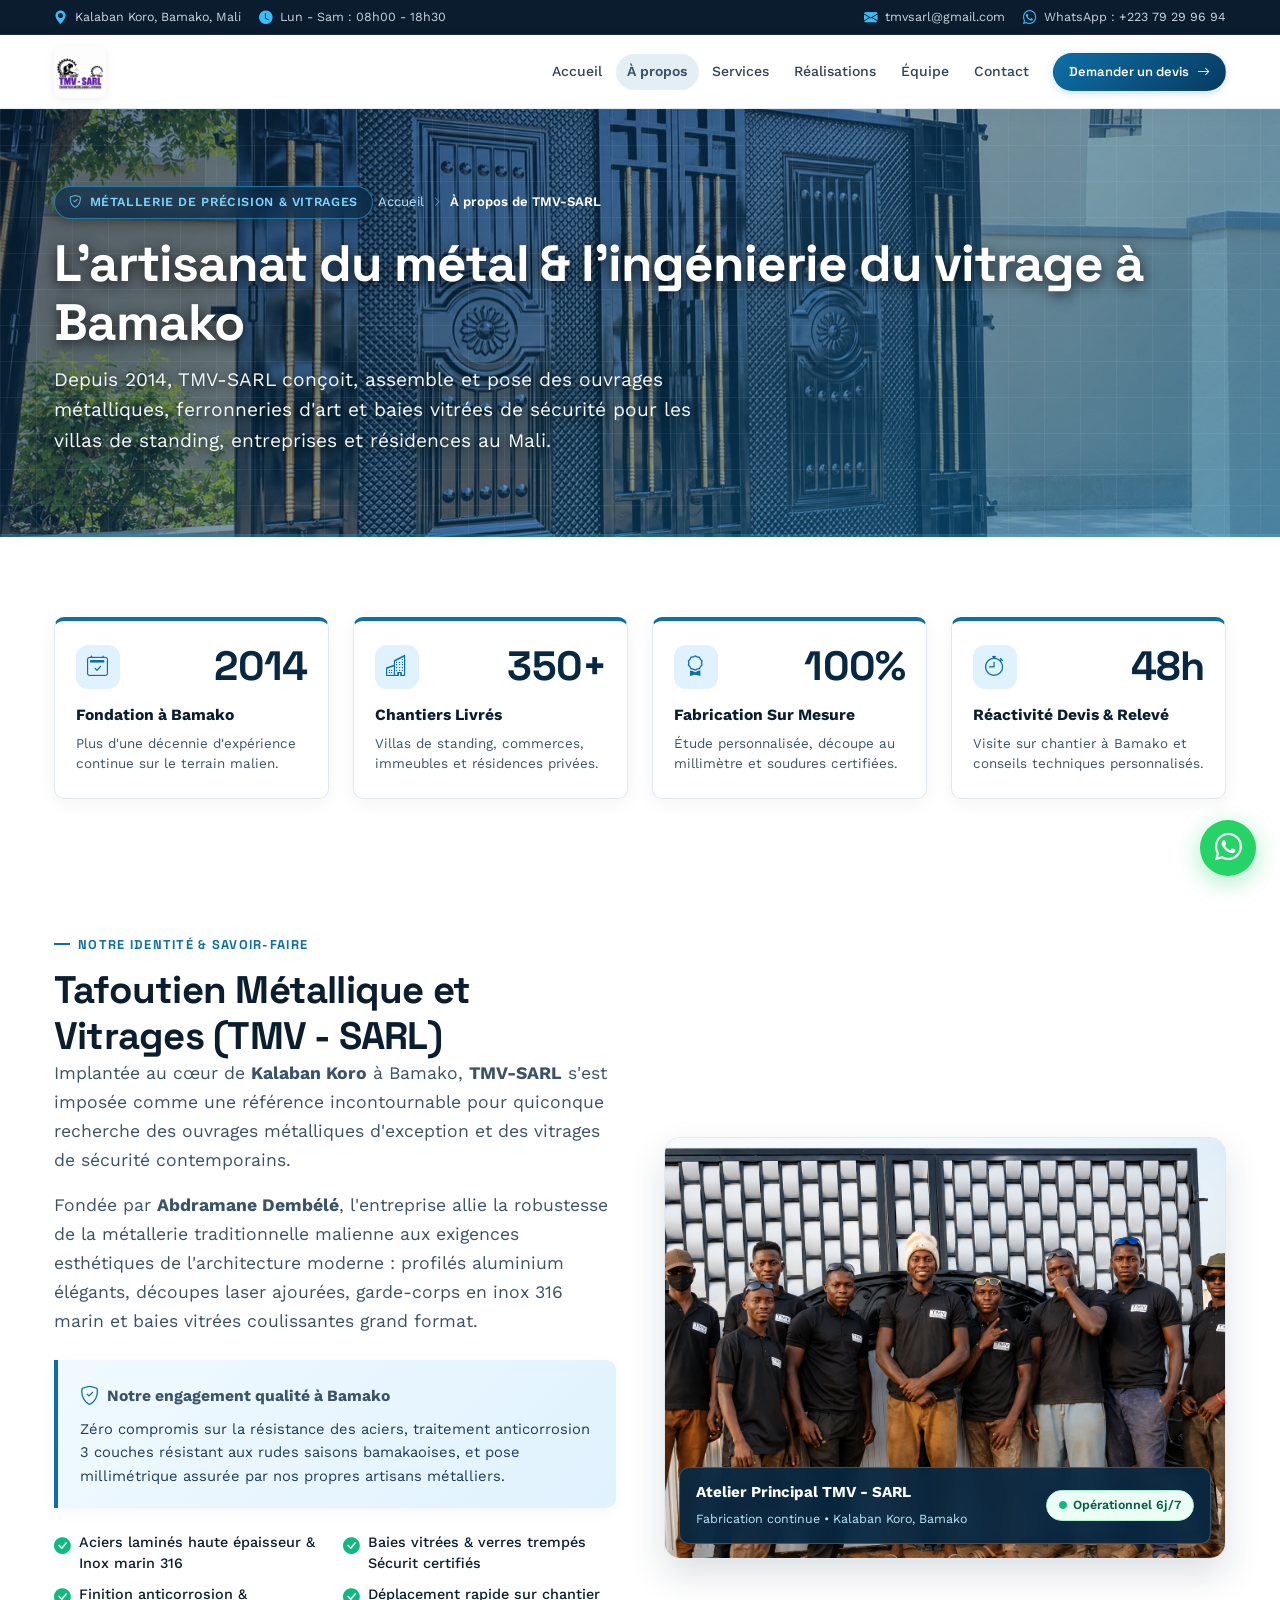
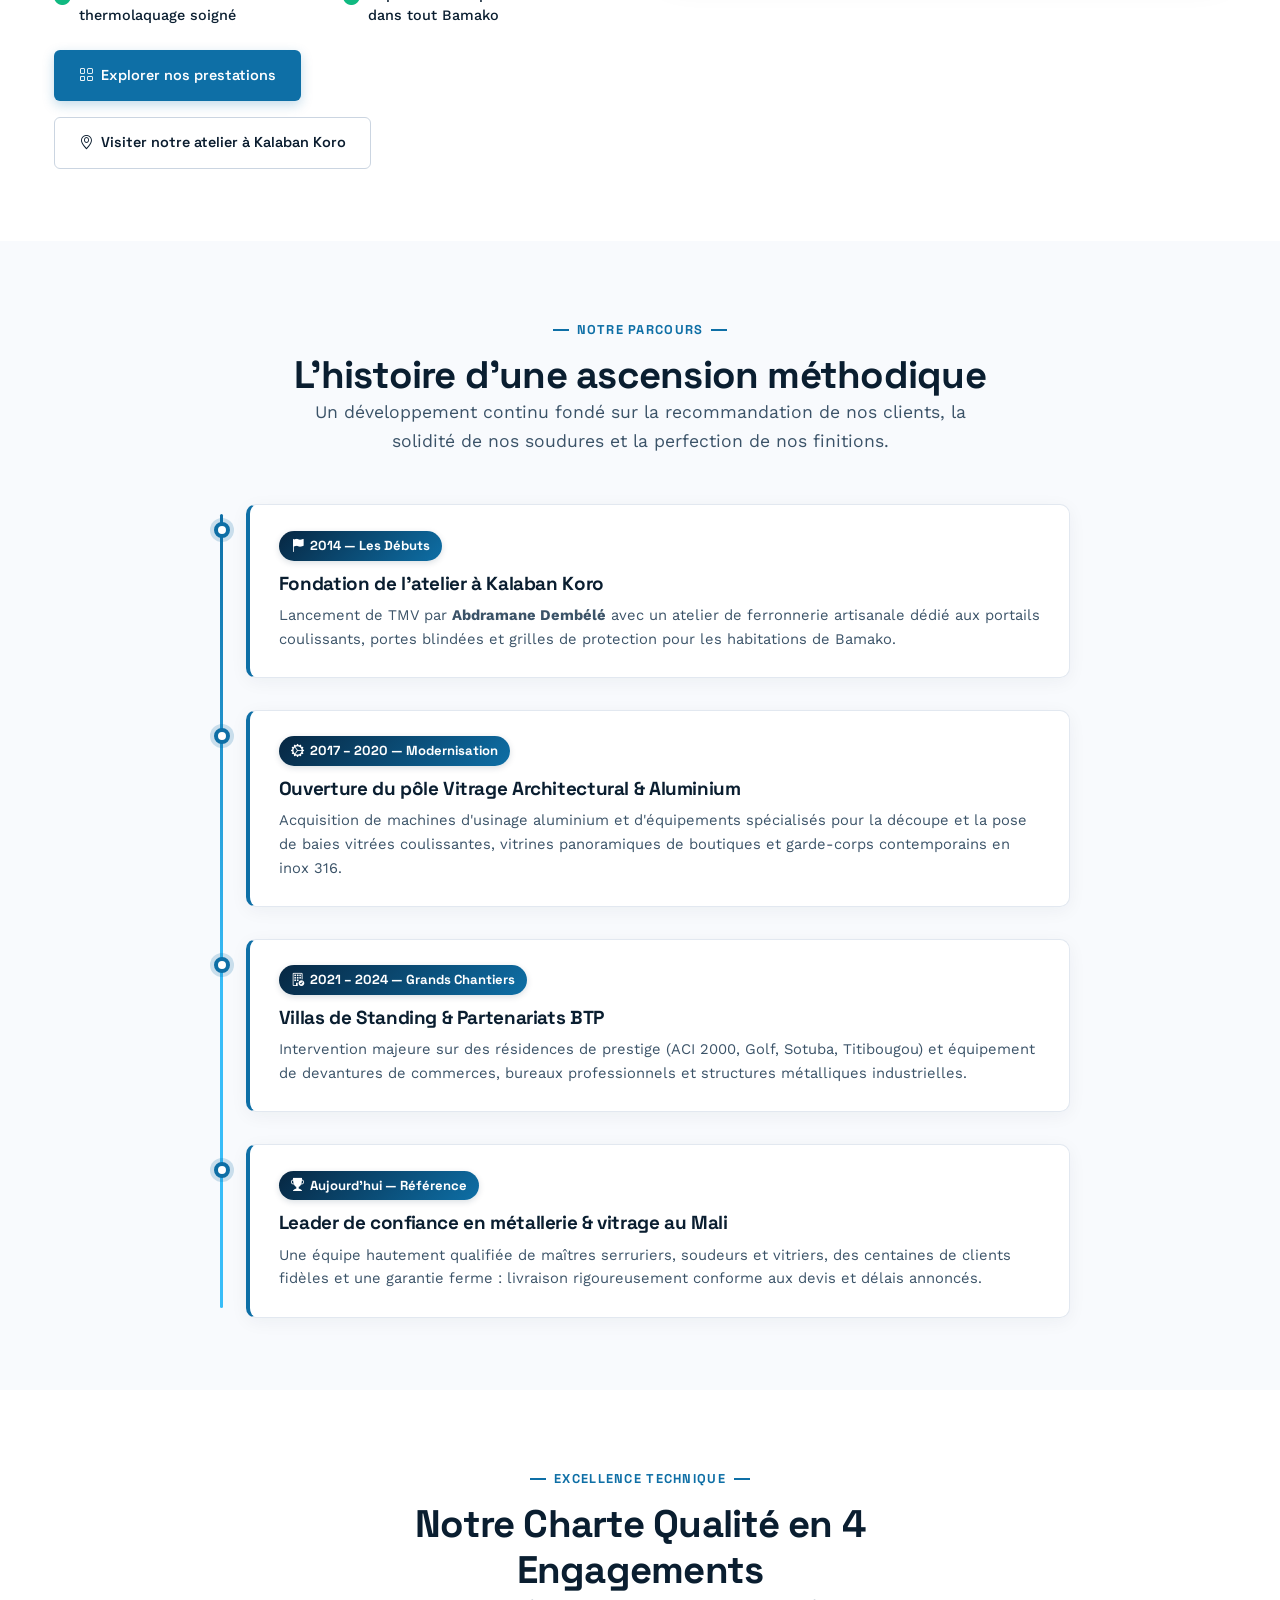
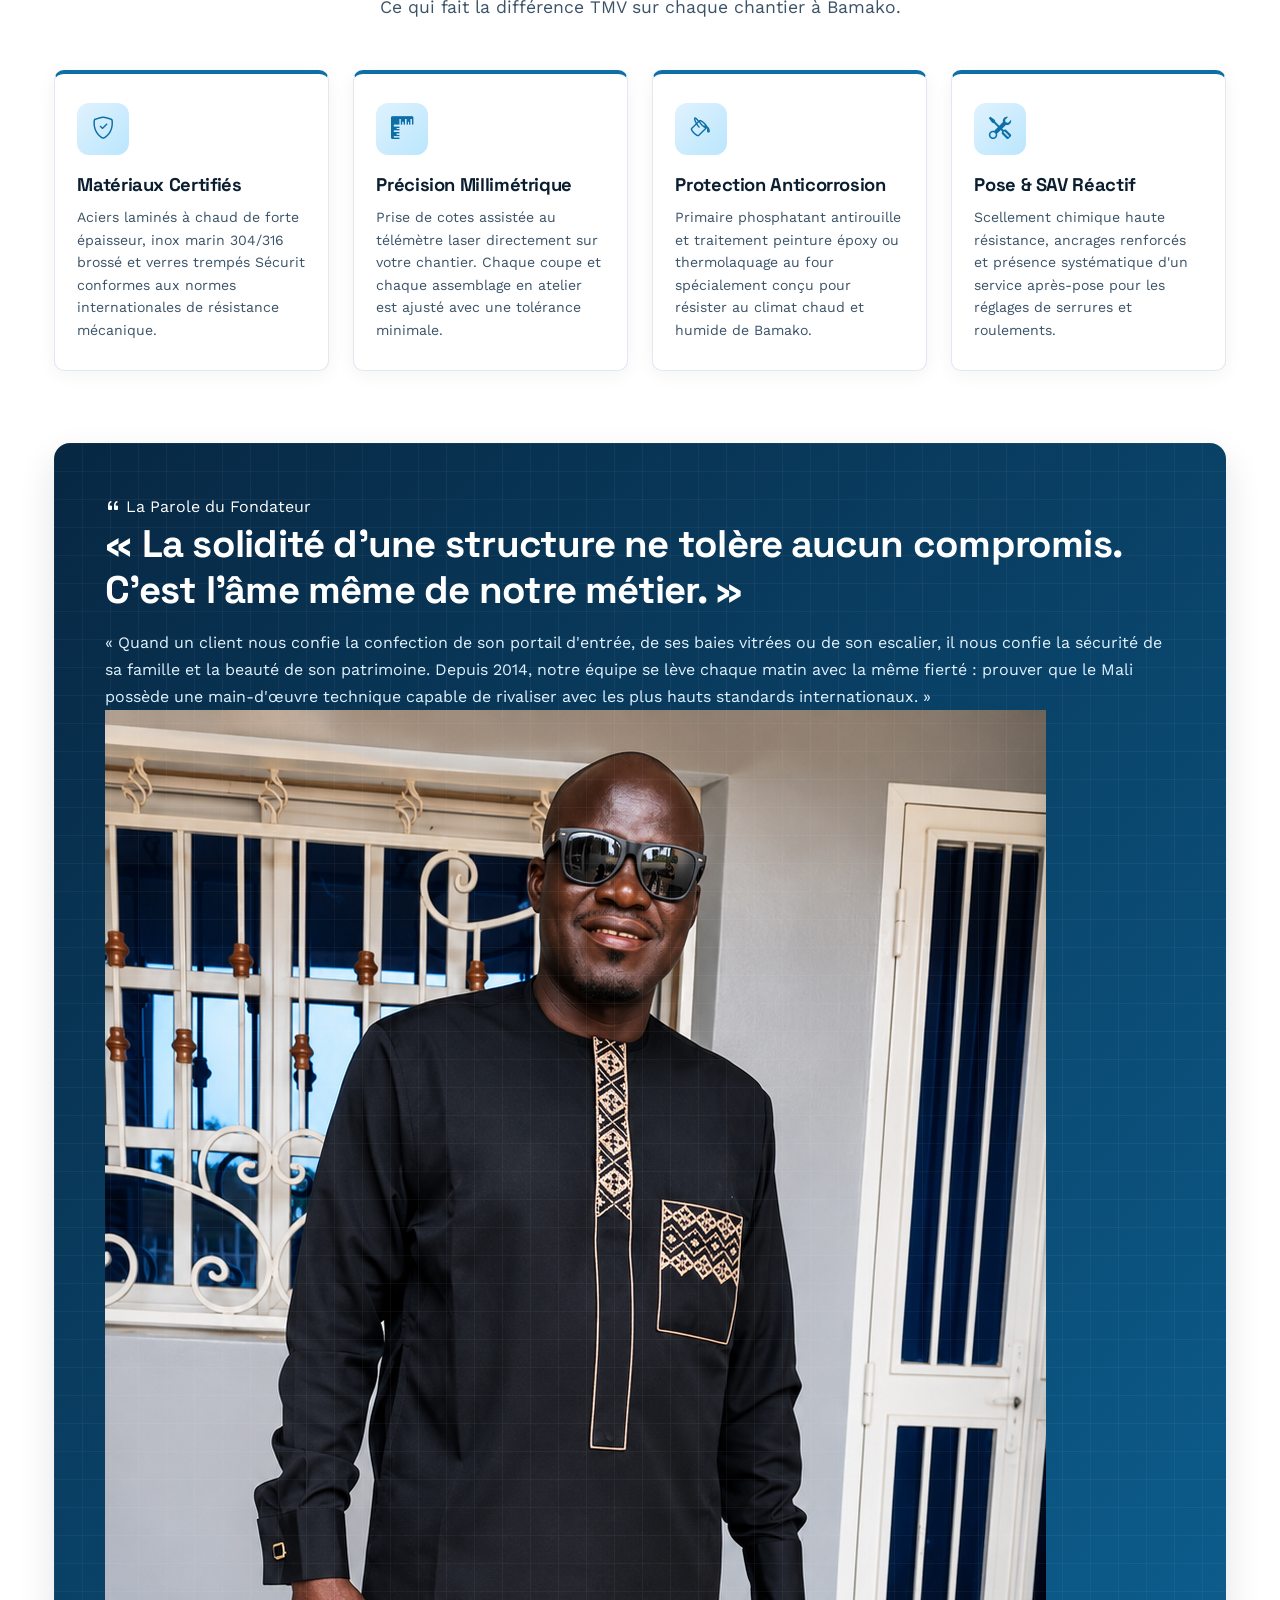
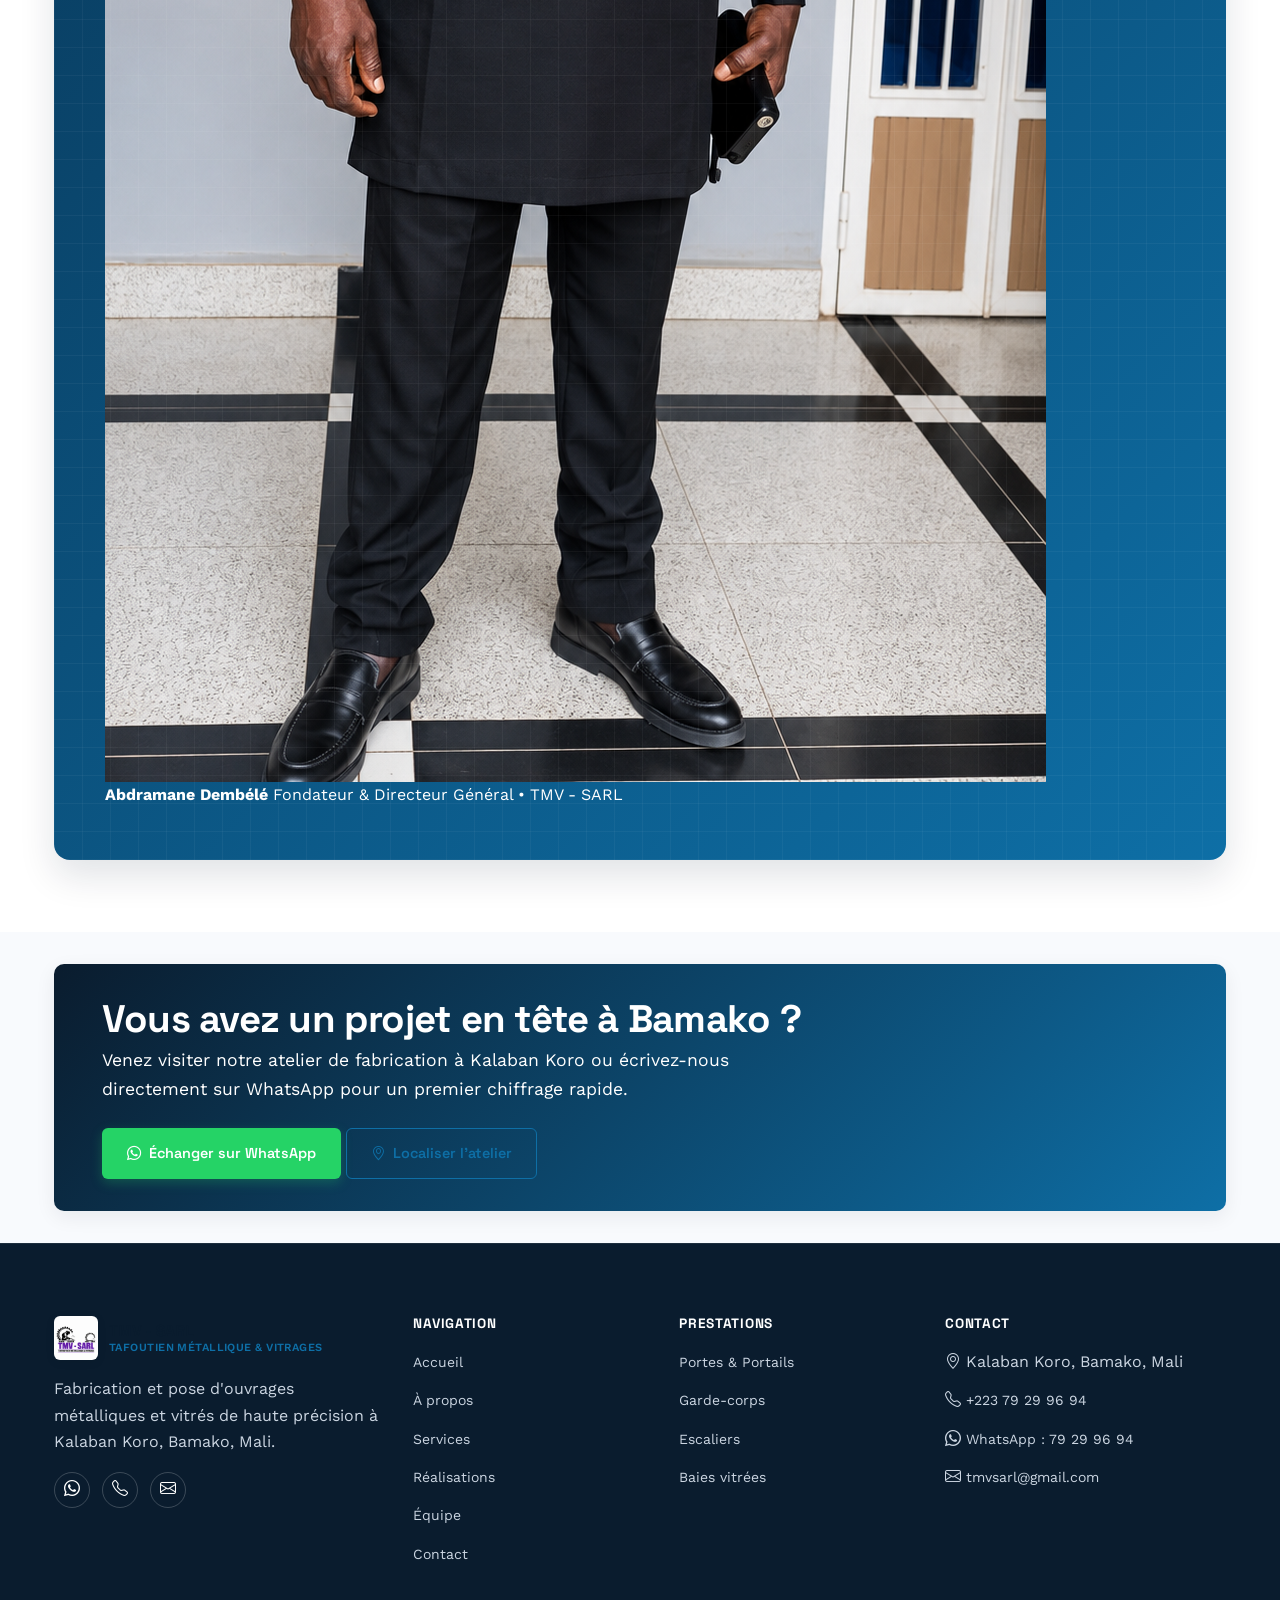
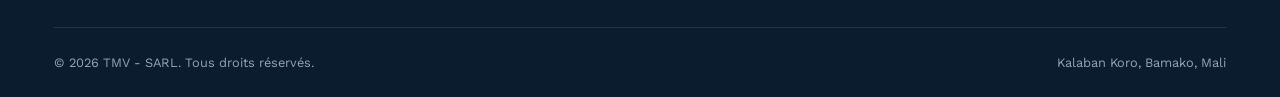
<file: a-propos.html>
<!DOCTYPE html>
<html lang="fr">
<head>
  <meta charset="UTF-8" />
  <meta name="viewport" content="width=device-width, initial-scale=1.0" />
  <title>À propos de TMV-SARL | Métallerie &amp; Vitrages Bamako</title>
  <meta name="description" content="Découvrez l'histoire, la mission, la vision et les engagements qualité de TMV-SARL, entreprise de métallerie et vitrage à Kalaban Koro, Bamako, Mali." />
  <meta name="keywords" content="histoire TMV SARL, métallerie Bamako, vitrage Kalaban Koro, Abdramane Dembélé Mali" />
  <link rel="preconnect" href="https://fonts.googleapis.com" />
  <link rel="preconnect" href="https://fonts.gstatic.com" crossorigin />
  <link href="https://fonts.googleapis.com/css2?family=Space+Grotesk:wght@500;600;700&family=Work+Sans:wght@400;500;600;700&display=swap" rel="stylesheet" />
  <link rel="icon" type="image/png" href="images/logo/logo.png" />
  <link rel="stylesheet" href="https://cdn.jsdelivr.net/npm/bootstrap-icons@1.11.3/font/bootstrap-icons.css" />
  <link rel="stylesheet" href="css/style.css" />
</head>
<body>

  <!-- ============ TOP BAR CORPORATE ============ -->
  <aside class="top-bar">
    <div class="container top-bar-wrap">
      <div style="display:flex;gap:18px;align-items:center;flex-wrap:wrap;">
        <span class="top-bar-item"><i class="bi bi-geo-alt-fill"></i> Kalaban Koro, Bamako, Mali</span>
        <span class="top-bar-item"><i class="bi bi-clock-fill"></i> Lun - Sam : 08h00 - 18h30</span>
      </div>
      <div style="display:flex;gap:18px;align-items:center;flex-wrap:wrap;">
        <span class="top-bar-item"><i class="bi bi-envelope-fill"></i> <a href="mailto:tmvsarl@gmail.com">tmvsarl@gmail.com</a></span>
        <span class="top-bar-item"><i class="bi bi-whatsapp"></i> <a href="https://wa.me/22379299694" target="_blank" rel="noopener">WhatsApp : +223 79 29 96 94</a></span>
      </div>
    </div>
  </aside>

  <header class="site-header">
    <div class="container nav-wrap">
      <a href="index.html" class="brand" aria-label="TMV - SARL Accueil">
        <img src="images/logo/logo.png" alt="Logo TMV - SARL" class="brand-logo" />
      </a>

      <div class="nav-primary">
        <nav class="nav-links" id="mainNav" aria-label="Navigation principale">
          <a href="index.html">Accueil</a>
          <a href="a-propos.html" aria-current="page">À propos</a>
          <a href="services.html">Services</a>
          <a href="realisations.html">Réalisations</a>
          <a href="equipe.html">Équipe</a>
          <a href="contact.html">Contact</a>

          <!-- Actions tiroir mobile -->
          <div class="nav-drawer-cta" style="display:none;">
            <a href="index.html#devis" class="btn btn-primary btn-block">
              <i class="bi bi-file-earmark-text"></i> Demander un devis gratuit
            </a>
            <a href="tel:+22379299694" class="btn btn-outline-dark btn-block">
              <i class="bi bi-telephone-fill"></i> Appeler : +223 79 29 96 94
            </a>
            <a href="https://wa.me/22379299694?text=Bonjour%20TMV,%20je%20souhaite%20un%20devis." target="_blank" rel="noopener" class="btn btn-whatsapp btn-block">
              <i class="bi bi-whatsapp"></i> Échanger sur WhatsApp
            </a>
          </div>
        </nav>
        <div class="nav-cta">
          <a href="index.html#devis" class="btn btn-primary">
            Demander un devis <i class="bi bi-arrow-right"></i>
          </a>
        </div>
        <button class="nav-toggle" aria-label="Ouvrir le menu" aria-expanded="false">
          <span></span><span></span><span></span>
        </button>
      </div>
    </div>
  </header>

  <main>
    <!-- ============ BANNIÈRE DE PAGE CORPORATE ============ -->
    <section class="page-banner">
      <div class="container">
        <span class="page-banner-badge"><i class="bi bi-shield-check"></i> Métallerie de Précision &amp; Vitrages</span>
        <p class="breadcrumb">
          <a href="index.html">Accueil</a> 
          <i class="bi bi-chevron-right" style="font-size:0.65rem;opacity:0.7;"></i> 
          <span class="current">À propos de TMV-SARL</span>
        </p>
        <h1>L'artisanat du métal &amp; l'ingénierie du vitrage à Bamako</h1>
        <p class="lede">Depuis 2014, TMV-SARL conçoit, assemble et pose des ouvrages métalliques, ferronneries d'art et baies vitrées de sécurité pour les villas de standing, entreprises et résidences au Mali.</p>
      </div>
    </section>

    <!-- ============ CHIFFRES CLÉS D'IMPACT ============ -->
    <section style="padding-top:var(--space-6);padding-bottom:var(--space-4);">
      <div class="container">
        <div class="stat-grid-corporate reveal">
          <div class="stat-card-corporate">
            <div class="stat-card-top">
              <span class="stat-icon"><i class="bi bi-calendar2-check"></i></span>
              <span class="stat-num">2014</span>
            </div>
            <strong>Fondation à Bamako</strong>
            <p>Plus d'une décennie d'expérience continue sur le terrain malien.</p>
          </div>
          <div class="stat-card-corporate">
            <div class="stat-card-top">
              <span class="stat-icon"><i class="bi bi-buildings"></i></span>
              <span class="stat-num">350+</span>
            </div>
            <strong>Chantiers Livrés</strong>
            <p>Villas de standing, commerces, immeubles et résidences privées.</p>
          </div>
          <div class="stat-card-corporate">
            <div class="stat-card-top">
              <span class="stat-icon"><i class="bi bi-award"></i></span>
              <span class="stat-num">100%</span>
            </div>
            <strong>Fabrication Sur Mesure</strong>
            <p>Étude personnalisée, découpe au millimètre et soudures certifiées.</p>
          </div>
          <div class="stat-card-corporate">
            <div class="stat-card-top">
              <span class="stat-icon"><i class="bi bi-stopwatch"></i></span>
              <span class="stat-num">48h</span>
            </div>
            <strong>Réactivité Devis &amp; Relevé</strong>
            <p>Visite sur chantier à Bamako et conseils techniques personnalisés.</p>
          </div>
        </div>
      </div>
    </section>

    <!-- ============ PRÉSENTATION & IDENTITÉ DE L'ENTREPRISE ============ -->
    <section>
      <div class="container split reveal">
        <div>
          <span class="eyebrow">Notre Identité &amp; Savoir-Faire</span>
          <h2>Tafoutien Métallique et Vitrages (TMV - SARL)</h2>
          <p class="lede">Implantée au cœur de <strong>Kalaban Koro</strong> à Bamako, <strong>TMV-SARL</strong> s'est imposée comme une référence incontournable pour quiconque recherche des ouvrages métalliques d'exception et des vitrages de sécurité contemporains.</p>
          <p class="lede" style="margin-top:var(--space-3);">Fondée par <strong>Abdramane Dembélé</strong>, l'entreprise allie la robustesse de la métallerie traditionnelle malienne aux exigences esthétiques de l'architecture moderne : profilés aluminium élégants, découpes laser ajourées, garde-corps en inox 316 marin et baies vitrées coulissantes grand format.</p>
          
          <div class="about-highlight-box">
            <div class="about-highlight-header">
              <i class="bi bi-shield-check"></i>
              <strong>Notre engagement qualité à Bamako</strong>
            </div>
            <p>Zéro compromis sur la résistance des aciers, traitement anticorrosion 3 couches résistant aux rudes saisons bamakaoises, et pose millimétrique assurée par nos propres artisans métalliers.</p>
          </div>

          <ul class="about-check-list">
            <li><i class="bi bi-check-circle-fill"></i> Aciers laminés haute épaisseur &amp; Inox marin 316</li>
            <li><i class="bi bi-check-circle-fill"></i> Baies vitrées &amp; verres trempés Sécurit certifiés</li>
            <li><i class="bi bi-check-circle-fill"></i> Finition anticorrosion &amp; thermolaquage soigné</li>
            <li><i class="bi bi-check-circle-fill"></i> Déplacement rapide sur chantier dans tout Bamako</li>
          </ul>

          <div class="about-actions">
            <a href="services.html" class="btn btn-primary">
              <i class="bi bi-grid"></i> Explorer nos prestations
            </a>
            <a href="contact.html" class="btn btn-outline-dark">
              <i class="bi bi-geo-alt"></i> Visiter notre atelier à Kalaban Koro
            </a>
          </div>
        </div>

        <div class="split-media">
          <div class="about-media-card">
            <img src="images/equipe/equipe.jpg" alt="L'atelier TMV à Kalaban Koro, Bamako" />
            <div class="about-media-badge">
              <div class="about-media-info">
                <strong>Atelier Principal TMV - SARL</strong>
                <span>Fabrication continue • Kalaban Koro, Bamako</span>
              </div>
              <span class="workshop-badge-pill"><i class="bi bi-circle-fill" style="font-size:0.5rem;color:#10B981;"></i> Opérationnel 6j/7</span>
            </div>
          </div>
        </div>
      </div>
    </section>

    <!-- ============ HISTORIQUE & DÉVELOPPEMENT MÉTHODIQUE ============ -->
    <section id="histoire" class="bg-soft">
      <div class="container">
        <div class="section-head center reveal">
          <span class="eyebrow">Notre Parcours</span>
          <h2>L'histoire d'une ascension méthodique</h2>
          <p class="lede" style="margin-inline:auto;">Un développement continu fondé sur la recommandation de nos clients, la solidité de nos soudures et la perfection de nos finitions.</p>
        </div>

        <div class="timeline-corporate reveal">
          <div class="timeline-node">
            <div class="timeline-card">
              <span class="timeline-date-pill"><i class="bi bi-flag-fill"></i> 2014 — Les Débuts</span>
              <h3>Fondation de l'atelier à Kalaban Koro</h3>
              <p>Lancement de TMV par <strong>Abdramane Dembélé</strong> avec un atelier de ferronnerie artisanale dédié aux portails coulissants, portes blindées et grilles de protection pour les habitations de Bamako.</p>
            </div>
          </div>

          <div class="timeline-node">
            <div class="timeline-card">
              <span class="timeline-date-pill"><i class="bi bi-gear-wide-connected"></i> 2017 – 2020 — Modernisation</span>
              <h3>Ouverture du pôle Vitrage Architectural &amp; Aluminium</h3>
              <p>Acquisition de machines d'usinage aluminium et d'équipements spécialisés pour la découpe et la pose de baies vitrées coulissantes, vitrines panoramiques de boutiques et garde-corps contemporains en inox 316.</p>
            </div>
          </div>

          <div class="timeline-node">
            <div class="timeline-card">
              <span class="timeline-date-pill"><i class="bi bi-building-check"></i> 2021 – 2024 — Grands Chantiers</span>
              <h3>Villas de Standing &amp; Partenariats BTP</h3>
              <p>Intervention majeure sur des résidences de prestige (ACI 2000, Golf, Sotuba, Titibougou) et équipement de devantures de commerces, bureaux professionnels et structures métalliques industrielles.</p>
            </div>
          </div>

          <div class="timeline-node">
            <div class="timeline-card">
              <span class="timeline-date-pill"><i class="bi bi-trophy-fill"></i> Aujourd'hui — Référence</span>
              <h3>Leader de confiance en métallerie &amp; vitrage au Mali</h3>
              <p>Une équipe hautement qualifiée de maîtres serruriers, soudeurs et vitriers, des centaines de clients fidèles et une garantie ferme : livraison rigoureusement conforme aux devis et délais annoncés.</p>
            </div>
          </div>
        </div>
      </div>
    </section>

    <!-- ============ LES 4 PILIERS DE LA CHARTE QUALITÉ TMV ============ -->
    <section class="quality-section">
      <div class="container">
        <div class="section-head center reveal">
          <span class="eyebrow">Excellence Technique</span>
          <h2>Notre Charte Qualité en 4 Engagements</h2>
          <p class="lede" style="margin-inline:auto;">Ce qui fait la différence TMV sur chaque chantier à Bamako.</p>
        </div>

        <div class="quality-grid reveal">
          <div class="value-card">
            <div class="card-icon"><i class="bi bi-shield-check"></i></div>
            <div class="value-card-body">
              <h3>Matériaux Certifiés</h3>
              <p>Aciers laminés à chaud de forte épaisseur, inox marin 304/316 brossé et verres trempés Sécurit conformes aux normes internationales de résistance mécanique.</p>
            </div>
          </div>

          <div class="value-card">
            <div class="card-icon"><i class="bi bi-rulers"></i></div>
            <div class="value-card-body">
              <h3>Précision Millimétrique</h3>
              <p>Prise de cotes assistée au télémètre laser directement sur votre chantier. Chaque coupe et chaque assemblage en atelier est ajusté avec une tolérance minimale.</p>
            </div>
          </div>

          <div class="value-card">
            <div class="card-icon"><i class="bi bi-paint-bucket"></i></div>
            <div class="value-card-body">
              <h3>Protection Anticorrosion</h3>
              <p>Primaire phosphatant antirouille et traitement peinture époxy ou thermolaquage au four spécialement conçu pour résister au climat chaud et humide de Bamako.</p>
            </div>
          </div>

          <div class="value-card">
            <div class="card-icon"><i class="bi bi-tools"></i></div>
            <div class="value-card-body">
              <h3>Pose &amp; SAV Réactif</h3>
              <p>Scellement chimique haute résistance, ancrages renforcés et présence systématique d'un service après-pose pour les réglages de serrures et roulements.</p>
            </div>
          </div>
        </div>
      </div>
    </section>

    <!-- ============ MANIFESTE DE LA DIRECTION ============ -->
    <section style="padding-top:0;">
      <div class="container">
        <div class="manifesto-box reveal">
          <div class="manifesto-inner">
            <span class="manifesto-badge">
              <i class="bi bi-quote"></i> La Parole du Fondateur
            </span>
            <h2>« La solidité d'une structure ne tolère aucun compromis. C'est l'âme même de notre métier. »</h2>
            <p>
              « Quand un client nous confie la confection de son portail d'entrée, de ses baies vitrées ou de son escalier, il nous confie la sécurité de sa famille et la beauté de son patrimoine. Depuis 2014, notre équipe se lève chaque matin avec la même fierté : prouver que le Mali possède une main-d'œuvre technique capable de rivaliser avec les plus hauts standards internationaux. »
            </p>
            <div class="manifesto-founder">
              <img src="images/dg.jpg" alt="Abdramane Dembélé — Fondateur TMV-SARL" class="founder-avatar" />
              <div class="founder-info">
                <strong>Abdramane Dembélé</strong>
                <span>Fondateur &amp; Directeur Général • TMV - SARL</span>
              </div>
            </div>
          </div>
        </div>
      </div>
    </section>

    <!-- ============ CTA BANNER ATELIER ============ -->
    <section class="section-tight bg-soft">
      <div class="container">
        <div class="cta-band reveal">
          <div>
            <h2>Vous avez un projet en tête à Bamako ?</h2>
            <p class="lede" style="color:var(--steel-200);margin-bottom:0;">Venez visiter notre atelier de fabrication à Kalaban Koro ou écrivez-nous directement sur WhatsApp pour un premier chiffrage rapide.</p>
          </div>
          <div class="cta-band-actions">
            <a href="https://wa.me/22379299694?text=Bonjour%20TMV,%20je%20souhaite%20un%20devis%20ou%20visiter%20votre%20atelier." target="_blank" rel="noopener" class="btn btn-whatsapp">
              <i class="bi bi-whatsapp"></i> Échanger sur WhatsApp
            </a>
            <a href="contact.html" class="btn btn-outline">
              <i class="bi bi-geo-alt"></i> Localiser l'atelier
            </a>
          </div>
        </div>
      </div>
    </section>
  </main>

  <footer class="site-footer">
    <div class="container">
      <div class="footer-grid">
        <div class="footer-brand">
          <a href="index.html" class="brand" style="margin-bottom:var(--space-3);display:flex;">
            <img src="images/logo/logo.png" alt="Logo TMV - SARL" class="brand-logo" />
            <span class="brand-text"><strong>TMV - SARL</strong><span>Tafoutien Métallique &amp; Vitrages</span></span>
          </a>
          <p>Fabrication et pose d'ouvrages métalliques et vitrés de haute précision à Kalaban Koro, Bamako, Mali.</p>
          <div class="social-row" aria-label="Réseaux sociaux">
            <a href="https://wa.me/22379299694" target="_blank" rel="noopener" aria-label="WhatsApp"><i class="bi bi-whatsapp"></i></a>
            <a href="tel:+22379299694" aria-label="Téléphone"><i class="bi bi-telephone"></i></a>
            <a href="mailto:tmvsarl@gmail.com" aria-label="Email"><i class="bi bi-envelope"></i></a>
          </div>
        </div>
        <div>
          <h4>Navigation</h4>
          <ul class="footer-links">
            <li><a href="index.html">Accueil</a></li>
            <li><a href="a-propos.html">À propos</a></li>
            <li><a href="services.html">Services</a></li>
            <li><a href="realisations.html">Réalisations</a></li>
            <li><a href="equipe.html">Équipe</a></li>
            <li><a href="contact.html">Contact</a></li>
          </ul>
        </div>
        <div>
          <h4>Prestations</h4>
          <ul class="footer-links">
            <li><a href="services.html#portes">Portes &amp; Portails</a></li>
            <li><a href="services.html#garde-corps">Garde-corps</a></li>
            <li><a href="services.html#escaliers">Escaliers</a></li>
            <li><a href="services.html#baies-vitrees">Baies vitrées</a></li>
          </ul>
        </div>
        <div>
          <h4>Contact</h4>
          <ul class="footer-links">
            <li><i class="bi bi-geo-alt"></i> Kalaban Koro, Bamako, Mali</li>
            <li><i class="bi bi-telephone"></i> <a href="tel:+22379299694">+223 79 29 96 94</a></li>
            <li><i class="bi bi-whatsapp"></i> <a href="https://wa.me/22379299694" target="_blank" rel="noopener">WhatsApp : 79 29 96 94</a></li>
            <li><i class="bi bi-envelope"></i> <a href="mailto:tmvsarl@gmail.com">tmvsarl@gmail.com</a></li>
          </ul>
        </div>
      </div>
      <div class="footer-bottom">
        <span>&copy; <span id="currentYear">2026</span> TMV - SARL. Tous droits réservés.</span>
        <span>Kalaban Koro, Bamako, Mali</span>
      </div>
    </div>
  </footer>

  <a href="https://wa.me/22379299694?text=Bonjour%20TMV,%20je%20souhaite%20des%20informations." class="whatsapp-float" id="whatsappFloat" target="_blank" rel="noopener" aria-label="Discuter sur WhatsApp" title="Discuter sur WhatsApp">
    <i class="bi bi-whatsapp"></i>
  </a>
  <button class="back-to-top" id="backToTop" aria-label="Retour en haut de page">
    <i class="bi bi-arrow-up"></i>
  </button>

  <!-- ============ BARRE DE NAVIGATION MOBILE APPLE ============ -->
  <nav class="apple-tab-bar" aria-label="Navigation mobile principale">
    <div class="apple-tab-nav">
      <a href="index.html" class="apple-tab-item">
        <i class="bi bi-house-door-fill apple-tab-icon"></i>
        <span class="apple-tab-label">Accueil</span>
      </a>
      <a href="services.html" class="apple-tab-item">
        <i class="bi bi-tools apple-tab-icon"></i>
        <span class="apple-tab-label">Services</span>
      </a>
      <a href="index.html#devis" class="apple-tab-item tab-highlight" title="Demander une estimation">
        <div class="tab-highlight-bubble">
          <i class="bi bi-file-earmark-text-fill"></i>
        </div>
        <span class="apple-tab-label">Devis</span>
      </a>
      <a href="realisations.html" class="apple-tab-item">
        <i class="bi bi-images apple-tab-icon"></i>
        <span class="apple-tab-label">Projets</span>
      </a>
      <a href="https://wa.me/22379299694?text=Bonjour%20TMV,%20je%20souhaite%20des%20informations." target="_blank" rel="noopener" class="apple-tab-item tab-whatsapp" title="Discuter sur WhatsApp">
        <i class="bi bi-whatsapp apple-tab-icon"></i>
        <span class="apple-tab-label">WhatsApp</span>
      </a>
    </div>
  </nav>

  <script src="js/script.js"></script>
</body>
</html>
</file>
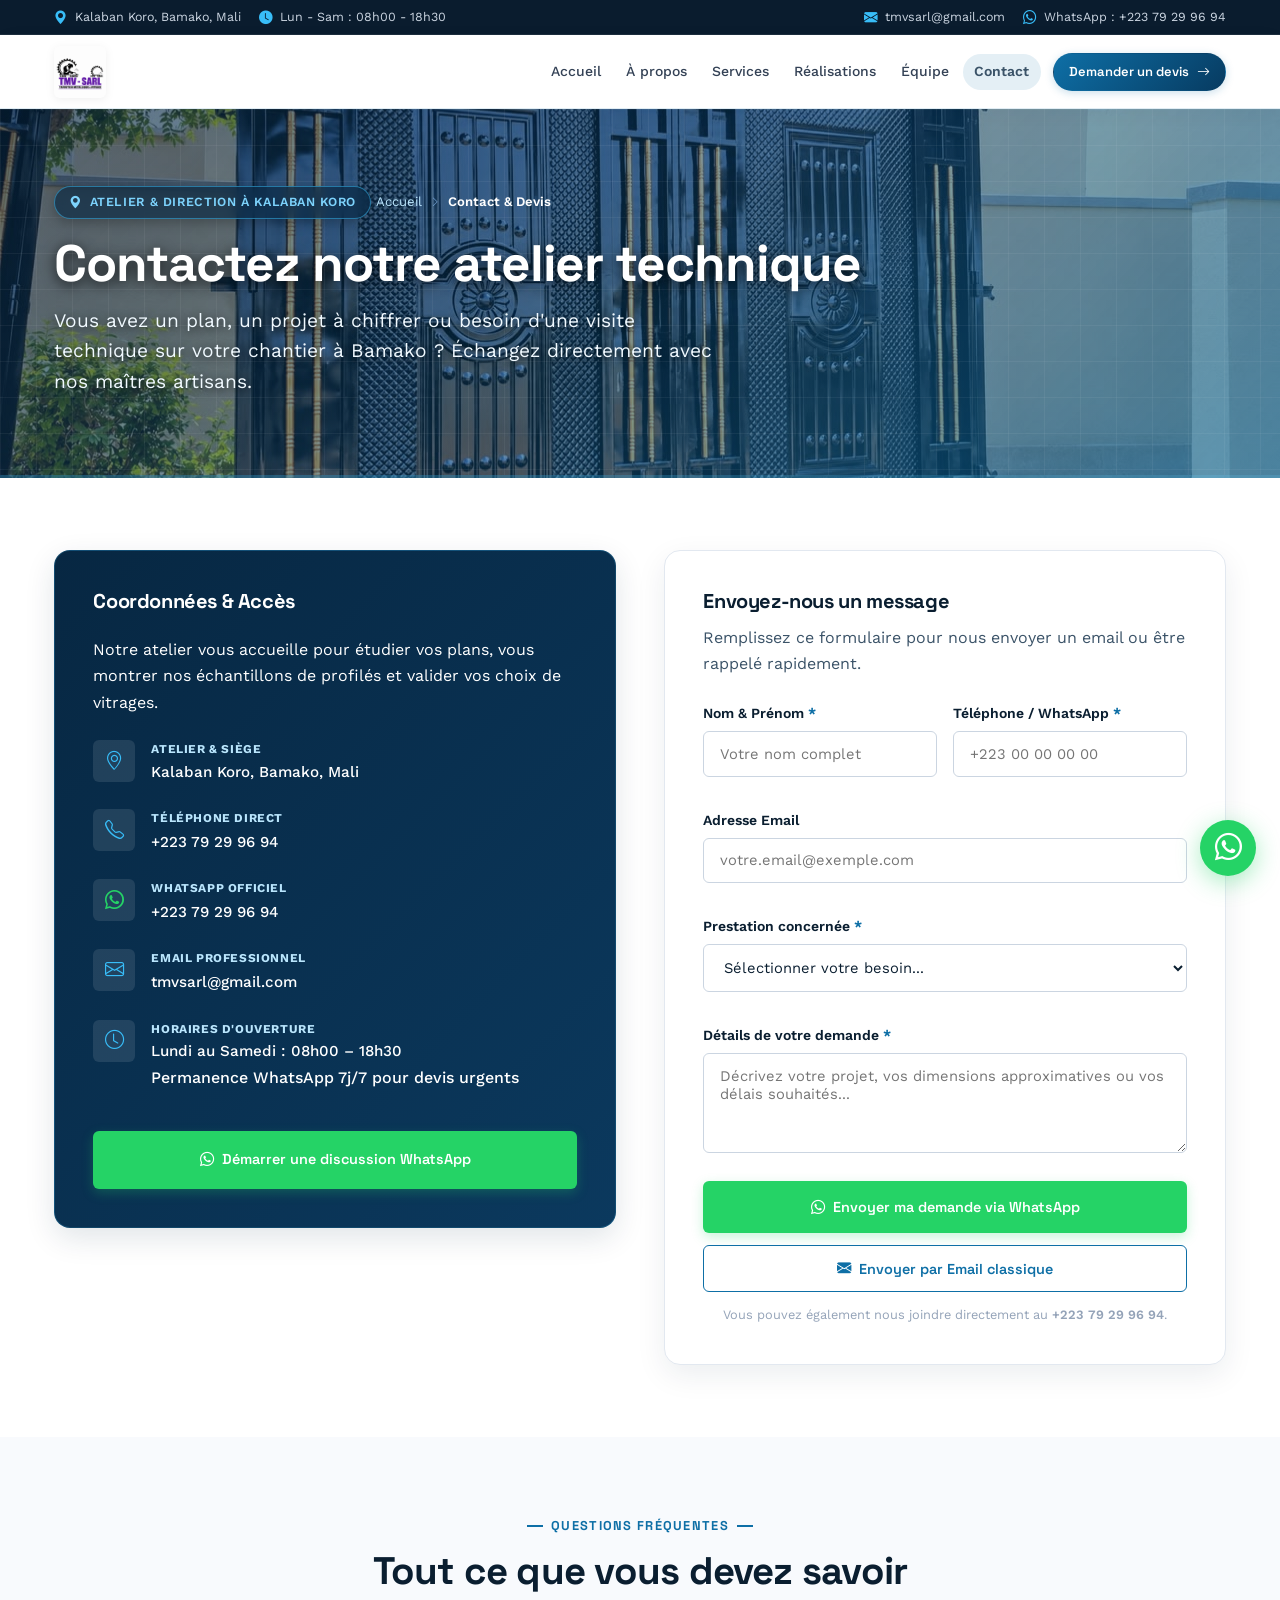
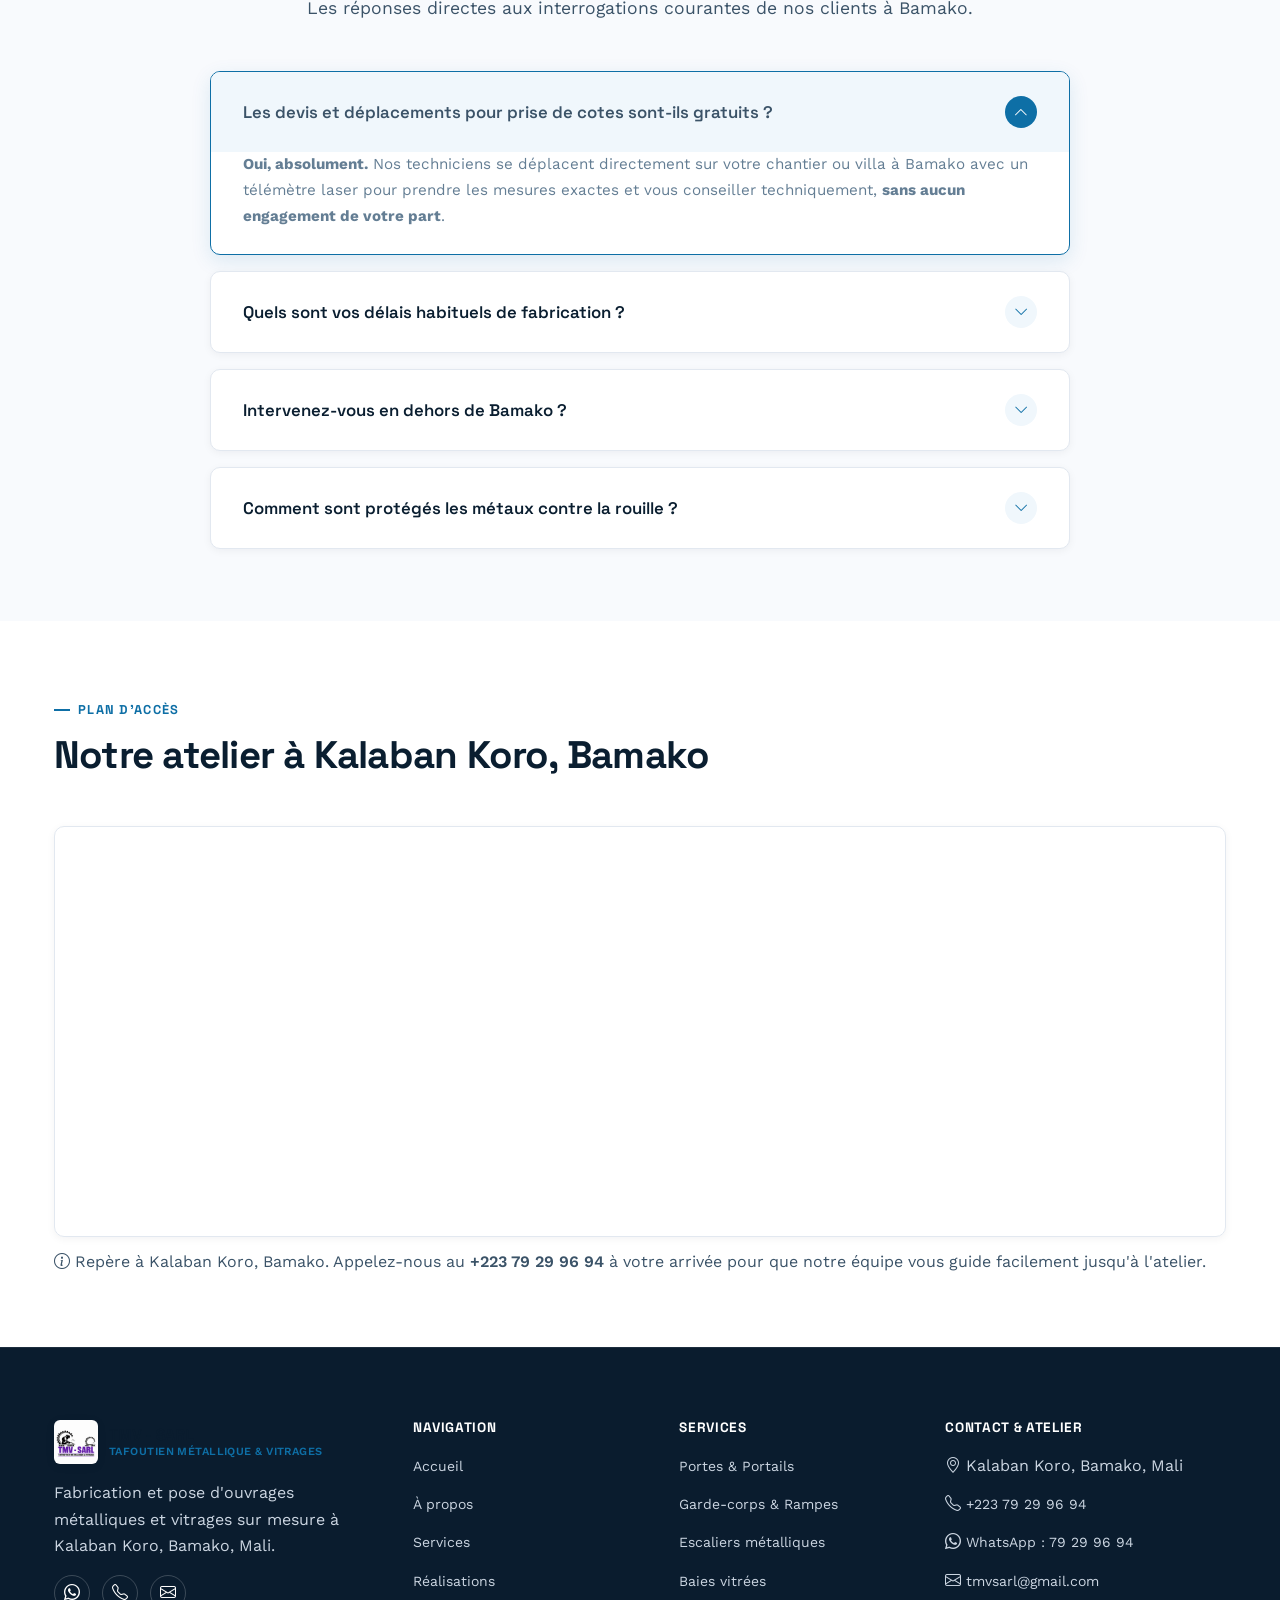
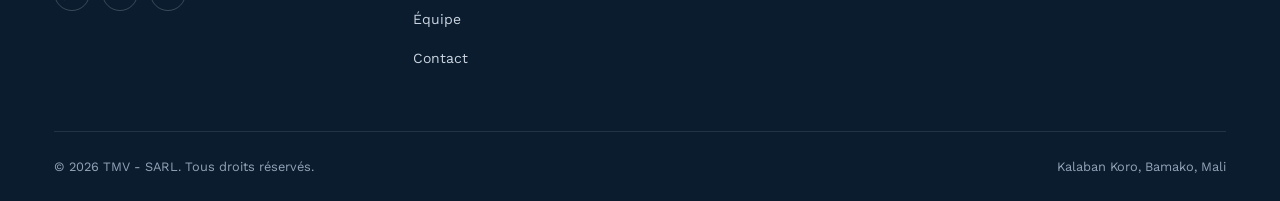
<file: contact.html>
<!DOCTYPE html>
<html lang="fr">
<head>
  <meta charset="UTF-8" />
  <meta name="viewport" content="width=device-width, initial-scale=1.0" />
  <title>Contact &amp; Localisation | TMV-SARL Bamako</title>
  <meta name="description" content="Contactez TMV-SARL à Kalaban Koro, Bamako : WhatsApp +223 79 29 96 94, téléphone direct, email tmvsarl@gmail.com ou plan d'accès à notre atelier." />
  <meta name="keywords" content="contact métallerie Bamako, adresse TMV Kalaban Koro, WhatsApp métallerie Mali, numéro soudeur Bamako" />
  <link rel="preconnect" href="https://fonts.googleapis.com" />
  <link rel="preconnect" href="https://fonts.gstatic.com" crossorigin />
  <link href="https://fonts.googleapis.com/css2?family=Space+Grotesk:wght@500;600;700&family=Work+Sans:wght@400;500;600;700&display=swap" rel="stylesheet" />
  <link rel="stylesheet" href="https://cdn.jsdelivr.net/npm/bootstrap-icons@1.11.3/font/bootstrap-icons.css" />
  <link rel="stylesheet" href="css/style.css" />
  <script type="application/ld+json">
  {
    "@context": "https://schema.org",
    "@type": "HomeAndConstructionBusiness",
    "name": "Tafoutien Métallique & Vitrages (TMV - SARL)",
    "image": "images/logo/logo.png",
    "telephone": "+22379299694",
    "email": "tmvsarl@gmail.com",
    "address": {
      "@type": "PostalAddress",
      "streetAddress": "Kalaban Koro",
      "addressLocality": "Bamako",
      "addressCountry": "ML"
    },
    "openingHours": "Mo-Sa 08:00-18:30"
  }
  </script>
</head>
<body>

  <!-- ============ TOP BAR CORPORATE ============ -->
  <aside class="top-bar">
    <div class="container top-bar-wrap">
      <div style="display:flex;gap:18px;align-items:center;flex-wrap:wrap;">
        <span class="top-bar-item"><i class="bi bi-geo-alt-fill"></i> Kalaban Koro, Bamako, Mali</span>
        <span class="top-bar-item"><i class="bi bi-clock-fill"></i> Lun - Sam : 08h00 - 18h30</span>
      </div>
      <div style="display:flex;gap:18px;align-items:center;flex-wrap:wrap;">
        <span class="top-bar-item"><i class="bi bi-envelope-fill"></i> <a href="mailto:tmvsarl@gmail.com">tmvsarl@gmail.com</a></span>
        <span class="top-bar-item"><i class="bi bi-whatsapp"></i> <a href="https://wa.me/22379299694" target="_blank" rel="noopener">WhatsApp : +223 79 29 96 94</a></span>
      </div>
    </div>
  </aside>

  <header class="site-header">
    <div class="container nav-wrap">
      <a href="index.html" class="brand" aria-label="TMV - SARL Accueil">
        <img src="images/logo/logo.png" alt="Logo TMV - SARL" class="brand-logo" />
      </a>

      <div class="nav-primary">
        <nav class="nav-links" id="mainNav" aria-label="Navigation principale">
          <a href="index.html">Accueil</a>
          <a href="a-propos.html">À propos</a>
          <a href="services.html">Services</a>
          <a href="realisations.html">Réalisations</a>
          <a href="equipe.html">Équipe</a>
          <a href="contact.html" aria-current="page">Contact</a>

          <!-- Actions tiroir mobile -->
          <div class="nav-drawer-cta" style="display:none;">
            <a href="index.html#devis" class="btn btn-primary btn-block">
              <i class="bi bi-file-earmark-text"></i> Demander un devis gratuit
            </a>
            <a href="tel:+22379299694" class="btn btn-outline-dark btn-block">
              <i class="bi bi-telephone-fill"></i> Appeler : +223 79 29 96 94
            </a>
            <a href="https://wa.me/22379299694?text=Bonjour%20TMV,%20je%20souhaite%20un%20devis." target="_blank" rel="noopener" class="btn btn-whatsapp btn-block">
              <i class="bi bi-whatsapp"></i> Échanger sur WhatsApp
            </a>
          </div>
        </nav>
        <div class="nav-cta">
          <a href="index.html#devis" class="btn btn-primary">
            Demander un devis <i class="bi bi-arrow-right"></i>
          </a>
        </div>
        <button class="nav-toggle" aria-label="Ouvrir le menu" aria-expanded="false">
          <span></span><span></span><span></span>
        </button>
      </div>
    </div>
  </header>

  <main>
    <section class="page-banner">
      <div class="container">
        <span class="page-banner-badge"><i class="bi bi-geo-alt-fill"></i> Atelier &amp; Direction à Kalaban Koro</span>
        <p class="breadcrumb">
          <a href="index.html">Accueil</a> 
          <i class="bi bi-chevron-right" style="font-size:0.65rem;opacity:0.7;"></i> 
          <span class="current">Contact &amp; Devis</span>
        </p>
        <h1>Contactez notre atelier technique</h1>
        <p class="lede">Vous avez un plan, un projet à chiffrer ou besoin d'une visite technique sur votre chantier à Bamako ? Échangez directement avec nos maîtres artisans.</p>
      </div>
    </section>

    <section>
      <div class="container grid grid-2 reveal" style="align-items:flex-start;gap:var(--space-6);">

        <!-- COORDONNÉES OFFICIELLES -->
        <div class="contact-info-card">
          <h3 style="color:#fff;">Coordonnées &amp; Accès</h3>
          <p style="color:var(--steel-200);font-size:var(--fs-sm);">Notre atelier vous accueille pour étudier vos plans, vous montrer nos échantillons de profilés et valider vos choix de vitrages.</p>

          <div class="info-row">
            <span class="ico"><i class="bi bi-geo-alt"></i></span>
            <div>
              <strong>Atelier &amp; Siège</strong>
              <p>Kalaban Koro, Bamako, Mali</p>
            </div>
          </div>

          <div class="info-row">
            <span class="ico"><i class="bi bi-telephone"></i></span>
            <div>
              <strong>Téléphone Direct</strong>
              <a href="tel:+22379299694">+223 79 29 96 94</a>
            </div>
          </div>

          <div class="info-row">
            <span class="ico" style="color:var(--whatsapp);"><i class="bi bi-whatsapp"></i></span>
            <div>
              <strong>WhatsApp Officiel</strong>
              <a href="https://wa.me/22379299694" target="_blank" rel="noopener">+223 79 29 96 94</a>
            </div>
          </div>

          <div class="info-row">
            <span class="ico"><i class="bi bi-envelope"></i></span>
            <div>
              <strong>Email Professionnel</strong>
              <a href="mailto:tmvsarl@gmail.com">tmvsarl@gmail.com</a>
            </div>
          </div>

          <div class="info-row">
            <span class="ico"><i class="bi bi-clock"></i></span>
            <div>
              <strong>Horaires d'Ouverture</strong>
              <p>Lundi au Samedi : 08h00 – 18h30</p>
              <p style="font-size:var(--fs-xs);color:var(--steel-300);">Permanence WhatsApp 7j/7 pour devis urgents</p>
            </div>
          </div>

          <a href="https://wa.me/22379299694?text=Bonjour%20TMV,%20je%20souhaite%20un%20renseignement%20ou%20un%20devis." target="_blank" rel="noopener" class="btn btn-whatsapp btn-block" style="margin-top:var(--space-3);padding:1rem;">
            <i class="bi bi-whatsapp"></i> Démarrer une discussion WhatsApp
          </a>
        </div>

        <!-- FORMULAIRE RAPIDE -->
        <div class="form-card">
          <h3 style="margin-bottom:var(--space-2);">Envoyez-nous un message</h3>
          <p class="lede" style="margin-bottom:var(--space-4);font-size:var(--fs-sm);">Remplissez ce formulaire pour nous envoyer un email ou être rappelé rapidement.</p>

          <form id="contactForm" novalidate>
            <div class="form-grid">
              <div class="field">
                <label for="contactNom">Nom &amp; Prénom <span class="req">*</span></label>
                <input type="text" id="contactNom" name="nom" required placeholder="Votre nom complet" />
                <span class="error-msg">Veuillez indiquer votre nom.</span>
              </div>
              <div class="field">
                <label for="contactTel">Téléphone / WhatsApp <span class="req">*</span></label>
                <input type="tel" id="contactTel" name="telephone" required placeholder="+223 00 00 00 00" />
                <span class="error-msg">Numéro de téléphone requis.</span>
              </div>
              <div class="field full">
                <label for="contactEmailInput">Adresse Email</label>
                <input type="email" id="contactEmailInput" name="email" placeholder="votre.email@exemple.com" />
                <span class="error-msg">Adresse email invalide.</span>
              </div>
              <div class="field full">
                <label for="contactService">Prestation concernée <span class="req">*</span></label>
                <select id="contactService" name="service" required>
                  <option value="">Sélectionner votre besoin...</option>
                  <option>Portail métallique / clôture</option>
                  <option>Porte blindée de sécurité</option>
                  <option>Garde-corps &amp; rampe inox/verre</option>
                  <option>Escalier métallique</option>
                  <option>Baie vitrée coulissante</option>
                  <option>Vitrage &amp; miroiterie</option>
                  <option>Vitrine commerciale / devanture</option>
                  <option>Charpente &amp; structure métallique</option>
                  <option>Autre demande</option>
                </select>
                <span class="error-msg">Veuillez choisir un service.</span>
              </div>
              <div class="field full">
                <label for="contactMessage">Détails de votre demande <span class="req">*</span></label>
                <textarea id="contactMessage" name="message" required placeholder="Décrivez votre projet, vos dimensions approximatives ou vos délais souhaités..."></textarea>
                <span class="error-msg">Veuillez rédiger votre message.</span>
              </div>
            </div>
            <div style="display:flex;flex-direction:column;gap:var(--space-2);margin-top:var(--space-2);">
              <button type="button" id="btnContactWhatsApp" class="btn btn-whatsapp btn-block" style="padding:1rem;">
                <i class="bi bi-whatsapp"></i> Envoyer ma demande via WhatsApp
              </button>
              <button type="submit" id="btnContactEmail" class="btn btn-outline btn-block" style="padding:0.85rem;font-size:0.9rem;">
                <i class="bi bi-envelope-fill"></i> Envoyer par Email classique
              </button>
            </div>
            <p style="font-size:0.8rem;color:var(--grey-400);text-align:center;margin-top:var(--space-2);">
              Vous pouvez également nous joindre directement au <a href="tel:+22379299694" style="color:var(--accent-cyan);font-weight:600;">+223 79 29 96 94</a>.
            </p>
          </form>
        </div>
      </div>
    </section>

    <!-- FOIRE AUX QUESTIONS (FAQ) -->
    <section class="bg-soft">
      <div class="container">
        <div class="section-head center reveal">
          <span class="eyebrow">Questions Fréquentes</span>
          <h2>Tout ce que vous devez savoir</h2>
          <p class="lede" style="margin-inline:auto;">Les réponses directes aux interrogations courantes de nos clients à Bamako.</p>
        </div>

        <div class="faq-grid reveal">
          <div class="faq-item is-open">
            <button class="faq-question" type="button" aria-expanded="true">
              <span>Les devis et déplacements pour prise de cotes sont-ils gratuits ?</span>
              <span class="faq-icon"><i class="bi bi-chevron-down"></i></span>
            </button>
            <div class="faq-answer">
              <div class="faq-answer-inner">
                <p><strong>Oui, absolument.</strong> Nos techniciens se déplacent directement sur votre chantier ou villa à Bamako avec un télémètre laser pour prendre les mesures exactes et vous conseiller techniquement, <strong>sans aucun engagement de votre part</strong>.</p>
              </div>
            </div>
          </div>

          <div class="faq-item">
            <button class="faq-question" type="button" aria-expanded="false">
              <span>Quels sont vos délais habituels de fabrication ?</span>
              <span class="faq-icon"><i class="bi bi-chevron-down"></i></span>
            </button>
            <div class="faq-answer">
              <div class="faq-answer-inner">
                <p>Selon l'envergure du projet, un portail ajouré découpé au laser ou des garde-corps nécessitent généralement <strong>7 à 10 jours ouvrés</strong> en atelier. Pour des chantiers complets (villa entière avec fenêtres, baies et portail), un planning de livraison étape par étape est validé dès la commande.</p>
              </div>
            </div>
          </div>

          <div class="faq-item">
            <button class="faq-question" type="button" aria-expanded="false">
              <span>Intervenez-vous en dehors de Bamako ?</span>
              <span class="faq-icon"><i class="bi bi-chevron-down"></i></span>
            </button>
            <div class="faq-answer">
              <div class="faq-answer-inner">
                <p><strong>Oui.</strong> Nous assurons régulièrement des livraisons et installations dans les localités environnantes (Kati, Koulikoro, Sanankoroba, Baguinéda) et partout au Mali pour les chantiers résidentiels ou industriels de grande envergure.</p>
              </div>
            </div>
          </div>

          <div class="faq-item">
            <button class="faq-question" type="button" aria-expanded="false">
              <span>Comment sont protégés les métaux contre la rouille ?</span>
              <span class="faq-icon"><i class="bi bi-chevron-down"></i></span>
            </button>
            <div class="faq-answer">
              <div class="faq-answer-inner">
                <p>Tous nos aciers reçoivent un <strong>primaire phosphatant antirouille haute adhérence</strong> suivi d'une peinture laquée de finition ou d'un thermolaquage au four, spécialement formulé pour résister aux fortes chaleurs et aux pluies d'hivernage.</p>
              </div>
            </div>
          </div>
        </div>
      </div>
    </section>

    <!-- LOCALISATION CARTE -->
    <section>
      <div class="container reveal">
        <div class="section-head">
          <span class="eyebrow">Plan d'Accès</span>
          <h2>Notre atelier à Kalaban Koro, Bamako</h2>
        </div>
        <div class="map-frame">
          <iframe
            title="Localisation TMV-SARL — Kalaban Koro, Bamako, Mali"
            src="https://www.google.com/maps?q=Kalaban%20Koro,%20Bamako,%20Mali&output=embed"
            width="100%" height="400" style="border:0;" loading="lazy"
            referrerpolicy="no-referrer-when-downgrade">
          </iframe>
        </div>
        <p class="hint" style="margin-top:var(--space-2);color:var(--grey-500);font-size:var(--fs-sm);">
          <i class="bi bi-info-circle"></i> Repère à Kalaban Koro, Bamako. Appelez-nous au <a href="tel:+22379299694" style="font-weight:600;color:var(--navy-900);">+223 79 29 96 94</a> à votre arrivée pour que notre équipe vous guide facilement jusqu'à l'atelier.
        </p>
      </div>
    </section>
  </main>

  <footer class="site-footer">
    <div class="container">
      <div class="footer-grid">
        <div class="footer-brand">
          <a href="index.html" class="brand" style="margin-bottom:var(--space-3);display:flex;">
            <img src="images/logo/logo.png" alt="Logo TMV - SARL" class="brand-logo" />
            <span class="brand-text"><strong>TMV - SARL</strong><span>Tafoutien Métallique &amp; Vitrages</span></span>
          </a>
          <p>Fabrication et pose d'ouvrages métalliques et vitrages sur mesure à Kalaban Koro, Bamako, Mali.</p>
          <div class="social-row" aria-label="Réseaux sociaux">
            <a href="https://wa.me/22379299694" target="_blank" rel="noopener" aria-label="WhatsApp"><i class="bi bi-whatsapp"></i></a>
            <a href="tel:+22379299694" aria-label="Téléphone"><i class="bi bi-telephone"></i></a>
            <a href="mailto:tmvsarl@gmail.com" aria-label="Email"><i class="bi bi-envelope"></i></a>
          </div>
        </div>
        <div>
          <h4>Navigation</h4>
          <ul class="footer-links">
            <li><a href="index.html">Accueil</a></li>
            <li><a href="a-propos.html">À propos</a></li>
            <li><a href="services.html">Services</a></li>
            <li><a href="realisations.html">Réalisations</a></li>
            <li><a href="equipe.html">Équipe</a></li>
            <li><a href="contact.html">Contact</a></li>
          </ul>
        </div>
        <div>
          <h4>Services</h4>
          <ul class="footer-links">
            <li><a href="services.html#portes">Portes &amp; Portails</a></li>
            <li><a href="services.html#garde-corps">Garde-corps &amp; Rampes</a></li>
            <li><a href="services.html#escaliers">Escaliers métalliques</a></li>
            <li><a href="services.html#baies-vitrees">Baies vitrées</a></li>
          </ul>
        </div>
        <div>
          <h4>Contact &amp; Atelier</h4>
          <ul class="footer-links">
            <li><i class="bi bi-geo-alt"></i> Kalaban Koro, Bamako, Mali</li>
            <li><i class="bi bi-telephone"></i> <a href="tel:+22379299694">+223 79 29 96 94</a></li>
            <li><i class="bi bi-whatsapp"></i> <a href="https://wa.me/22379299694" target="_blank" rel="noopener">WhatsApp : 79 29 96 94</a></li>
            <li><i class="bi bi-envelope"></i> <a href="mailto:tmvsarl@gmail.com">tmvsarl@gmail.com</a></li>
          </ul>
        </div>
      </div>
      <div class="footer-bottom">
        <span>&copy; <span id="currentYear">2026</span> TMV - SARL. Tous droits réservés.</span>
        <span>Kalaban Koro, Bamako, Mali</span>
      </div>
    </div>
  </footer>

  <a href="https://wa.me/22379299694?text=Bonjour%20TMV,%20je%20souhaite%20un%20renseignement." class="whatsapp-float" id="whatsappFloat" target="_blank" rel="noopener" aria-label="Discuter sur WhatsApp" title="Discuter sur WhatsApp">
    <i class="bi bi-whatsapp"></i>
  </a>
  <button class="back-to-top" id="backToTop" aria-label="Retour en haut de page">
    <i class="bi bi-arrow-up"></i>
  </button>

  <!-- ============ BARRE DE NAVIGATION MOBILE APPLE ============ -->
  <nav class="apple-tab-bar" aria-label="Navigation mobile principale">
    <div class="apple-tab-nav">
      <a href="index.html" class="apple-tab-item">
        <i class="bi bi-house-door-fill apple-tab-icon"></i>
        <span class="apple-tab-label">Accueil</span>
      </a>
      <a href="services.html" class="apple-tab-item">
        <i class="bi bi-tools apple-tab-icon"></i>
        <span class="apple-tab-label">Services</span>
      </a>
      <a href="index.html#devis" class="apple-tab-item tab-highlight" title="Demander une estimation">
        <div class="tab-highlight-bubble">
          <i class="bi bi-file-earmark-text-fill"></i>
        </div>
        <span class="apple-tab-label">Devis</span>
      </a>
      <a href="realisations.html" class="apple-tab-item">
        <i class="bi bi-images apple-tab-icon"></i>
        <span class="apple-tab-label">Projets</span>
      </a>
      <a href="https://wa.me/22379299694?text=Bonjour%20TMV,%20je%20souhaite%20un%20devis." target="_blank" rel="noopener" class="apple-tab-item tab-whatsapp" title="Discuter sur WhatsApp">
        <i class="bi bi-whatsapp apple-tab-icon"></i>
        <span class="apple-tab-label">WhatsApp</span>
      </a>
    </div>
  </nav>

  <script src="js/script.js"></script>
</body>
</html>
</file>
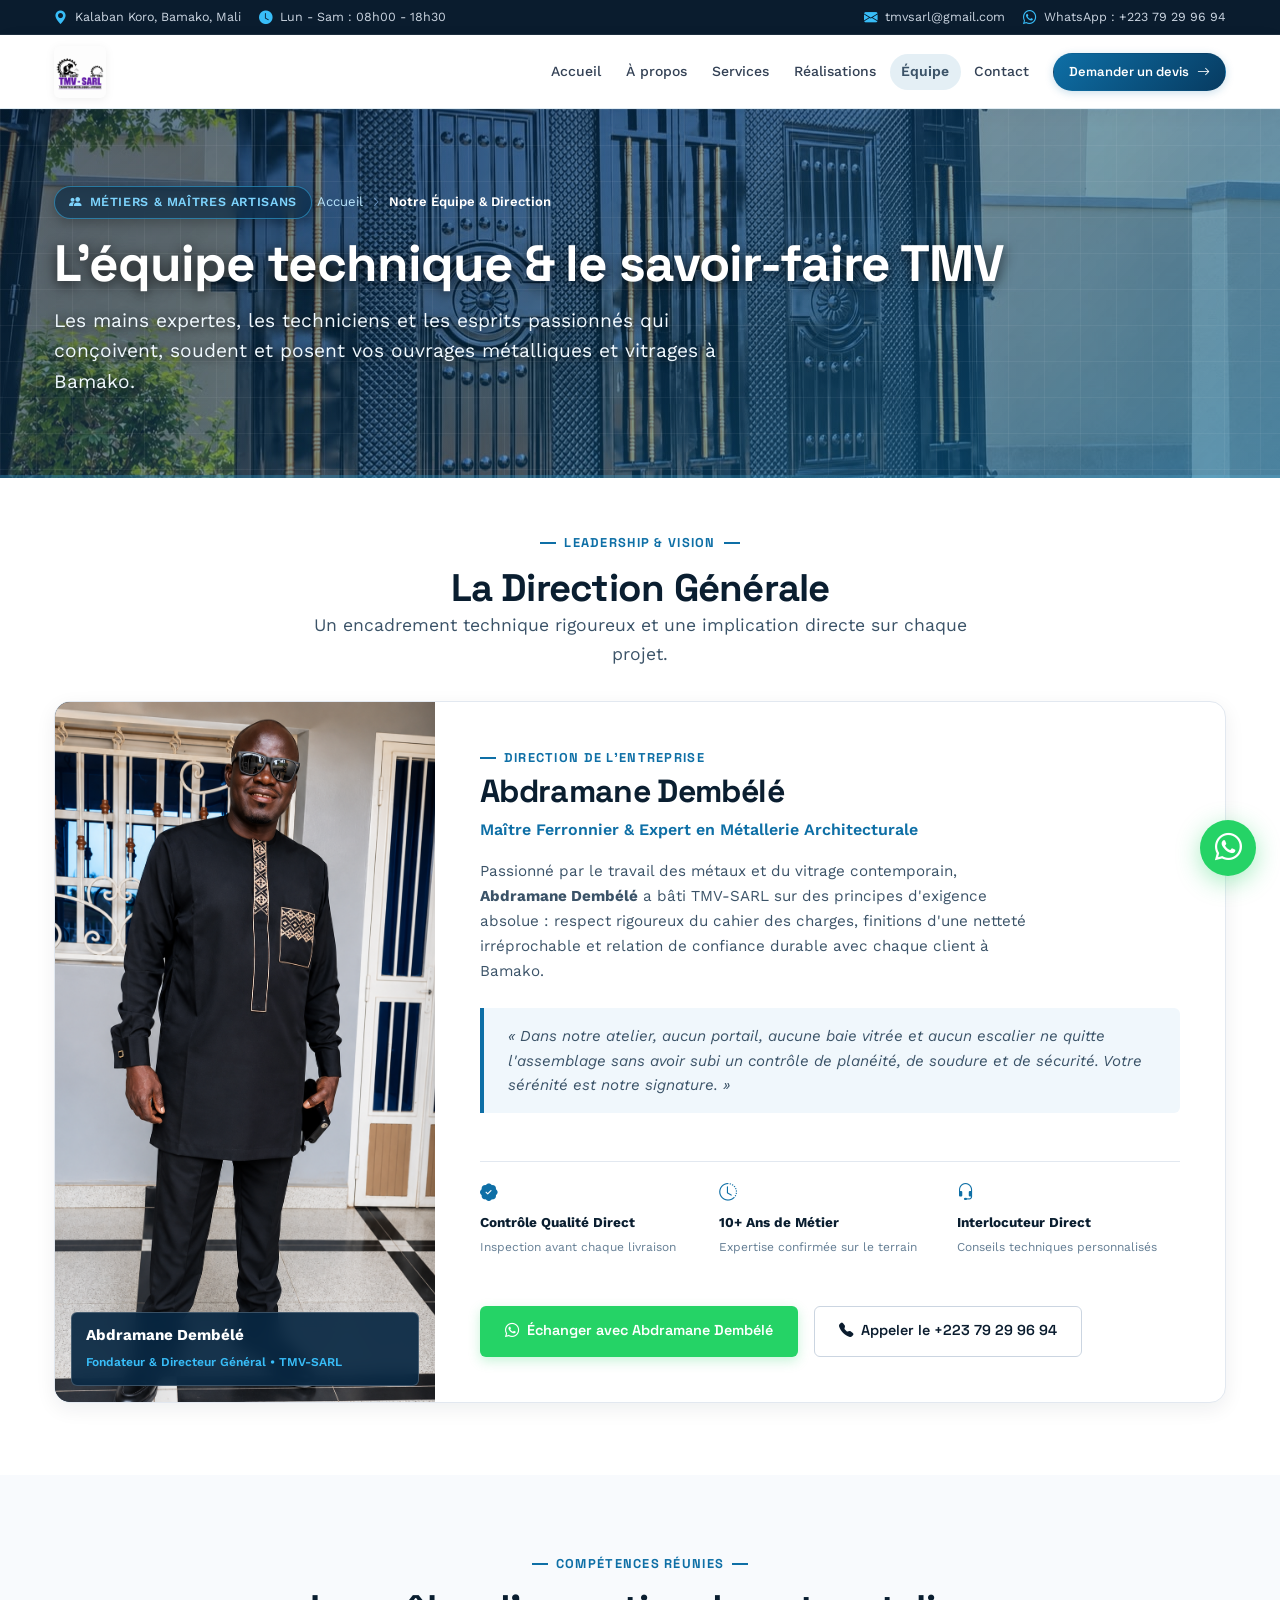
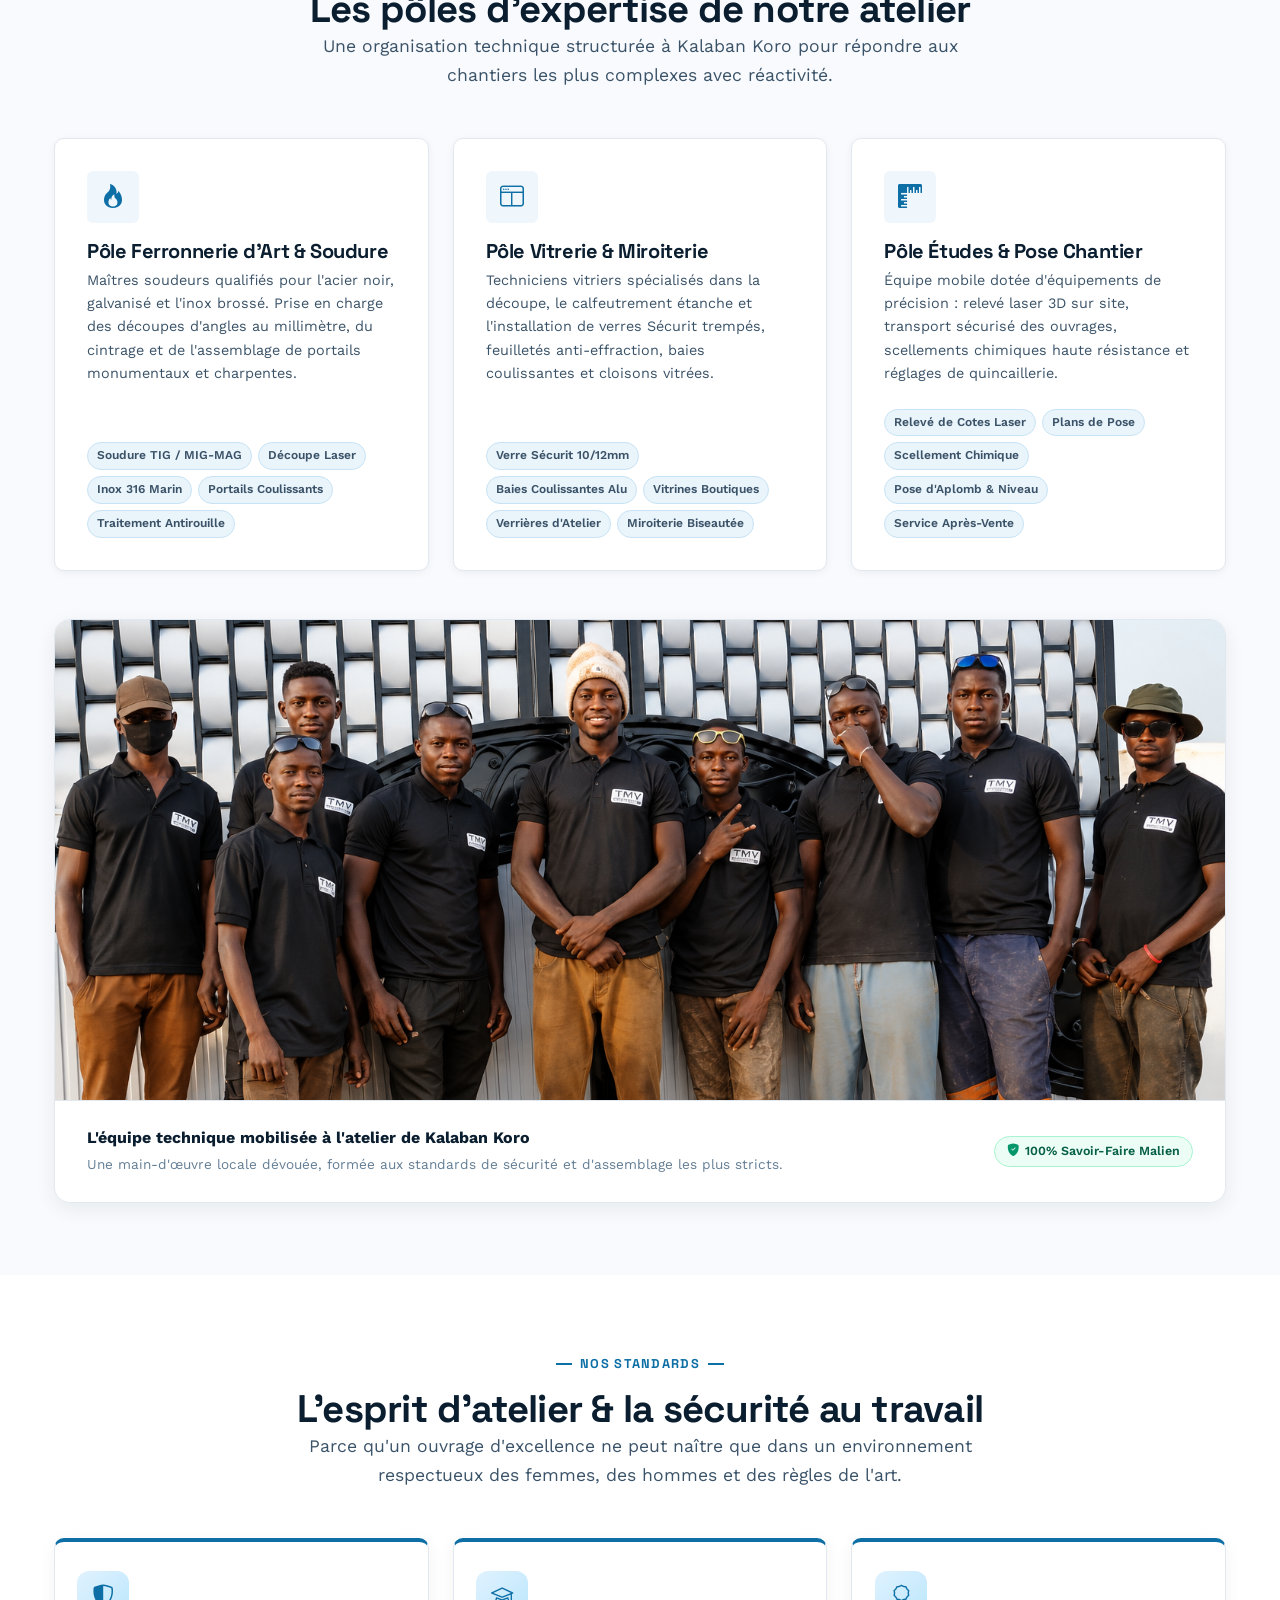
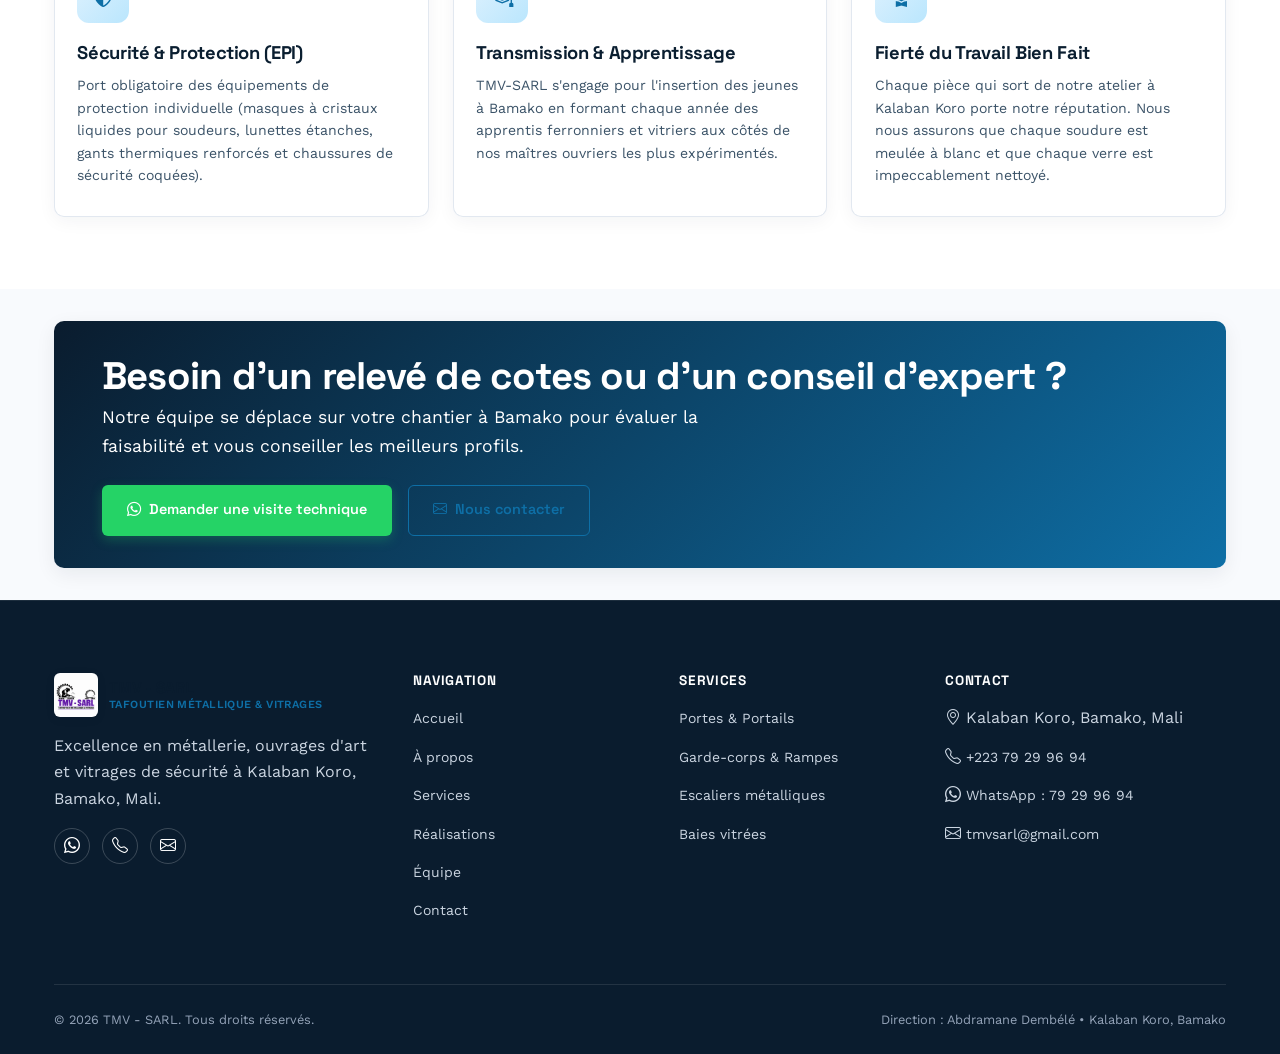
<file: equipe.html>
<!DOCTYPE html>
<html lang="fr">
<head>
  <meta charset="UTF-8" />
  <meta name="viewport" content="width=device-width, initial-scale=1.0" />
  <title>Notre Équipe &amp; Direction | TMV-SARL Bamako</title>
  <meta name="description" content="Faites connaissance avec l'équipe de TMV-SARL à Bamako, dirigée par Abdramane Dembélé : artisans ferronniers, serruriers et spécialistes du vitrage sur mesure." />
  <meta name="keywords" content="équipe TMV SARL, Abdramane Dembélé métallerie Bamako, artisans soudeurs Mali, vitriers Bamako" />
  <link rel="preconnect" href="https://fonts.googleapis.com" />
  <link rel="preconnect" href="https://fonts.gstatic.com" crossorigin />
  <link href="https://fonts.googleapis.com/css2?family=Space+Grotesk:wght@500;600;700&family=Work+Sans:wght@400;500;600;700&display=swap" rel="stylesheet" />
  <link rel="stylesheet" href="https://cdn.jsdelivr.net/npm/bootstrap-icons@1.11.3/font/bootstrap-icons.css" />
  <link rel="stylesheet" href="css/style.css" />
</head>
<body>

  <!-- ============ TOP BAR CORPORATE ============ -->
  <aside class="top-bar">
    <div class="container top-bar-wrap">
      <div style="display:flex;gap:18px;align-items:center;flex-wrap:wrap;">
        <span class="top-bar-item"><i class="bi bi-geo-alt-fill"></i> Kalaban Koro, Bamako, Mali</span>
        <span class="top-bar-item"><i class="bi bi-clock-fill"></i> Lun - Sam : 08h00 - 18h30</span>
      </div>
      <div style="display:flex;gap:18px;align-items:center;flex-wrap:wrap;">
        <span class="top-bar-item"><i class="bi bi-envelope-fill"></i> <a href="mailto:tmvsarl@gmail.com">tmvsarl@gmail.com</a></span>
        <span class="top-bar-item"><i class="bi bi-whatsapp"></i> <a href="https://wa.me/22379299694" target="_blank" rel="noopener">WhatsApp : +223 79 29 96 94</a></span>
      </div>
    </div>
  </aside>

  <header class="site-header">
    <div class="container nav-wrap">
      <a href="index.html" class="brand" aria-label="TMV - SARL Accueil">
        <img src="images/logo/logo.png" alt="Logo TMV - SARL" class="brand-logo" />
      </a>

      <div class="nav-primary">
        <nav class="nav-links" id="mainNav" aria-label="Navigation principale">
          <a href="index.html">Accueil</a>
          <a href="a-propos.html">À propos</a>
          <a href="services.html">Services</a>
          <a href="realisations.html">Réalisations</a>
          <a href="equipe.html" aria-current="page">Équipe</a>
          <a href="contact.html">Contact</a>

          <!-- Actions tiroir mobile -->
          <div class="nav-drawer-cta" style="display:none;">
            <a href="index.html#devis" class="btn btn-primary btn-block">
              <i class="bi bi-file-earmark-text"></i> Demander un devis gratuit
            </a>
            <a href="tel:+22379299694" class="btn btn-outline-dark btn-block">
              <i class="bi bi-telephone-fill"></i> Appeler : +223 79 29 96 94
            </a>
            <a href="https://wa.me/22379299694?text=Bonjour%20TMV,%20je%20souhaite%20un%20devis." target="_blank" rel="noopener" class="btn btn-whatsapp btn-block">
              <i class="bi bi-whatsapp"></i> Échanger sur WhatsApp
            </a>
          </div>
        </nav>
        <div class="nav-cta">
          <a href="index.html#devis" class="btn btn-primary">
            Demander un devis <i class="bi bi-arrow-right"></i>
          </a>
        </div>
        <button class="nav-toggle" aria-label="Ouvrir le menu" aria-expanded="false">
          <span></span><span></span><span></span>
        </button>
      </div>
    </div>
  </header>

  <main>
    <!-- ============ BANNIÈRE DE PAGE CORPORATE ============ -->
    <section class="page-banner">
      <div class="container">
        <span class="page-banner-badge"><i class="bi bi-people-fill"></i> Métiers &amp; Maîtres Artisans</span>
        <p class="breadcrumb">
          <a href="index.html">Accueil</a> 
          <i class="bi bi-chevron-right" style="font-size:0.65rem;opacity:0.7;"></i> 
          <span class="current">Notre Équipe &amp; Direction</span>
        </p>
        <h1>L'équipe technique &amp; le savoir-faire TMV</h1>
        <p class="lede">Les mains expertes, les techniciens et les esprits passionnés qui conçoivent, soudent et posent vos ouvrages métalliques et vitrages à Bamako.</p>
      </div>
    </section>

    <!-- ============ DIRECTION GÉNÉRALE EXECUTIVE PROFILE ============ -->
    <section style="padding-top:var(--space-6);">
      <div class="container reveal">
        <div class="section-head center" style="margin-bottom:var(--space-5);">
          <span class="eyebrow">Leadership &amp; Vision</span>
          <h2>La Direction Générale</h2>
          <p class="lede" style="margin-inline:auto;">Un encadrement technique rigoureux et une implication directe sur chaque projet.</p>
        </div>

        <div class="executive-profile">
          <div class="executive-media">
            <img src="images/dg.jpg" alt="Abdramane Dembélé - Directeur Général de TMV-SARL" />
            <div class="executive-badge-float">
              <strong>Abdramane Dembélé</strong>
              <span>Fondateur &amp; Directeur Général • TMV-SARL</span>
            </div>
          </div>

          <div class="executive-content">
            <span class="eyebrow" style="margin-bottom:4px;">Direction de l'entreprise</span>
            <h3 style="font-size:clamp(1.5rem, 2.5vw, 2rem);color:var(--text-dark);margin-bottom:6px;">Abdramane Dembélé</h3>
            <p style="color:var(--tmv-primary);font-weight:600;font-size:1rem;margin-bottom:var(--space-3);">
              Maître Ferronnier &amp; Expert en Métallerie Architecturale
            </p>

            <p class="lede" style="font-size:0.95rem;line-height:1.65;">
              Passionné par le travail des métaux et du vitrage contemporain, <strong>Abdramane Dembélé</strong> a bâti TMV-SARL sur des principes d'exigence absolue : respect rigoureux du cahier des charges, finitions d'une netteté irréprochable et relation de confiance durable avec chaque client à Bamako.
            </p>

            <div class="executive-quote">
              « Dans notre atelier, aucun portail, aucune baie vitrée et aucun escalier ne quitte l'assemblage sans avoir subi un contrôle de planéité, de soudure et de sécurité. Votre sérénité est notre signature. »
            </div>

            <div class="executive-pillars">
              <div class="pillar-item">
                <i class="bi bi-patch-check-fill" style="color:var(--tmv-primary);font-size:1.1rem;"></i>
                <strong>Contrôle Qualité Direct</strong>
                <span>Inspection avant chaque livraison</span>
              </div>
              <div class="pillar-item">
                <i class="bi bi-clock-history" style="color:var(--tmv-primary);font-size:1.1rem;"></i>
                <strong>10+ Ans de Métier</strong>
                <span>Expertise confirmée sur le terrain</span>
              </div>
              <div class="pillar-item">
                <i class="bi bi-headset" style="color:var(--tmv-primary);font-size:1.1rem;"></i>
                <strong>Interlocuteur Direct</strong>
                <span>Conseils techniques personnalisés</span>
              </div>
            </div>

            <div style="display:flex;gap:var(--space-3);margin-top:var(--space-4);flex-wrap:wrap;">
              <a href="https://wa.me/22379299694?text=Bonjour%20M.%20Demb%C3%A9l%C3%A9,%20je%20souhaite%20un%20conseil%20pour%20un%20projet%20avec%20TMV." target="_blank" rel="noopener" class="btn btn-whatsapp">
                <i class="bi bi-whatsapp"></i> Échanger avec Abdramane Dembélé
              </a>
              <a href="tel:+22379299694" class="btn btn-outline-dark">
                <i class="bi bi-telephone-fill"></i> Appeler le +223 79 29 96 94
              </a>
            </div>
          </div>
        </div>
      </div>
    </section>

    <!-- ============ LES 3 PÔLES D'EXPERTISE TECHNIQUE ============ -->
    <section class="bg-soft">
      <div class="container">
        <div class="section-head center reveal">
          <span class="eyebrow">Compétences Réunies</span>
          <h2>Les pôles d'expertise de notre atelier</h2>
          <p class="lede" style="margin-inline:auto;">Une organisation technique structurée à Kalaban Koro pour répondre aux chantiers les plus complexes avec réactivité.</p>
        </div>

        <div class="grid grid-3 reveal">
          <!-- PÔLE 1 -->
          <div class="pole-card">
            <div class="pole-icon"><i class="bi bi-fire"></i></div>
            <h3>Pôle Ferronnerie d'Art &amp; Soudure</h3>
            <p class="lede" style="font-size:0.9rem;line-height:1.6;margin-top:6px;">
              Maîtres soudeurs qualifiés pour l'acier noir, galvanisé et l'inox brossé. Prise en charge des découpes d'angles au millimètre, du cintrage et de l'assemblage de portails monumentaux et charpentes.
            </p>
            <div class="skill-tags">
              <span class="skill-tag">Soudure TIG / MIG-MAG</span>
              <span class="skill-tag">Découpe Laser</span>
              <span class="skill-tag">Inox 316 Marin</span>
              <span class="skill-tag">Portails Coulissants</span>
              <span class="skill-tag">Traitement Antirouille</span>
            </div>
          </div>

          <!-- PÔLE 2 -->
          <div class="pole-card">
            <div class="pole-icon"><i class="bi bi-window-split"></i></div>
            <h3>Pôle Vitrerie &amp; Miroiterie</h3>
            <p class="lede" style="font-size:0.9rem;line-height:1.6;margin-top:6px;">
              Techniciens vitriers spécialisés dans la découpe, le calfeutrement étanche et l'installation de verres Sécurit trempés, feuilletés anti-effraction, baies coulissantes et cloisons vitrées.
            </p>
            <div class="skill-tags">
              <span class="skill-tag">Verre Sécurit 10/12mm</span>
              <span class="skill-tag">Baies Coulissantes Alu</span>
              <span class="skill-tag">Vitrines Boutiques</span>
              <span class="skill-tag">Verrières d'Atelier</span>
              <span class="skill-tag">Miroiterie Biseautée</span>
            </div>
          </div>

          <!-- PÔLE 3 -->
          <div class="pole-card">
            <div class="pole-icon"><i class="bi bi-rulers"></i></div>
            <h3>Pôle Études &amp; Pose Chantier</h3>
            <p class="lede" style="font-size:0.9rem;line-height:1.6;margin-top:6px;">
              Équipe mobile dotée d'équipements de précision : relevé laser 3D sur site, transport sécurisé des ouvrages, scellements chimiques haute résistance et réglages de quincaillerie.
            </p>
            <div class="skill-tags">
              <span class="skill-tag">Relevé de Cotes Laser</span>
              <span class="skill-tag">Plans de Pose</span>
              <span class="skill-tag">Scellement Chimique</span>
              <span class="skill-tag">Pose d'Aplomb &amp; Niveau</span>
              <span class="skill-tag">Service Après-Vente</span>
            </div>
          </div>
        </div>

        <!-- GRANDE VITRINE PANORAMIQUE ATELIER -->
        <div class="workshop-showcase-card reveal">
          <div class="workshop-showcase-img">
            <img src="images/equipe/equipe.jpg" alt="L'équipe des artisans de TMV-SARL au travail dans l'atelier de Kalaban Koro" />
          </div>
          <div class="workshop-showcase-bar">
            <div>
              <strong style="color:var(--text-dark);font-size:1rem;display:block;">L'équipe technique mobilisée à l'atelier de Kalaban Koro</strong>
              <span style="color:var(--text-muted);font-size:0.85rem;">Une main-d'œuvre locale dévouée, formée aux standards de sécurité et d'assemblage les plus stricts.</span>
            </div>
            <span class="workshop-badge-pill">
              <i class="bi bi-shield-fill-check" style="color:#059669;"></i> 100% Savoir-Faire Malien
            </span>
          </div>
        </div>
      </div>
    </section>

    <!-- ============ CHARTE D'ATELIER & SÉCURITÉ ============ -->
    <section>
      <div class="container">
        <div class="section-head center reveal">
          <span class="eyebrow">Nos Standards</span>
          <h2>L'esprit d'atelier &amp; la sécurité au travail</h2>
          <p class="lede" style="margin-inline:auto;">Parce qu'un ouvrage d'excellence ne peut naître que dans un environnement respectueux des femmes, des hommes et des règles de l'art.</p>
        </div>

        <div class="grid grid-3 reveal">
          <div class="card value-card">
            <div class="card-icon"><i class="bi bi-shield-shaded"></i></div>
            <h3>Sécurité &amp; Protection (EPI)</h3>
            <p>Port obligatoire des équipements de protection individuelle (masques à cristaux liquides pour soudeurs, lunettes étanches, gants thermiques renforcés et chaussures de sécurité coquées).</p>
          </div>

          <div class="card value-card">
            <div class="card-icon"><i class="bi bi-mortarboard"></i></div>
            <h3>Transmission &amp; Apprentissage</h3>
            <p>TMV-SARL s'engage pour l'insertion des jeunes à Bamako en formant chaque année des apprentis ferronniers et vitriers aux côtés de nos maîtres ouvriers les plus expérimentés.</p>
          </div>

          <div class="card value-card">
            <div class="card-icon"><i class="bi bi-award"></i></div>
            <h3>Fierté du Travail Bien Fait</h3>
            <p>Chaque pièce qui sort de notre atelier à Kalaban Koro porte notre réputation. Nous nous assurons que chaque soudure est meulée à blanc et que chaque verre est impeccablement nettoyé.</p>
          </div>
        </div>
      </div>
    </section>

    <!-- ============ CTA BANNER TECHNIQUE ============ -->
    <section class="section-tight bg-soft">
      <div class="container">
        <div class="cta-band reveal">
          <div>
            <h2>Besoin d'un relevé de cotes ou d'un conseil d'expert ?</h2>
            <p class="lede" style="color:var(--steel-200);">Notre équipe se déplace sur votre chantier à Bamako pour évaluer la faisabilité et vous conseiller les meilleurs profils.</p>
          </div>
          <div style="display:flex;gap:var(--space-3);flex-wrap:wrap;">
            <a href="https://wa.me/22379299694?text=Bonjour%20TMV,%20je%20souhaite%20une%20visite%20technique%20sur%20mon%20chantier." target="_blank" rel="noopener" class="btn btn-whatsapp">
              <i class="bi bi-whatsapp"></i> Demander une visite technique
            </a>
            <a href="contact.html" class="btn btn-outline">
              <i class="bi bi-envelope"></i> Nous contacter
            </a>
          </div>
        </div>
      </div>
    </section>
  </main>

  <footer class="site-footer">
    <div class="container">
      <div class="footer-grid">
        <div class="footer-brand">
          <a href="index.html" class="brand" style="margin-bottom:var(--space-3);display:flex;">
            <img src="images/logo/logo.png" alt="Logo TMV - SARL" class="brand-logo" />
            <span class="brand-text"><strong>TMV - SARL</strong><span>Tafoutien Métallique &amp; Vitrages</span></span>
          </a>
          <p>Excellence en métallerie, ouvrages d'art et vitrages de sécurité à Kalaban Koro, Bamako, Mali.</p>
          <div class="social-row" aria-label="Réseaux sociaux">
            <a href="https://wa.me/22379299694" target="_blank" rel="noopener" aria-label="WhatsApp"><i class="bi bi-whatsapp"></i></a>
            <a href="tel:+22379299694" aria-label="Téléphone"><i class="bi bi-telephone"></i></a>
            <a href="mailto:tmvsarl@gmail.com" aria-label="Email"><i class="bi bi-envelope"></i></a>
          </div>
        </div>
        <div>
          <h4>Navigation</h4>
          <ul class="footer-links">
            <li><a href="index.html">Accueil</a></li>
            <li><a href="a-propos.html">À propos</a></li>
            <li><a href="services.html">Services</a></li>
            <li><a href="realisations.html">Réalisations</a></li>
            <li><a href="equipe.html">Équipe</a></li>
            <li><a href="contact.html">Contact</a></li>
          </ul>
        </div>
        <div>
          <h4>Services</h4>
          <ul class="footer-links">
            <li><a href="services.html#portes">Portes &amp; Portails</a></li>
            <li><a href="services.html#garde-corps">Garde-corps &amp; Rampes</a></li>
            <li><a href="services.html#escaliers">Escaliers métalliques</a></li>
            <li><a href="services.html#baies-vitrees">Baies vitrées</a></li>
          </ul>
        </div>
        <div>
          <h4>Contact</h4>
          <ul class="footer-links">
            <li><i class="bi bi-geo-alt"></i> Kalaban Koro, Bamako, Mali</li>
            <li><i class="bi bi-telephone"></i> <a href="tel:+22379299694">+223 79 29 96 94</a></li>
            <li><i class="bi bi-whatsapp"></i> <a href="https://wa.me/22379299694" target="_blank" rel="noopener">WhatsApp : 79 29 96 94</a></li>
            <li><i class="bi bi-envelope"></i> <a href="mailto:tmvsarl@gmail.com">tmvsarl@gmail.com</a></li>
          </ul>
        </div>
      </div>
      <div class="footer-bottom">
        <span>&copy; <span id="currentYear">2026</span> TMV - SARL. Tous droits réservés.</span>
        <span>Direction : Abdramane Dembélé • Kalaban Koro, Bamako</span>
      </div>
    </div>
  </footer>

  <a href="https://wa.me/22379299694?text=Bonjour%20TMV,%20je%20souhaite%20joindre%20votre%20%C3%A9quipe." class="whatsapp-float" id="whatsappFloat" target="_blank" rel="noopener" aria-label="Discuter sur WhatsApp" title="Discuter sur WhatsApp">
    <i class="bi bi-whatsapp"></i>
  </a>
  <button class="back-to-top" id="backToTop" aria-label="Retour en haut de page">
    <i class="bi bi-arrow-up"></i>
  </button>

  <!-- ============ BARRE DE NAVIGATION MOBILE APPLE ============ -->
  <nav class="apple-tab-bar" aria-label="Navigation mobile principale">
    <div class="apple-tab-nav">
      <a href="index.html" class="apple-tab-item">
        <i class="bi bi-house-door-fill apple-tab-icon"></i>
        <span class="apple-tab-label">Accueil</span>
      </a>
      <a href="services.html" class="apple-tab-item">
        <i class="bi bi-tools apple-tab-icon"></i>
        <span class="apple-tab-label">Services</span>
      </a>
      <a href="index.html#devis" class="apple-tab-item tab-highlight" title="Demander une estimation">
        <div class="tab-highlight-bubble">
          <i class="bi bi-file-earmark-text-fill"></i>
        </div>
        <span class="apple-tab-label">Devis</span>
      </a>
      <a href="realisations.html" class="apple-tab-item">
        <i class="bi bi-images apple-tab-icon"></i>
        <span class="apple-tab-label">Projets</span>
      </a>
      <a href="https://wa.me/22379299694?text=Bonjour%20TMV,%20je%20souhaite%20des%20informations%20sur%20votre%20%C3%A9quipe." target="_blank" rel="noopener" class="apple-tab-item tab-whatsapp" title="Discuter sur WhatsApp">
        <i class="bi bi-whatsapp apple-tab-icon"></i>
        <span class="apple-tab-label">WhatsApp</span>
      </a>
    </div>
  </nav>

  <script src="js/script.js"></script>
</body>
</html>
</file>
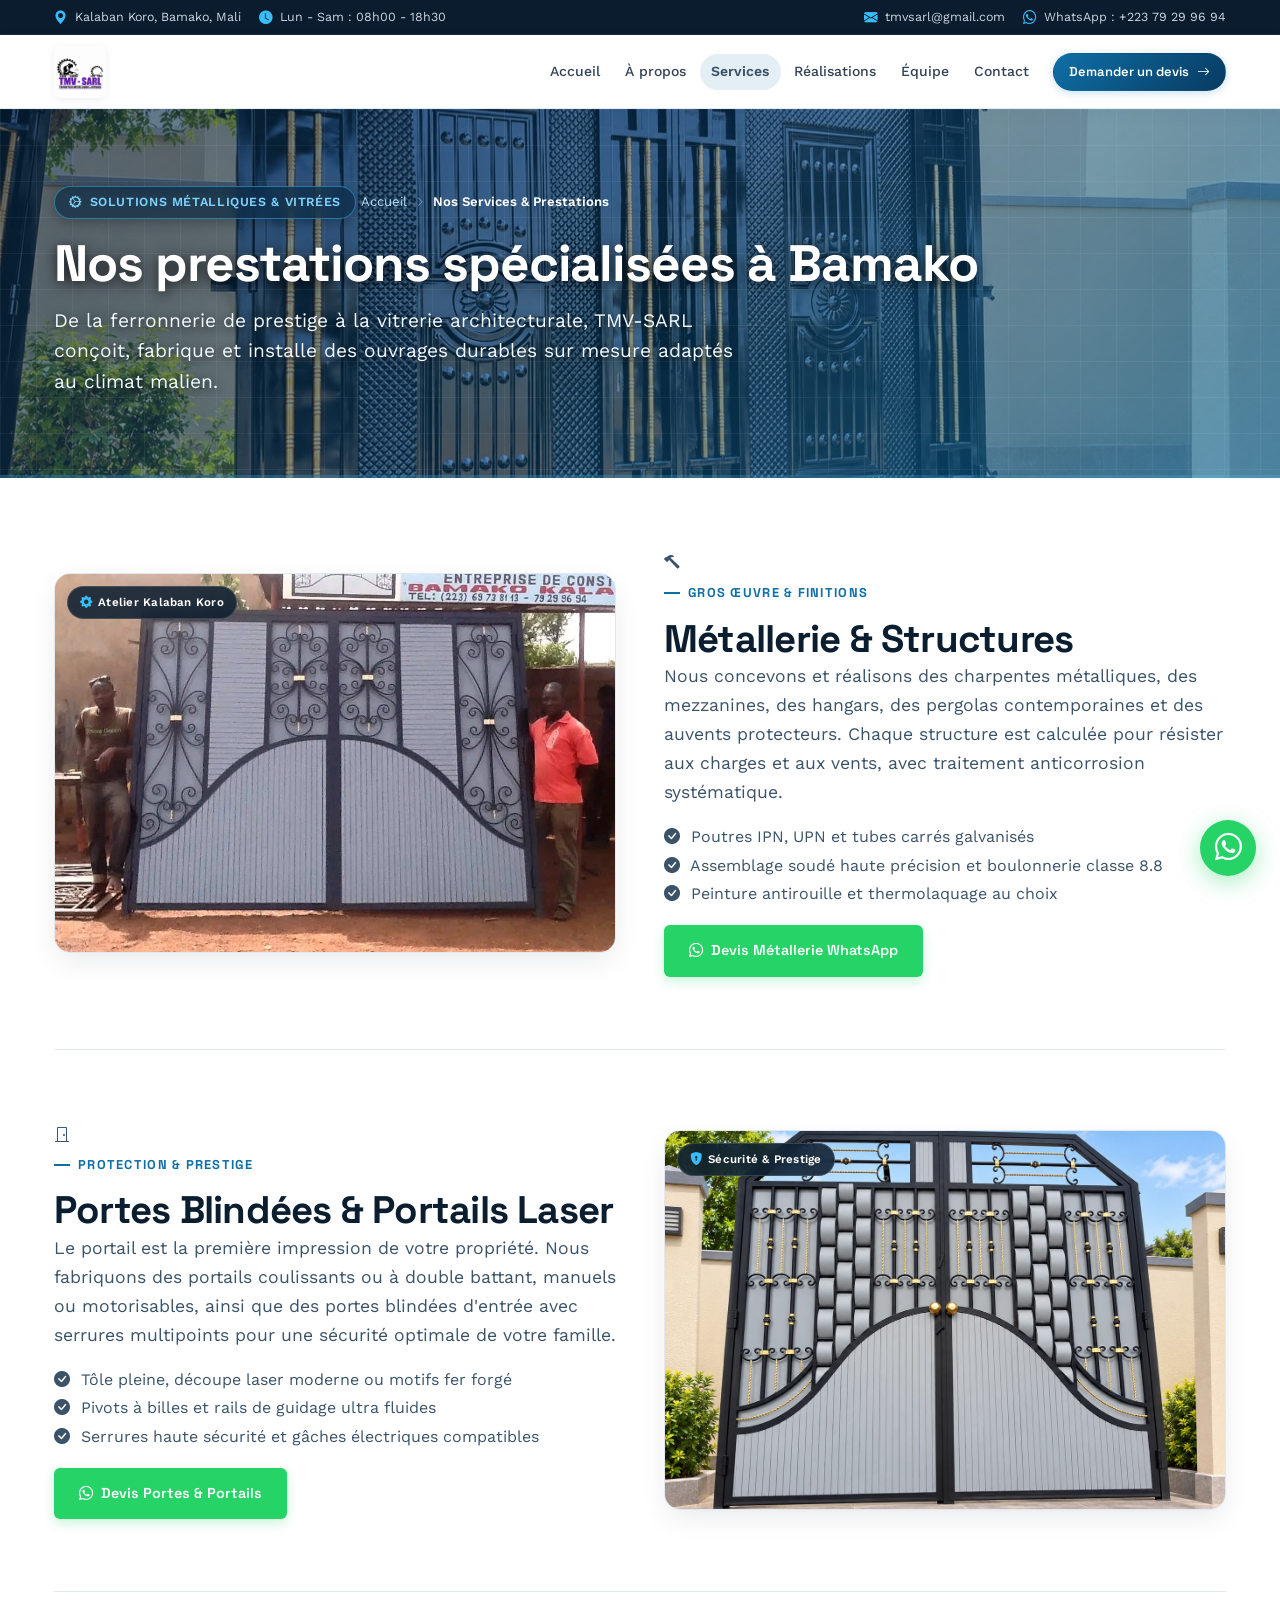
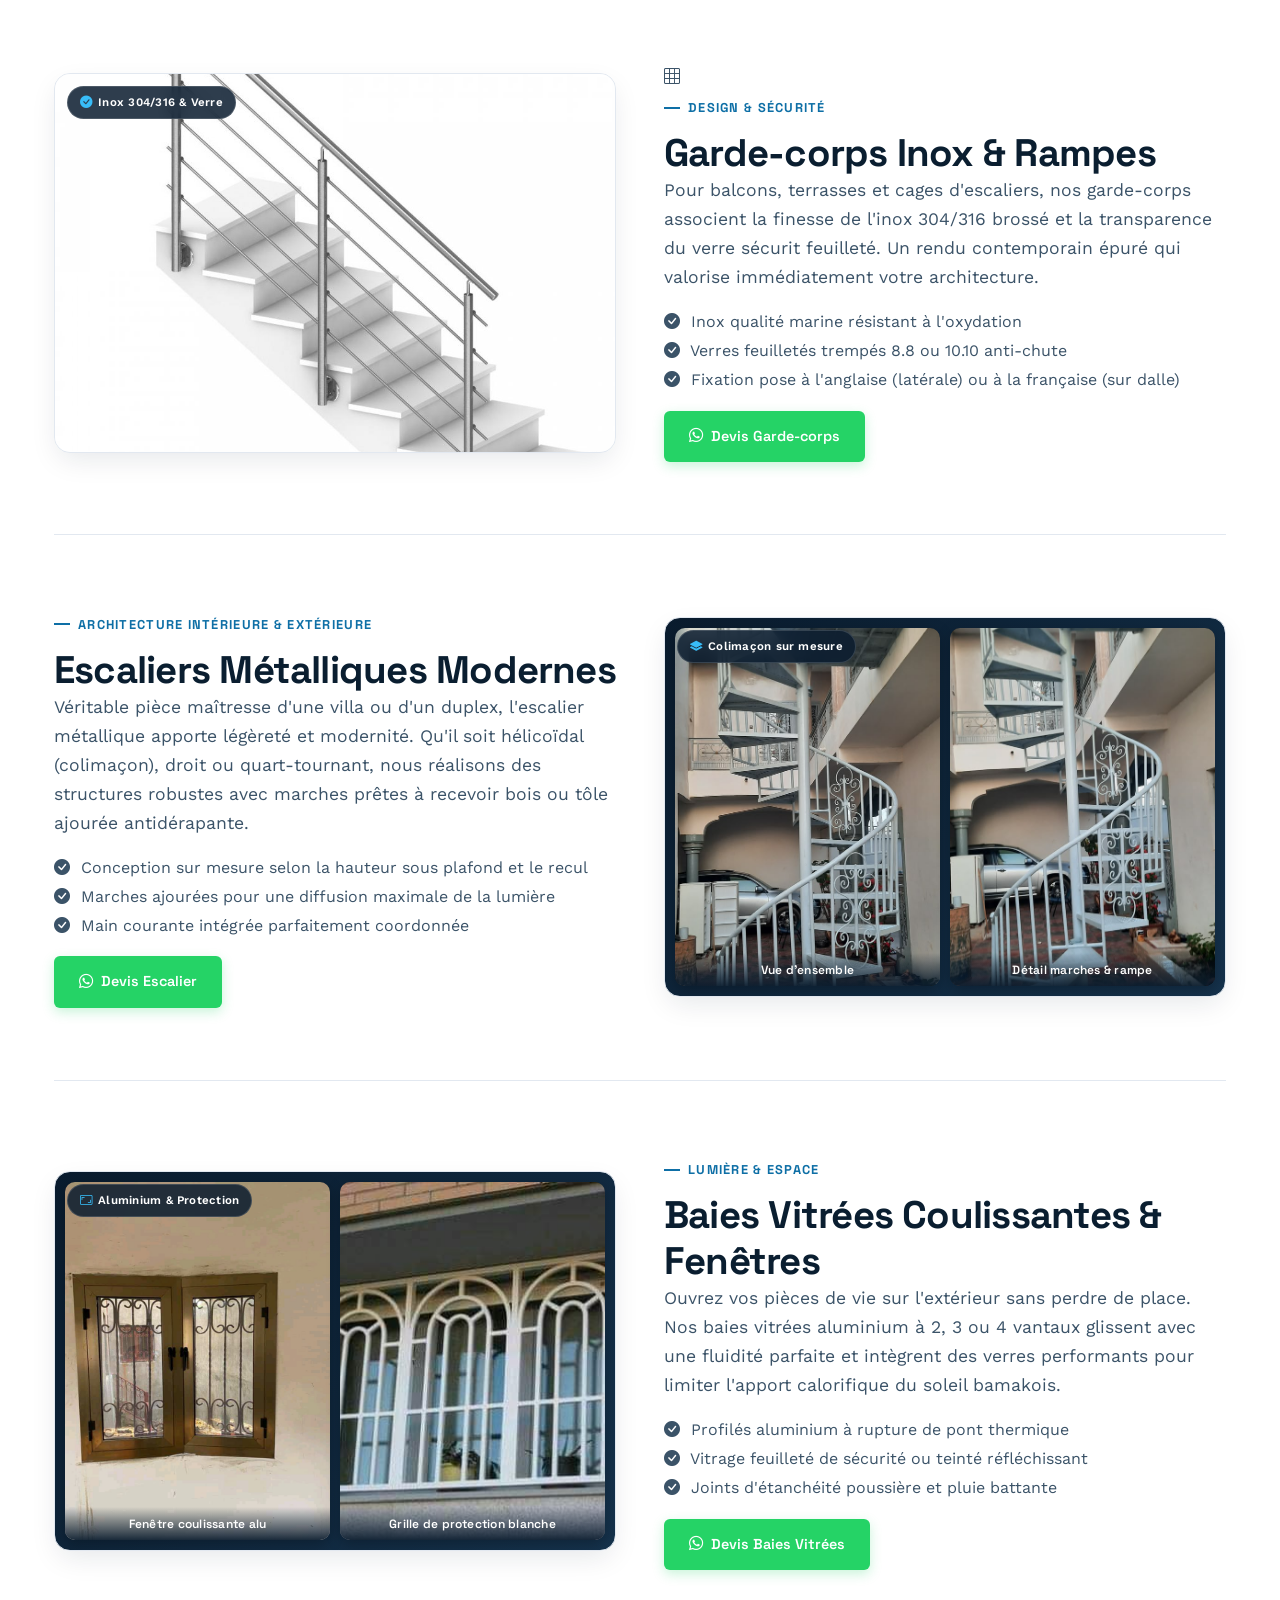
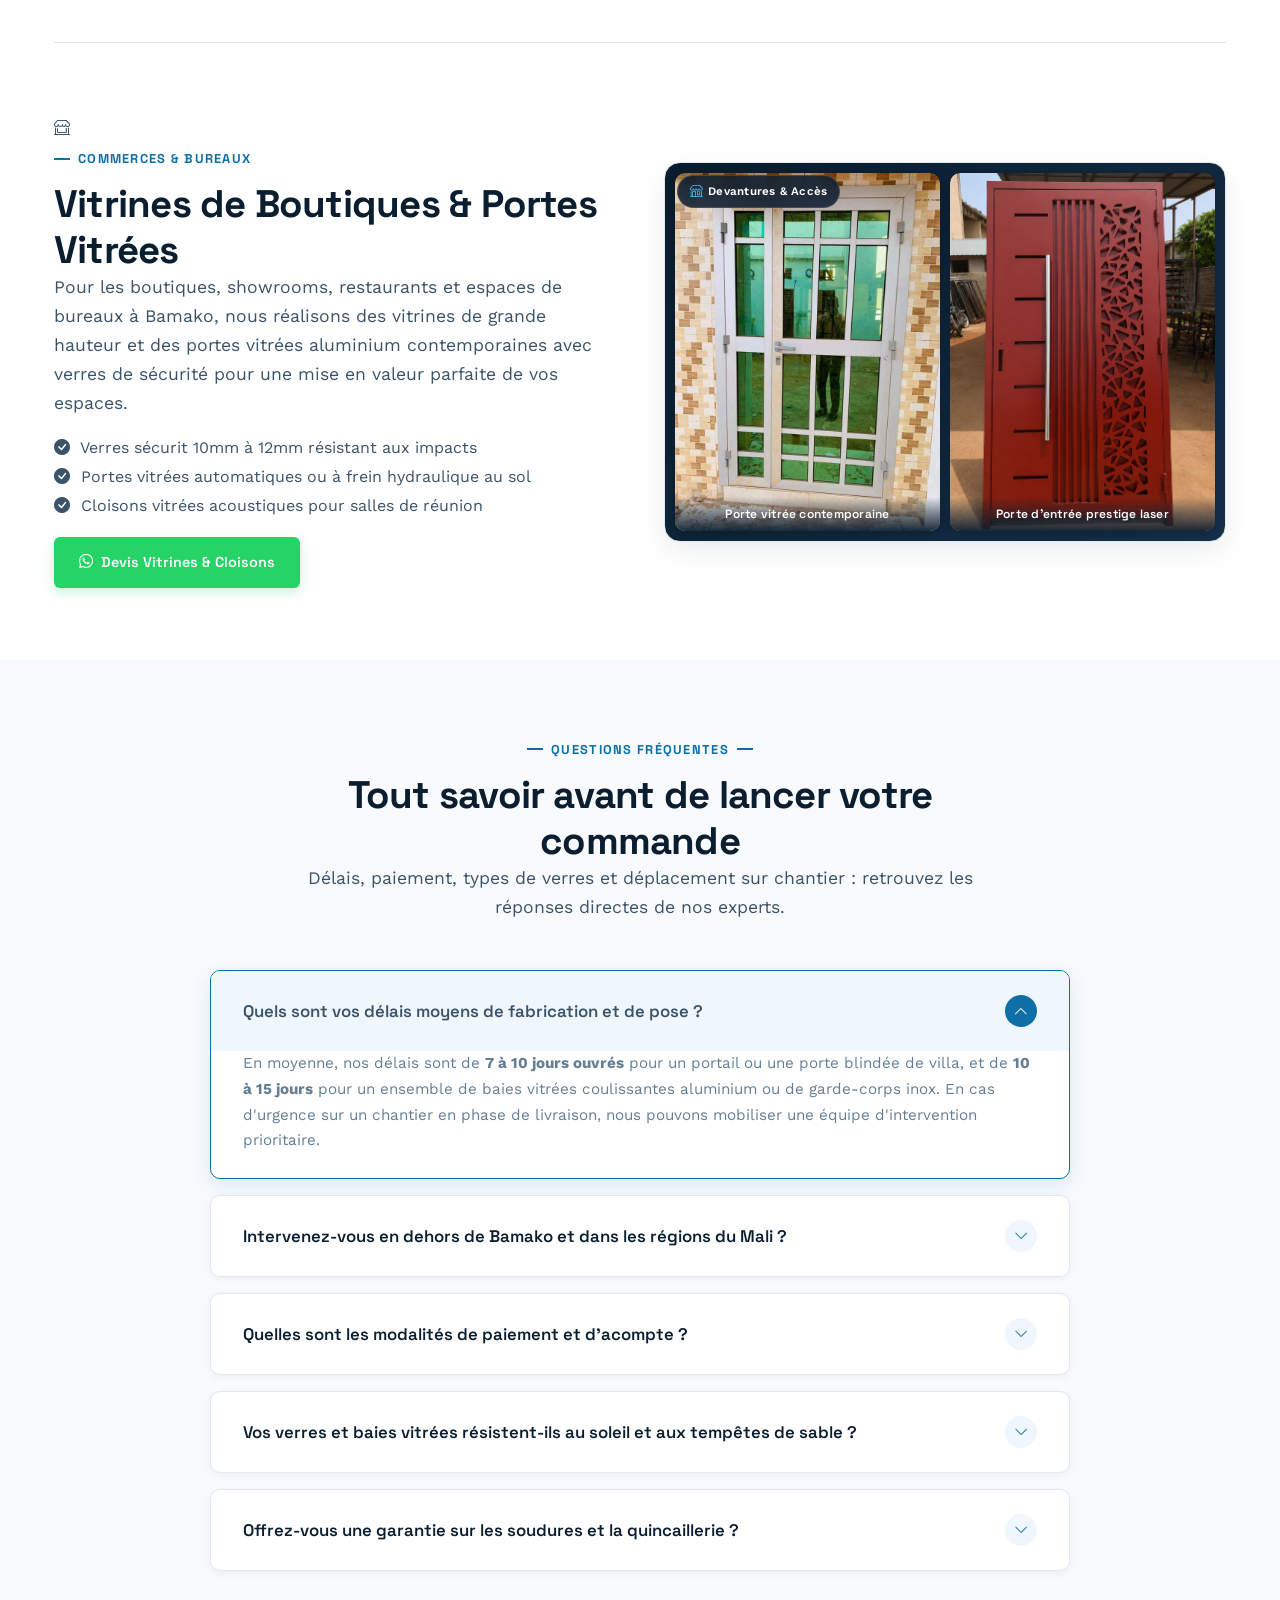
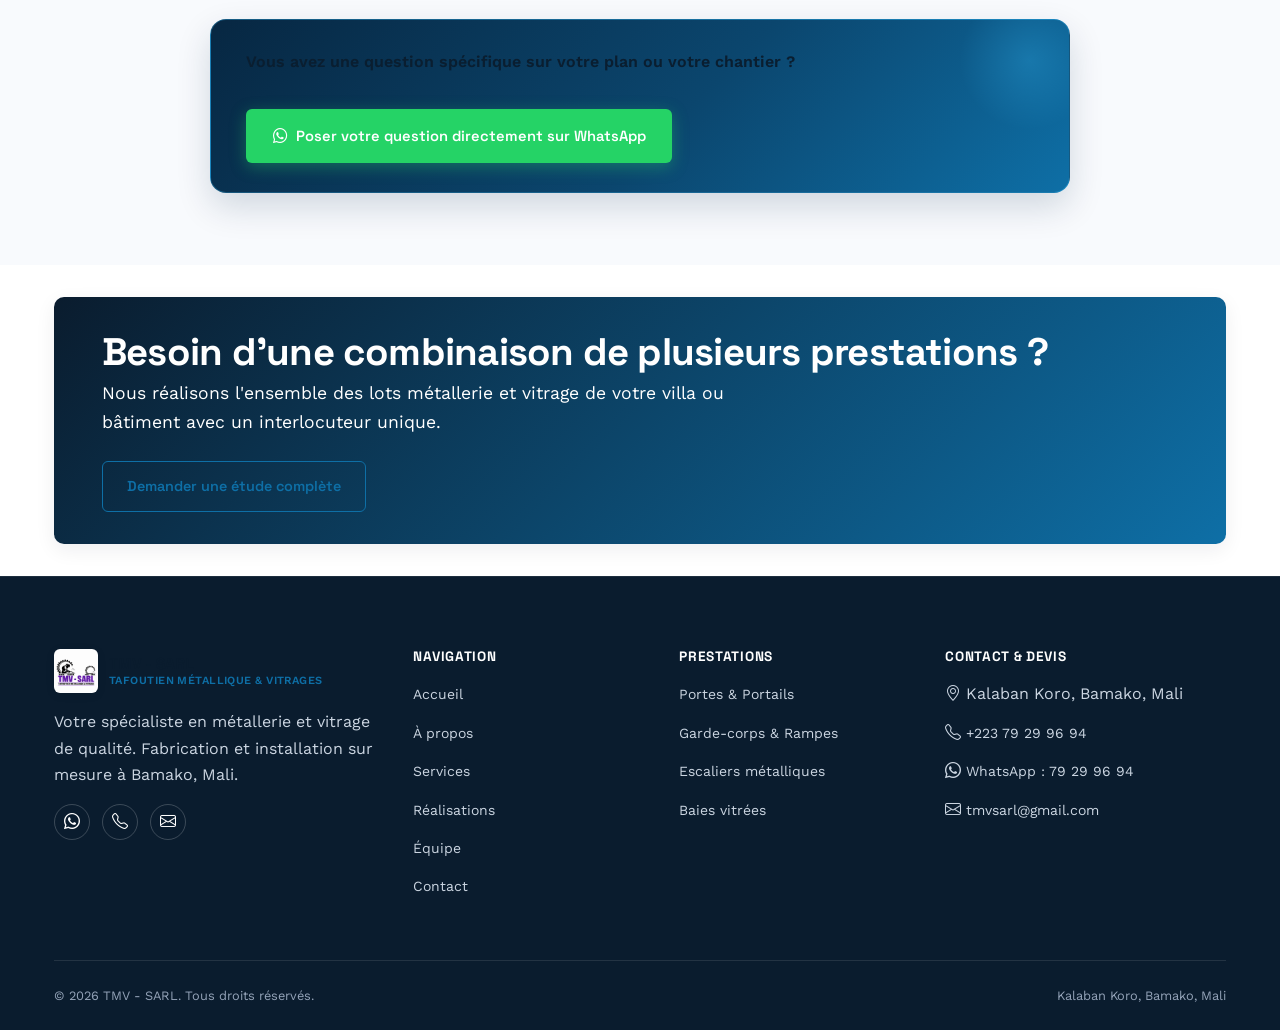
<file: services.html>
<!DOCTYPE html>
<html lang="fr">
<head>
  <meta charset="UTF-8" />
  <meta name="viewport" content="width=device-width, initial-scale=1.0" />
  <title>Nos Services &amp; Prestations | TMV-SARL Bamako</title>
  <meta name="description" content="Découvrez nos prestations en métallerie, portails, portes blindées, garde-corps inox, escaliers design, baies vitrées et vitrines de magasins à Bamako, Mali." />
  <meta name="keywords" content="services métallerie Bamako, baies vitrées Mali, garde-corps inox Kalaban Koro, escaliers métalliques Mali, portes blindées Bamako" />
  <link rel="preconnect" href="https://fonts.googleapis.com" />
  <link rel="preconnect" href="https://fonts.gstatic.com" crossorigin />
  <link href="https://fonts.googleapis.com/css2?family=Space+Grotesk:wght@500;600;700&family=Work+Sans:wght@400;500;600;700&display=swap" rel="stylesheet" />
  <link rel="icon" type="image/png" href="images/logo/logo.png" />
  <link rel="stylesheet" href="https://cdn.jsdelivr.net/npm/bootstrap-icons@1.11.3/font/bootstrap-icons.css" />
  <link rel="stylesheet" href="css/style.css" />
</head>
<body>

  <!-- ============ TOP BAR CORPORATE ============ -->
  <aside class="top-bar">
    <div class="container top-bar-wrap">
      <div style="display:flex;gap:18px;align-items:center;flex-wrap:wrap;">
        <span class="top-bar-item"><i class="bi bi-geo-alt-fill"></i> Kalaban Koro, Bamako, Mali</span>
        <span class="top-bar-item"><i class="bi bi-clock-fill"></i> Lun - Sam : 08h00 - 18h30</span>
      </div>
      <div style="display:flex;gap:18px;align-items:center;flex-wrap:wrap;">
        <span class="top-bar-item"><i class="bi bi-envelope-fill"></i> <a href="mailto:tmvsarl@gmail.com">tmvsarl@gmail.com</a></span>
        <span class="top-bar-item"><i class="bi bi-whatsapp"></i> <a href="https://wa.me/22379299694" target="_blank" rel="noopener">WhatsApp : +223 79 29 96 94</a></span>
      </div>
    </div>
  </aside>

  <header class="site-header">
    <div class="container nav-wrap">
      <a href="index.html" class="brand" aria-label="TMV - SARL Accueil">
        <img src="images/logo/logo.png" alt="Logo TMV - SARL" class="brand-logo" />
      </a>

      <div class="nav-primary">
        <nav class="nav-links" id="mainNav" aria-label="Navigation principale">
          <a href="index.html">Accueil</a>
          <a href="a-propos.html">À propos</a>
          <a href="services.html" aria-current="page">Services</a>
          <a href="realisations.html">Réalisations</a>
          <a href="equipe.html">Équipe</a>
          <a href="contact.html">Contact</a>

          <!-- Actions tiroir mobile -->
          <div class="nav-drawer-cta" style="display:none;">
            <a href="index.html#devis" class="btn btn-primary btn-block">
              <i class="bi bi-file-earmark-text"></i> Demander un devis gratuit
            </a>
            <a href="tel:+22379299694" class="btn btn-outline-dark btn-block">
              <i class="bi bi-telephone-fill"></i> Appeler : +223 79 29 96 94
            </a>
            <a href="https://wa.me/22379299694?text=Bonjour%20TMV,%20je%20souhaite%20un%20devis." target="_blank" rel="noopener" class="btn btn-whatsapp btn-block">
              <i class="bi bi-whatsapp"></i> Échanger sur WhatsApp
            </a>
          </div>
        </nav>
        <div class="nav-cta">
          <a href="index.html#devis" class="btn btn-primary">
            Demander un devis <i class="bi bi-arrow-right"></i>
          </a>
        </div>
        <button class="nav-toggle" aria-label="Ouvrir le menu" aria-expanded="false">
          <span></span><span></span><span></span>
        </button>
      </div>
    </div>
  </header>

  <main>
    <section class="page-banner">
      <div class="container">
        <span class="page-banner-badge"><i class="bi bi-gear-wide-connected"></i> Solutions Métalliques &amp; Vitrées</span>
        <p class="breadcrumb">
          <a href="index.html">Accueil</a> 
          <i class="bi bi-chevron-right" style="font-size:0.65rem;opacity:0.7;"></i> 
          <span class="current">Nos Services &amp; Prestations</span>
        </p>
        <h1>Nos prestations spécialisées à Bamako</h1>
        <p class="lede">De la ferronnerie de prestige à la vitrerie architecturale, TMV-SARL conçoit, fabrique et installe des ouvrages durables sur mesure adaptés au climat malien.</p>
      </div>
    </section>

    <section>
      <div class="container">

        <!-- 1. MÉTALLERIE & CHARPENTES -->
        <!-- 1. MÉTALLERIE & CHARPENTES -->
        <div id="metallerie" class="split reveal">
          <div class="split-media">
            <div class="service-media-frame">
              <span class="service-media-badge"><i class="bi bi-gear-fill"></i> Atelier Kalaban Koro</span>
              <div class="service-media-single">
                <img src="images/realisations/portail-metallique-battant-ornemental-atelier.jpg" alt="Ouvrages métalliques et assemblage atelier TMV à Bamako" loading="lazy" />
              </div>
            </div>
          </div>
          <div>
            <div class="card-icon"><i class="bi bi-hammer"></i></div>
            <span class="eyebrow">Gros Œuvre &amp; Finitions</span>
            <h2>Métallerie &amp; Structures</h2>
            <p class="lede">Nous concevons et réalisons des charpentes métalliques, des mezzanines, des hangars, des pergolas contemporaines et des auvents protecteurs. Chaque structure est calculée pour résister aux charges et aux vents, avec traitement anticorrosion systématique.</p>
            <ul style="margin-block:var(--space-3);color:var(--grey-600);font-size:var(--fs-sm);line-height:1.8;">
              <li><i class="bi bi-check-circle-fill" style="color:var(--accent-cyan);margin-right:6px;"></i> Poutres IPN, UPN et tubes carrés galvanisés</li>
              <li><i class="bi bi-check-circle-fill" style="color:var(--accent-cyan);margin-right:6px;"></i> Assemblage soudé haute précision et boulonnerie classe 8.8</li>
              <li><i class="bi bi-check-circle-fill" style="color:var(--accent-cyan);margin-right:6px;"></i> Peinture antirouille et thermolaquage au choix</li>
            </ul>
            <a href="https://wa.me/22379299694?text=Bonjour%20TMV,%20je%20souhaite%20un%20devis%20pour%20une%20structure%20ou%20charpente%20m%C3%A9tallique." target="_blank" rel="noopener" class="btn btn-whatsapp">
              <i class="bi bi-whatsapp"></i> Devis Métallerie WhatsApp
            </a>
          </div>
        </div>

        <hr style="border:none;border-top:1px solid var(--grey-200);margin-block:var(--space-7);" />

        <!-- 2. PORTES & PORTAILS -->
        <div id="portes" class="split reverse reveal">
          <div class="split-media">
            <div class="service-media-frame">
              <span class="service-media-badge"><i class="bi bi-shield-lock-fill"></i> Sécurité &amp; Prestige</span>
              <div class="service-media-single">
                <img src="images/realisations/portail-villa-luxe-ferronnerie-dore-bamako.jpg" alt="Portail de villa prestige en ferronnerie d'art et finitions dorées fabriqué à Kalaban Koro, Bamako" loading="lazy" />
              </div>
            </div>
          </div>
          <div>
            <div class="card-icon"><i class="bi bi-door-closed"></i></div>
            <span class="eyebrow">Protection &amp; Prestige</span>
            <h2>Portes Blindées &amp; Portails Laser</h2>
            <p class="lede">Le portail est la première impression de votre propriété. Nous fabriquons des portails coulissants ou à double battant, manuels ou motorisables, ainsi que des portes blindées d'entrée avec serrures multipoints pour une sécurité optimale de votre famille.</p>
            <ul style="margin-block:var(--space-3);color:var(--grey-600);font-size:var(--fs-sm);line-height:1.8;">
              <li><i class="bi bi-check-circle-fill" style="color:var(--accent-cyan);margin-right:6px;"></i> Tôle pleine, découpe laser moderne ou motifs fer forgé</li>
              <li><i class="bi bi-check-circle-fill" style="color:var(--accent-cyan);margin-right:6px;"></i> Pivots à billes et rails de guidage ultra fluides</li>
              <li><i class="bi bi-check-circle-fill" style="color:var(--accent-cyan);margin-right:6px;"></i> Serrures haute sécurité et gâches électriques compatibles</li>
            </ul>
            <a href="https://wa.me/22379299694?text=Bonjour%20TMV,%20je%20souhaite%20un%20devis%20pour%20un%20portail%20ou%20porte%20blind%C3%A9e." target="_blank" rel="noopener" class="btn btn-whatsapp">
              <i class="bi bi-whatsapp"></i> Devis Portes &amp; Portails
            </a>
          </div>
        </div>

        <hr style="border:none;border-top:1px solid var(--grey-200);margin-block:var(--space-7);" />

        <!-- 3. GARDE-CORPS & RAMPES -->
        <div id="garde-corps" class="split reveal">
          <div class="split-media">
            <div class="service-media-frame">
              <span class="service-media-badge"><i class="bi bi-check-circle-fill"></i> Inox 304/316 &amp; Verre</span>
              <div class="service-media-single">
                <img src="images/garde-corps-5-barres-pose-a-l-anglaise-sur-escalier-inoxdesign_1.jpg" alt="Garde-corps en inox 5 lisses pour balcon et escalier" loading="lazy" />
              </div>
            </div>
          </div>
          <div>
            <div class="card-icon"><i class="bi bi-grid-3x3"></i></div>
            <span class="eyebrow">Design &amp; Sécurité</span>
            <h2>Garde-corps Inox &amp; Rampes</h2>
            <p class="lede">Pour balcons, terrasses et cages d'escaliers, nos garde-corps associent la finesse de l'inox 304/316 brossé et la transparence du verre sécurit feuilleté. Un rendu contemporain épuré qui valorise immédiatement votre architecture.</p>
            <ul style="margin-block:var(--space-3);color:var(--grey-600);font-size:var(--fs-sm);line-height:1.8;">
              <li><i class="bi bi-check-circle-fill" style="color:var(--accent-cyan);margin-right:6px;"></i> Inox qualité marine résistant à l'oxydation</li>
              <li><i class="bi bi-check-circle-fill" style="color:var(--accent-cyan);margin-right:6px;"></i> Verres feuilletés trempés 8.8 ou 10.10 anti-chute</li>
              <li><i class="bi bi-check-circle-fill" style="color:var(--accent-cyan);margin-right:6px;"></i> Fixation pose à l'anglaise (latérale) ou à la française (sur dalle)</li>
            </ul>
            <a href="https://wa.me/22379299694?text=Bonjour%20TMV,%20je%20souhaite%20un%20devis%20pour%20un%20garde-corps%20ou%20rampe." target="_blank" rel="noopener" class="btn btn-whatsapp">
              <i class="bi bi-whatsapp"></i> Devis Garde-corps
            </a>
          </div>
        </div>

        <hr style="border:none;border-top:1px solid var(--grey-200);margin-block:var(--space-7);" />

        <!-- 4. ESCALIERS MÉTALLIQUES -->
        <div id="escaliers" class="split reverse reveal">
          <div class="split-media">
            <div class="service-media-frame service-media-dual">
              <span class="service-media-badge"><i class="bi bi-layers-fill"></i> Colimaçon sur mesure</span>
              <div class="dual-card">
                <img src="images/realisations/escalier-colimacon-metallique-exterieur.jpg" alt="Escalier hélicoïdal métallique colimaçon extérieur - vue d'ensemble" loading="lazy" />
                <span class="dual-caption">Vue d'ensemble</span>
              </div>
              <div class="dual-card">
                <img src="images/realisations/escalier-colimacon-metallique-vue2.jpg" alt="Escalier colimaçon métallique - détail marches et rampe" loading="lazy" />
                <span class="dual-caption">Détail marches &amp; rampe</span>
              </div>
            </div>
          </div>
          <div>
            <div class="card-icon"><i class="bi bi-stairs"></i></div>
            <span class="eyebrow">Architecture Intérieure &amp; Extérieure</span>
            <h2>Escaliers Métalliques Modernes</h2>
            <p class="lede">Véritable pièce maîtresse d'une villa ou d'un duplex, l'escalier métallique apporte légèreté et modernité. Qu'il soit hélicoïdal (colimaçon), droit ou quart-tournant, nous réalisons des structures robustes avec marches prêtes à recevoir bois ou tôle ajourée antidérapante.</p>
            <ul style="margin-block:var(--space-3);color:var(--grey-600);font-size:var(--fs-sm);line-height:1.8;">
              <li><i class="bi bi-check-circle-fill" style="color:var(--accent-cyan);margin-right:6px;"></i> Conception sur mesure selon la hauteur sous plafond et le recul</li>
              <li><i class="bi bi-check-circle-fill" style="color:var(--accent-cyan);margin-right:6px;"></i> Marches ajourées pour une diffusion maximale de la lumière</li>
              <li><i class="bi bi-check-circle-fill" style="color:var(--accent-cyan);margin-right:6px;"></i> Main courante intégrée parfaitement coordonnée</li>
            </ul>
            <a href="https://wa.me/22379299694?text=Bonjour%20TMV,%20je%20souhaite%20un%20devis%20pour%20un%20escalier%20m%C3%A9tallique." target="_blank" rel="noopener" class="btn btn-whatsapp">
              <i class="bi bi-whatsapp"></i> Devis Escalier
            </a>
          </div>
        </div>

        <hr style="border:none;border-top:1px solid var(--grey-200);margin-block:var(--space-7);" />

        <!-- 5. BAIES VITRÉES -->
        <div id="baies-vitrees" class="split reveal">
          <div class="split-media">
            <div class="service-media-frame service-media-dual">
              <span class="service-media-badge"><i class="bi bi-aspect-ratio"></i> Aluminium &amp; Protection</span>
              <div class="dual-card">
                <img src="images/realisations/fenetre-aluminium-grille-securite.jpg" alt="Fenêtre aluminium coulissante à Bamako" loading="lazy" />
                <span class="dual-caption">Fenêtre coulissante alu</span>
              </div>
              <div class="dual-card">
                <img src="images/realisations/grille-protection-fenetre-blanche.jpg" alt="Grille de sécurité thermolaquée blanche" loading="lazy" />
                <span class="dual-caption">Grille de protection blanche</span>
              </div>
            </div>
          </div>
          <div>
            <div class="card-icon"><i class="bi bi-layout-window"></i></div>
            <span class="eyebrow">Lumière &amp; Espace</span>
            <h2>Baies Vitrées Coulissantes &amp; Fenêtres</h2>
            <p class="lede">Ouvrez vos pièces de vie sur l'extérieur sans perdre de place. Nos baies vitrées aluminium à 2, 3 ou 4 vantaux glissent avec une fluidité parfaite et intègrent des verres performants pour limiter l'apport calorifique du soleil bamakois.</p>
            <ul style="margin-block:var(--space-3);color:var(--grey-600);font-size:var(--fs-sm);line-height:1.8;">
              <li><i class="bi bi-check-circle-fill" style="color:var(--accent-cyan);margin-right:6px;"></i> Profilés aluminium à rupture de pont thermique</li>
              <li><i class="bi bi-check-circle-fill" style="color:var(--accent-cyan);margin-right:6px;"></i> Vitrage feuilleté de sécurité ou teinté réfléchissant</li>
              <li><i class="bi bi-check-circle-fill" style="color:var(--accent-cyan);margin-right:6px;"></i> Joints d'étanchéité poussière et pluie battante</li>
            </ul>
            <a href="https://wa.me/22379299694?text=Bonjour%20TMV,%20je%20souhaite%20un%20devis%20pour%20des%20baies%20vitr%C3%A9es." target="_blank" rel="noopener" class="btn btn-whatsapp">
              <i class="bi bi-whatsapp"></i> Devis Baies Vitrées
            </a>
          </div>
        </div>

        <hr style="border:none;border-top:1px solid var(--grey-200);margin-block:var(--space-7);" />

        <!-- 6. VITRINES & CLOISONS -->
        <div id="vitrines" class="split reverse reveal">
          <div class="split-media">
            <div class="service-media-frame service-media-dual">
              <span class="service-media-badge"><i class="bi bi-shop"></i> Devantures &amp; Accès</span>
              <div class="dual-card">
                <img src="images/realisations/porte-vitree-aluminium-verre-teinte.jpg" alt="Porte vitrée aluminium verre teinté à Bamako" loading="lazy" />
                <span class="dual-caption">Porte vitrée contemporaine</span>
              </div>
              <div class="dual-card">
                <img src="images/realisations/realisation1.jpg" alt="Porte d'entrée prestige découpe laser bordeaux" loading="lazy" />
                <span class="dual-caption">Porte d'entrée prestige laser</span>
              </div>
            </div>
          </div>
          <div>
            <div class="card-icon"><i class="bi bi-shop-window"></i></div>
            <span class="eyebrow">Commerces &amp; Bureaux</span>
            <h2>Vitrines de Boutiques &amp; Portes Vitrées</h2>
            <p class="lede">Pour les boutiques, showrooms, restaurants et espaces de bureaux à Bamako, nous réalisons des vitrines de grande hauteur et des portes vitrées aluminium contemporaines avec verres de sécurité pour une mise en valeur parfaite de vos espaces.</p>
            <ul style="margin-block:var(--space-3);color:var(--grey-600);font-size:var(--fs-sm);line-height:1.8;">
              <li><i class="bi bi-check-circle-fill" style="color:var(--accent-cyan);margin-right:6px;"></i> Verres sécurit 10mm à 12mm résistant aux impacts</li>
              <li><i class="bi bi-check-circle-fill" style="color:var(--accent-cyan);margin-right:6px;"></i> Portes vitrées automatiques ou à frein hydraulique au sol</li>
              <li><i class="bi bi-check-circle-fill" style="color:var(--accent-cyan);margin-right:6px;"></i> Cloisons vitrées acoustiques pour salles de réunion</li>
            </ul>
            <a href="https://wa.me/22379299694?text=Bonjour%20TMV,%20je%20souhaite%20un%20devis%20pour%20une%20vitrine%20commerciale%20ou%20cloison." target="_blank" rel="noopener" class="btn btn-whatsapp">
              <i class="bi bi-whatsapp"></i> Devis Vitrines &amp; Cloisons
            </a>
          </div>
        </div>

      </div>
    </section>

    <!-- ============ FOIRE AUX QUESTIONS (FAQ TECHNIQUE) ============ -->
    <section class="bg-soft" id="faq">
      <div class="container">
        <div class="section-head center reveal">
          <span class="eyebrow">Questions Fréquentes</span>
          <h2>Tout savoir avant de lancer votre commande</h2>
          <p class="lede" style="margin-inline:auto;">Délais, paiement, types de verres et déplacement sur chantier : retrouvez les réponses directes de nos experts.</p>
        </div>

        <div class="faq-grid reveal">
          <!-- Question 1 -->
          <div class="faq-item is-open">
            <button class="faq-question" type="button" aria-expanded="true">
              <span>Quels sont vos délais moyens de fabrication et de pose ?</span>
              <span class="faq-icon"><i class="bi bi-chevron-down"></i></span>
            </button>
            <div class="faq-answer">
              <div class="faq-answer-inner">
                <p>En moyenne, nos délais sont de <strong>7 à 10 jours ouvrés</strong> pour un portail ou une porte blindée de villa, et de <strong>10 à 15 jours</strong> pour un ensemble de baies vitrées coulissantes aluminium ou de garde-corps inox. En cas d'urgence sur un chantier en phase de livraison, nous pouvons mobiliser une équipe d'intervention prioritaire.</p>
              </div>
            </div>
          </div>

          <!-- Question 2 -->
          <div class="faq-item">
            <button class="faq-question" type="button" aria-expanded="false">
              <span>Intervenez-vous en dehors de Bamako et dans les régions du Mali ?</span>
              <span class="faq-icon"><i class="bi bi-chevron-down"></i></span>
            </button>
            <div class="faq-answer">
              <div class="faq-answer-inner">
                <p><strong>Oui, absolument.</strong> Notre atelier principal est situé à Kalaban Koro, mais nos équipes mobiles interviennent couramment dans le Grand Bamako et les localités voisines (Kati, Koulikoro, Sanankoroba, Baguinéda). Pour les grands chantiers résidentiels ou commerciaux dans les régions (Sikasso, Kayes, Ségou, Mopti), nous assurons l'étude, l'acheminement sécurisé et la pose sur devis spécifique.</p>
              </div>
            </div>
          </div>

          <!-- Question 3 -->
          <div class="faq-item">
            <button class="faq-question" type="button" aria-expanded="false">
              <span>Quelles sont les modalités de paiement et d'acompte ?</span>
              <span class="faq-icon"><i class="bi bi-chevron-down"></i></span>
            </button>
            <div class="faq-answer">
              <div class="faq-answer-inner">
                <p>Afin de commander les profilés certifiés, aciers lourds, inox marin et vitrages Sécurit aux dimensions exactes de votre projet, nous fonctionnons avec un <strong>acompte de 50% à la commande</strong> après validation des plans. Le <strong>solde de 50%</strong> n'est réglé qu'à la pose terminée et après réception conjointe des travaux.</p>
              </div>
            </div>
          </div>

          <!-- Question 4 -->
          <div class="faq-item">
            <button class="faq-question" type="button" aria-expanded="false">
              <span>Vos verres et baies vitrées résistent-ils au soleil et aux tempêtes de sable ?</span>
              <span class="faq-icon"><i class="bi bi-chevron-down"></i></span>
            </button>
            <div class="faq-answer">
              <div class="faq-answer-inner">
                <p><strong>C'est notre cœur de métier.</strong> Nous n'utilisons que des <strong>verres trempés Sécurit ou feuilletés anti-effraction</strong> (épaisseurs de 8mm à 12mm) conformes aux normes de résistance mécanique. Nos châssis aluminium sont thermolaqués pour ne pas ternir sous l'effet des rayons UV intenses, et nous installons des joints EPDM étanches à la poussière fine et aux pluies d'hivernage.</p>
              </div>
            </div>
          </div>

          <!-- Question 5 -->
          <div class="faq-item">
            <button class="faq-question" type="button" aria-expanded="false">
              <span>Offrez-vous une garantie sur les soudures et la quincaillerie ?</span>
              <span class="faq-icon"><i class="bi bi-chevron-down"></i></span>
            </button>
            <div class="faq-answer">
              <div class="faq-answer-inner">
                <p><strong>Oui, tous les ouvrages TMV sont garantis.</strong> Nous offrons une garantie décennale structurelle sur la rigidité des soudures et charpentes métalliques, ainsi qu'une garantie pièces et main d'œuvre sur la quincaillerie (serrures multipoints, pivots à billes, chariots à roulements réglables de baies vitrées). Notre service après-vente intervient rapidement à Bamako.</p>
              </div>
            </div>
          </div>
        </div>

        <div class="faq-extra-help reveal">
          <p style="margin:0 0 10px;color:var(--text-dark);font-weight:600;">Vous avez une question spécifique sur votre plan ou votre chantier ?</p>
          <a href="https://wa.me/22379299694?text=Bonjour%20TMV,%20j'ai%20une%20question%20concernant%20mes%20travaux." target="_blank" rel="noopener" class="btn btn-whatsapp" style="display:inline-flex;">
            <i class="bi bi-whatsapp"></i> Poser votre question directement sur WhatsApp
          </a>
        </div>
      </div>
    </section>

    <!-- BANDEAU CTA -->
    <section class="section-tight bg-grey">
      <div class="container">
        <div class="cta-band reveal">
          <div>
            <h2>Besoin d'une combinaison de plusieurs prestations ?</h2>
            <p class="lede" style="color:var(--steel-200);">Nous réalisons l'ensemble des lots métallerie et vitrage de votre villa ou bâtiment avec un interlocuteur unique.</p>
          </div>
          <a href="index.html#devis" class="btn btn-outline">Demander une étude complète</a>
        </div>
      </div>
    </section>
  </main>

  <footer class="site-footer">
    <div class="container">
      <div class="footer-grid">
        <div class="footer-brand">
          <a href="index.html" class="brand" style="margin-bottom:var(--space-3);display:flex;">
            <img src="images/logo/logo.png" alt="Logo TMV - SARL" class="brand-logo" />
            <span class="brand-text"><strong>TMV - SARL</strong><span>Tafoutien Métallique &amp; Vitrages</span></span>
          </a>
          <p>Votre spécialiste en métallerie et vitrage de qualité. Fabrication et installation sur mesure à Bamako, Mali.</p>
          <div class="social-row" aria-label="Réseaux sociaux">
            <a href="https://wa.me/22379299694" target="_blank" rel="noopener" aria-label="WhatsApp"><i class="bi bi-whatsapp"></i></a>
            <a href="tel:+22379299694" aria-label="Téléphone"><i class="bi bi-telephone"></i></a>
            <a href="mailto:tmvsarl@gmail.com" aria-label="Email"><i class="bi bi-envelope"></i></a>
          </div>
        </div>
        <div>
          <h4>Navigation</h4>
          <ul class="footer-links">
            <li><a href="index.html">Accueil</a></li>
            <li><a href="a-propos.html">À propos</a></li>
            <li><a href="services.html">Services</a></li>
            <li><a href="realisations.html">Réalisations</a></li>
            <li><a href="equipe.html">Équipe</a></li>
            <li><a href="contact.html">Contact</a></li>
          </ul>
        </div>
        <div>
          <h4>Prestations</h4>
          <ul class="footer-links">
            <li><a href="services.html#portes">Portes &amp; Portails</a></li>
            <li><a href="services.html#garde-corps">Garde-corps &amp; Rampes</a></li>
            <li><a href="services.html#escaliers">Escaliers métalliques</a></li>
            <li><a href="services.html#baies-vitrees">Baies vitrées</a></li>
          </ul>
        </div>
        <div>
          <h4>Contact &amp; Devis</h4>
          <ul class="footer-links">
            <li><i class="bi bi-geo-alt"></i> Kalaban Koro, Bamako, Mali</li>
            <li><i class="bi bi-telephone"></i> <a href="tel:+22379299694">+223 79 29 96 94</a></li>
            <li><i class="bi bi-whatsapp"></i> <a href="https://wa.me/22379299694" target="_blank" rel="noopener">WhatsApp : 79 29 96 94</a></li>
            <li><i class="bi bi-envelope"></i> <a href="mailto:tmvsarl@gmail.com">tmvsarl@gmail.com</a></li>
          </ul>
        </div>
      </div>
      <div class="footer-bottom">
        <span>&copy; <span id="currentYear">2026</span> TMV - SARL. Tous droits réservés.</span>
        <span>Kalaban Koro, Bamako, Mali</span>
      </div>
    </div>
  </footer>

  <a href="https://wa.me/22379299694?text=Bonjour%20TMV,%20je%20souhaite%20des%20informations%20sur%20vos%20services." class="whatsapp-float" id="whatsappFloat" target="_blank" rel="noopener" aria-label="Discuter sur WhatsApp" title="Discuter sur WhatsApp">
    <i class="bi bi-whatsapp"></i>
  </a>
  <button class="back-to-top" id="backToTop" aria-label="Retour en haut de page">
    <i class="bi bi-arrow-up"></i>
  </button>

  <!-- ============ BARRE DE NAVIGATION MOBILE APPLE ============ -->
  <nav class="apple-tab-bar" aria-label="Navigation mobile principale">
    <div class="apple-tab-nav">
      <a href="index.html" class="apple-tab-item">
        <i class="bi bi-house-door-fill apple-tab-icon"></i>
        <span class="apple-tab-label">Accueil</span>
      </a>
      <a href="services.html" class="apple-tab-item active" aria-current="page">
        <i class="bi bi-tools apple-tab-icon"></i>
        <span class="apple-tab-label">Services</span>
      </a>
      <a href="index.html#devis" class="apple-tab-item tab-highlight" title="Demander une estimation">
        <div class="tab-highlight-bubble">
          <i class="bi bi-file-earmark-text-fill"></i>
        </div>
        <span class="apple-tab-label">Devis</span>
      </a>
      <a href="realisations.html" class="apple-tab-item">
        <i class="bi bi-images apple-tab-icon"></i>
        <span class="apple-tab-label">Projets</span>
      </a>
      <a href="https://wa.me/22379299694?text=Bonjour%20TMV,%20je%20souhaite%20des%20informations%20sur%20vos%20services." target="_blank" rel="noopener" class="apple-tab-item tab-whatsapp" title="Discuter sur WhatsApp">
        <i class="bi bi-whatsapp apple-tab-icon"></i>
        <span class="apple-tab-label">WhatsApp</span>
      </a>
    </div>
  </nav>

  <script src="js/script.js"></script>
</body>
</html>
</file>
<file: css/style.css>
/* =========================================================================
   TMV - SARL | Tafoutien Métallique et Vitrages (Bamako, Mali)
   Design System Architectural Haut de Gamme — Métallerie d'Art & Vitrage
   ========================================================================= */

/* -------------------------------------------------------------------------
   1. VARIABLES & CHARTE OFFICIELLE TMV
   ------------------------------------------------------------------------- */
:root {
  /* Nuances TMV : Bleu Institutionnel & Bleu Profond */
  --tmv-primary: #0E6FA6;
  --tmv-primary-hover: #0B5782;
  --tmv-primary-light: #1A8FD1;
  --tmv-sky: #38BDF8;
  --tmv-sky-soft: #F0F7FC;
  --tmv-sky-border: #D0E3F0;
  --tmv-dark: #0A1C2E;
  --tmv-dark-surface: #0E253C;
  --tmv-slate: #1E3A52;

  /* Typographie & Couleurs de texte */
  --text-dark: #0A1E30;
  --text-body: #3B5368;
  --text-muted: #647E94;
  --white: #FFFFFF;

  /* Neutres */
  --grey-50: #F8FAFD;
  --grey-100: #F1F5F9;
  --grey-200: #E2E8F0;
  --grey-300: #CBD5E1;
  --grey-400: #94A3B8;

  /* Couleurs d'action */
  --whatsapp: #25D366;
  --whatsapp-hover: #1EBE5D;
  --gold: #D4AF37;
  --success: #10B981;
  --error: #EF4444;

  /* Typographies */
  --font-head: "Space Grotesk", "Segoe UI", -apple-system, sans-serif;
  --font-body: "Work Sans", "Segoe UI", -apple-system, sans-serif;

  /* Espacements & Métriques */
  --space-1: 0.5rem;
  --space-2: 0.75rem;
  --space-3: 1rem;
  --space-4: 1.5rem;
  --space-5: 2rem;
  --space-6: 3rem;
  --space-7: 4.5rem;
  --space-8: 6rem;

  --radius-sm: 6px;
  --radius-md: 10px;
  --radius-lg: 16px;
  --radius-full: 9999px;
  --container: 1220px;
  --header-h: 74px;

  /* Ombres réalistes */
  --shadow-sm: 0 2px 8px rgba(10, 28, 46, 0.05);
  --shadow-md: 0 6px 20px rgba(10, 28, 46, 0.07);
  --shadow-lg: 0 16px 36px rgba(10, 28, 46, 0.12);
  --shadow-dark: 0 20px 50px rgba(0, 0, 0, 0.35);
}

/* -------------------------------------------------------------------------
   2. RESET & BASE
   ------------------------------------------------------------------------- */
*, *::before, *::after { box-sizing: border-box; }
html { scroll-behavior: smooth; scroll-padding-top: var(--header-h); }
body {
  margin: 0;
  font-family: var(--font-body);
  font-size: 1rem;
  line-height: 1.65;
  color: var(--text-body);
  background: var(--white);
  -webkit-font-smoothing: antialiased;
}
img { max-width: 100%; height: auto; display: block; }
a { color: inherit; text-decoration: none; transition: all 0.2s ease; }
ul { list-style: none; margin: 0; padding: 0; }
button { font-family: inherit; cursor: pointer; }
input, textarea, select { font-family: inherit; font-size: inherit; }
h1, h2, h3, h4, p, figure { margin: 0; }

a:focus-visible, button:focus-visible, input:focus-visible, textarea:focus-visible, select:focus-visible {
  outline: 2px solid var(--tmv-primary);
  outline-offset: 3px;
}

@media (prefers-reduced-motion: reduce) {
  *, *::before, *::after {
    animation-duration: 0.001ms !important;
    transition-duration: 0.001ms !important;
    scroll-behavior: auto !important;
  }
}

/* -------------------------------------------------------------------------
   3. TYPOGRAPHIE
   ------------------------------------------------------------------------- */
h1, h2, h3, h4 {
  font-family: var(--font-head);
  color: var(--text-dark);
  line-height: 1.2;
  font-weight: 700;
  letter-spacing: -0.02em;
}
h1 { font-size: clamp(2.3rem, 4.6vw, 3.5rem); }
h2 { font-size: clamp(1.8rem, 3.2vw, 2.4rem); }
h3 { font-size: 1.25rem; }
h4 { font-size: 1.05rem; }

.eyebrow {
  font-family: var(--font-head);
  font-size: 0.8rem;
  color: var(--tmv-primary);
  font-weight: 700;
  display: inline-flex;
  align-items: center;
  gap: 8px;
  text-transform: uppercase;
  letter-spacing: 0.1em;
  margin-bottom: var(--space-2);
}
.eyebrow::before {
  content: "";
  display: inline-block;
  width: 16px;
  height: 2px;
  background: currentColor;
}

.lede {
  font-size: 1.1rem;
  color: var(--text-body);
  line-height: 1.65;
  max-width: 62ch;
}
.section-head {
  max-width: 700px;
  margin-bottom: var(--space-6);
}
.section-head.center {
  margin-left: auto;
  margin-right: auto;
  text-align: center;
}
.section-head.center .eyebrow::after {
  content: "";
  display: inline-block;
  width: 16px;
  height: 2px;
  background: currentColor;
}

/* -------------------------------------------------------------------------
   4. LAYOUT
   ------------------------------------------------------------------------- */
.container {
  max-width: var(--container);
  margin-inline: auto;
  padding-inline: var(--space-4);
}
section { padding-block: var(--space-7); position: relative; }
.section-tight { padding-block: var(--space-5); }

.bg-white { background: var(--white); }
.bg-soft { background: var(--grey-50); }
.bg-blue-soft { background: var(--tmv-sky-soft); }
.bg-dark { background: var(--tmv-dark); color: var(--white); }
.bg-dark h2, .bg-dark h3, .bg-dark h4 { color: var(--white); }
.bg-dark .lede { color: var(--grey-300); }

.grid { display: grid; gap: var(--space-4); }
.grid-2 { grid-template-columns: repeat(2, 1fr); }
.grid-3 { grid-template-columns: repeat(3, 1fr); }
.grid-4 { grid-template-columns: repeat(4, 1fr); }

.split {
  display: grid;
  grid-template-columns: 1fr 1fr;
  gap: var(--space-6);
  align-items: center;
}
.split.reverse .split-media { order: 2; }

/* -------------------------------------------------------------------------
   CADRES MÉDIA ARCHITECTURAUX POUR SERVICES (Harmonisation des Formats)
   ------------------------------------------------------------------------- */
.split-media {
  width: 100%;
}

.service-media-frame {
  position: relative;
  width: 100%;
  height: 380px;
  border-radius: 16px;
  overflow: hidden;
  background: var(--grey-100);
  border: 1px solid var(--grey-200);
  box-shadow: 0 10px 28px -4px rgba(10, 28, 46, 0.10);
  transition: transform 0.3s ease, box-shadow 0.3s ease;
}
.service-media-frame:hover {
  box-shadow: 0 16px 36px -4px rgba(14, 111, 166, 0.16);
  transform: translateY(-2px);
}

/* Image unique pleine largeur (format paysage) */
.service-media-single {
  width: 100%;
  height: 100%;
  position: relative;
}
.service-media-single img {
  width: 100%;
  height: 100%;
  object-fit: cover;
  object-position: center;
  display: block;
  transition: transform 0.4s cubic-bezier(0.16, 1, 0.3, 1);
}
.service-media-single:hover img {
  transform: scale(1.03);
}

/* Vitrine double (format portrait côte-à-côte pour préserver 100% du travail) */
.service-media-dual {
  display: grid;
  grid-template-columns: 1fr 1fr;
  gap: 10px;
  padding: 10px;
  background: linear-gradient(135deg, #0A1C2E 0%, #15324C 100%);
}
.service-media-dual .dual-card {
  position: relative;
  height: 100%;
  border-radius: 10px;
  overflow: hidden;
  box-shadow: 0 4px 14px rgba(0, 0, 0, 0.25);
  background: #061524;
}
.service-media-dual .dual-card img {
  width: 100%;
  height: 100%;
  object-fit: cover;
  object-position: center;
  display: block;
  transition: transform 0.4s ease;
}
.service-media-dual:hover .dual-card img {
  transform: scale(1.04);
}
.dual-caption {
  position: absolute;
  bottom: 0;
  left: 0;
  right: 0;
  padding: 8px 10px 6px;
  background: linear-gradient(to top, rgba(10, 28, 46, 0.92) 0%, rgba(10, 28, 46, 0.4) 60%, transparent 100%);
  color: #FFFFFF;
  font-family: var(--font-head);
  font-size: 0.75rem;
  font-weight: 600;
  letter-spacing: 0.02em;
  text-align: center;
}

/* Badge architectural flottant */
.service-media-badge {
  position: absolute;
  top: 12px;
  left: 12px;
  z-index: 2;
  display: inline-flex;
  align-items: center;
  gap: 6px;
  padding: 5px 12px;
  background: rgba(10, 28, 46, 0.85);
  backdrop-filter: blur(8px);
  -webkit-backdrop-filter: blur(8px);
  color: #FFFFFF;
  font-size: 0.72rem;
  font-weight: 600;
  border-radius: 999px;
  border: 1px solid rgba(255, 255, 255, 0.15);
  letter-spacing: 0.02em;
}
.service-media-badge i {
  color: var(--tmv-sky);
  font-size: 0.78rem;
}

/* -------------------------------------------------------------------------
   5. TOP BAR & HEADER (Rendu Corporate / BTP Professionnel)
   ------------------------------------------------------------------------- */
.top-bar {
  background: var(--tmv-dark);
  color: var(--grey-300);
  font-size: 0.78rem;
  padding-block: 6px;
  border-bottom: 1px solid rgba(255, 255, 255, 0.08);
}
.top-bar-wrap {
  display: flex;
  justify-content: space-between;
  align-items: center;
  flex-wrap: wrap;
  gap: 12px;
}
.top-bar-item {
  display: inline-flex;
  align-items: center;
  gap: 7px;
  white-space: nowrap;
}
.top-bar-item i { color: var(--tmv-sky); font-size: 0.85rem; }
.top-bar-item a { color: var(--grey-300); transition: color 0.2s ease; text-decoration: none; }
.top-bar-item a:hover { color: var(--white); }

.site-header {
  position: sticky;
  top: 0;
  z-index: 1000;
  height: var(--header-h);
  background: rgba(255, 255, 255, 0.96);
  backdrop-filter: blur(18px);
  -webkit-backdrop-filter: blur(18px);
  border-bottom: 1px solid rgba(14, 111, 166, 0.12);
  box-shadow: 0 4px 20px -2px rgba(7, 39, 66, 0.05);
  transition: height 0.25s ease, background 0.25s ease, box-shadow 0.25s ease;
}
.site-header.is-scrolled {
  height: 66px;
  background: rgba(255, 255, 255, 0.98);
  box-shadow: 0 6px 24px -2px rgba(7, 39, 66, 0.10);
  border-bottom-color: rgba(14, 111, 166, 0.18);
}
.nav-wrap {
  height: 100%;
  display: flex;
  align-items: center;
  justify-content: space-between;
  gap: 14px;
}

.brand {
  display: inline-flex;
  align-items: center;
  gap: 11px;
  color: var(--text-dark);
  text-decoration: none;
  flex-shrink: 0;
  transition: transform 0.2s ease;
}
.brand:hover {
  transform: translateY(-1px);
}
.brand-logo {
  height: 44px;
  width: auto;
  max-width: 48px;
  object-fit: contain;
  border-radius: var(--radius-sm);
  filter: drop-shadow(0 2px 4px rgba(0, 0, 0, 0.06));
  flex-shrink: 0;
}
.site-header .brand-logo {
  height: 52px;
  max-width: 56px;
  transition: height 0.25s ease;
}
.site-header.is-scrolled .brand-logo {
  height: 46px;
}
.brand-text {
  display: flex;
  flex-direction: column;
  justify-content: center;
  line-height: 1.15;
  white-space: nowrap;
}
.brand-text strong {
  display: block;
  font-family: var(--font-head);
  font-size: 0.98rem;
  font-weight: 700;
  letter-spacing: -0.015em;
  color: var(--tmv-dark);
  white-space: nowrap !important;
}
.brand-text span {
  display: block;
  font-size: 0.6875rem;
  color: var(--tmv-primary);
  font-weight: 600;
  letter-spacing: 0.04em;
  text-transform: uppercase;
  white-space: nowrap !important;
  margin-top: 2px;
}

.nav-primary {
  display: flex;
  align-items: center;
  gap: 12px;
  flex-shrink: 1;
}
.nav-links {
  display: flex;
  align-items: center;
  gap: 2px;
}
.nav-links a {
  color: #334155;
  font-size: 0.875rem;
  font-weight: 500;
  padding: 0.42rem 0.72rem;
  border-radius: 999px;
  position: relative;
  white-space: nowrap !important;
  text-decoration: none;
  transition: all 0.2s cubic-bezier(0.16, 1, 0.3, 1);
}
.nav-links a::after {
  display: none;
}
.nav-links a:hover {
  color: var(--tmv-primary);
  background: rgba(14, 111, 166, 0.07);
}
.nav-links a[aria-current="page"] {
  color: var(--tmv-primary-dark);
  background: rgba(14, 111, 166, 0.11);
  font-weight: 600;
}

.nav-cta {
  display: flex;
  align-items: center;
  gap: 8px;
  flex-shrink: 0;
}
.nav-phone {
  display: inline-flex;
  align-items: center;
  gap: 7px;
  color: var(--tmv-primary-dark);
  font-size: 0.8125rem;
  font-weight: 600;
  white-space: nowrap !important;
  background: #F0F9FF;
  border: 1px solid #BAE6FD;
  padding: 6px 12px;
  border-radius: 999px;
  text-decoration: none;
  transition: all 0.2s ease;
  box-shadow: 0 1px 3px rgba(14, 111, 166, 0.05);
}
.nav-phone i {
  color: var(--tmv-primary);
  font-size: 0.85rem;
}
.nav-phone:hover {
  background: #E0F2FE;
  border-color: #38BDF8;
  color: var(--tmv-primary);
  transform: translateY(-1px);
  box-shadow: 0 3px 8px rgba(14, 111, 166, 0.12);
}
.nav-cta .btn-primary {
  background: linear-gradient(135deg, #0E6FA6 0%, #073B61 100%);
  color: var(--white);
  border-radius: 999px;
  padding: 7px 15px;
  font-size: 0.8125rem;
  font-weight: 600;
  text-decoration: none;
  white-space: nowrap !important;
  box-shadow: 0 2px 8px rgba(14, 111, 166, 0.22);
  transition: all 0.2s ease;
}
.nav-cta .btn-primary:hover {
  background: linear-gradient(135deg, #107bb8 0%, #084978 100%);
  transform: translateY(-1px);
  box-shadow: 0 4px 14px rgba(14, 111, 166, 0.32);
}

.nav-toggle {
  display: none;
  flex-direction: column;
  justify-content: center;
  align-items: center;
  gap: 5px;
  width: 40px;
  height: 40px;
  background: rgba(14, 111, 166, 0.05);
  border: 1px solid rgba(14, 111, 166, 0.12);
  border-radius: 8px;
  padding: 8px;
  cursor: pointer;
  transition: all 0.2s ease;
}
.nav-toggle:hover {
  background: rgba(14, 111, 166, 0.10);
}
.nav-toggle span {
  width: 20px;
  height: 2px;
  background: var(--tmv-dark);
  border-radius: 2px;
  display: block;
  transition: transform 0.25s ease, opacity 0.25s ease;
}
.nav-toggle[aria-expanded="true"] span:nth-child(1) { transform: translateY(7px) rotate(45deg); }
.nav-toggle[aria-expanded="true"] span:nth-child(2) { opacity: 0; }
.nav-toggle[aria-expanded="true"] span:nth-child(3) { transform: translateY(-7px) rotate(-45deg); }

/* -------------------------------------------------------------------------
   6. BOUTONS
   ------------------------------------------------------------------------- */
.btn {
  display: inline-flex;
  align-items: center;
  justify-content: center;
  gap: 8px;
  padding: 0.8rem 1.5rem;
  border-radius: var(--radius-sm);
  font-family: var(--font-head);
  font-weight: 600;
  font-size: 0.9rem;
  border: 1px solid transparent;
  transition: all 0.2s cubic-bezier(0.16, 1, 0.3, 1);
  white-space: nowrap;
}
.btn:hover {
  transform: translateY(-2px);
}
.btn:active { transform: translateY(0); }

.btn-primary {
  background: var(--tmv-primary);
  color: var(--white);
  box-shadow: 0 4px 12px rgba(14, 111, 166, 0.25);
}
.btn-primary:hover {
  background: var(--tmv-primary-hover);
  box-shadow: 0 6px 18px rgba(14, 111, 166, 0.35);
  color: var(--white);
}

.btn-whatsapp {
  background: var(--whatsapp);
  color: var(--white);
  box-shadow: 0 4px 12px rgba(37, 211, 102, 0.25);
}
.btn-whatsapp:hover {
  background: var(--whatsapp-hover);
  box-shadow: 0 6px 18px rgba(37, 211, 102, 0.35);
  color: var(--white);
}

.btn-outline {
  background: transparent;
  color: var(--tmv-primary);
  border-color: var(--tmv-primary);
}
.btn-outline:hover {
  background: var(--tmv-sky-soft);
  color: var(--tmv-primary-hover);
}

.btn-outline-white {
  background: transparent;
  color: var(--white);
  border-color: rgba(255, 255, 255, 0.35);
}
.btn-outline-white:hover {
  background: rgba(255, 255, 255, 0.12);
  border-color: var(--white);
  color: var(--white);
}

.btn-outline-dark {
  background: transparent;
  color: var(--tmv-dark);
  border-color: var(--grey-300);
}
.btn-outline-dark:hover {
  border-color: var(--tmv-dark);
  background: var(--grey-50);
}

.btn-block { width: 100%; }

/* -------------------------------------------------------------------------
   7. HERO SECTION (Ambiance Architecturale & Profondeur)
   ------------------------------------------------------------------------- */
/* -------------------------------------------------------------------------
   7. HERO SECTION (Ambiance Bleue Institutionnelle TMV & Trame Blueprint)
   ------------------------------------------------------------------------- */
.hero {
  position: relative;
  overflow: hidden;
  background:
    linear-gradient(135deg, rgba(7, 39, 66, 0.65) 0%, rgba(11, 70, 110, 0.50) 50%, rgba(7, 39, 66, 0.72) 100%),
    url('../images/realisations/portail-villa-luxe-ferronnerie-dore-bamako.jpg') center/cover no-repeat;
  color: var(--white);
  padding-block: var(--space-6) var(--space-7);
  border-bottom: 2px solid #09375C;
}
/* Trame architecturale blueprint blanche subtile sur fond bleu TMV */
.hero::before {
  content: "";
  position: absolute;
  inset: 0;
  background-image:
    linear-gradient(rgba(255, 255, 255, 0.08) 1px, transparent 1px),
    linear-gradient(90deg, rgba(255, 255, 255, 0.08) 1px, transparent 1px);
  background-size: 36px 36px;
  pointer-events: none;
}
/* Repère technique discret (grille de points CAD) */
.hero::after {
  content: "";
  position: absolute;
  top: 15px;
  right: 15px;
  width: 140px;
  height: 140px;
  background-image: radial-gradient(circle, rgba(255, 255, 255, 0.3) 1px, transparent 1px);
  background-size: 16px 16px;
  opacity: 0.35;
  pointer-events: none;
}

.hero-grid {
  position: relative;
  z-index: 1;
  display: grid;
  grid-template-columns: 1.15fr 0.85fr;
  gap: var(--space-6);
  align-items: center;
}
.hero-inner { max-width: 640px; }

.hero-pill {
  display: inline-flex;
  align-items: center;
  gap: 9px;
  background: rgba(7, 39, 66, 0.65);
  border: 1px solid rgba(255, 255, 255, 0.3);
  box-shadow: 0 4px 14px rgba(0, 0, 0, 0.3);
  padding: 6px 16px;
  border-radius: var(--radius-full);
  font-size: 0.825rem;
  font-weight: 600;
  color: #BAE6FD;
  margin-bottom: var(--space-3);
  letter-spacing: 0.02em;
  backdrop-filter: blur(8px);
}
.hero-pill i { color: var(--whatsapp); font-size: 0.95rem; }

.hero .eyebrow {
  color: #7DD3FC;
  text-shadow: 0 2px 8px rgba(0, 0, 0, 0.7);
}

.hero h1 {
  font-family: var(--font-head);
  font-size: clamp(2.2rem, 4.2vw, 3.35rem);
  color: var(--white);
  line-height: 1.15;
  margin-bottom: var(--space-3);
  letter-spacing: -0.025em;
  font-weight: 700;
  text-shadow: 0 3px 14px rgba(0, 0, 0, 0.8);
}
.hero h1 .highlight {
  display: block;
  color: #38BDF8;
  font-weight: 600;
  font-size: clamp(1.15rem, 2.1vw, 1.55rem);
  letter-spacing: -0.01em;
  margin-top: 6px;
  text-shadow: 0 2px 10px rgba(0, 0, 0, 0.8);
}
.hero p.lede {
  color: #F0F9FF;
  margin-bottom: var(--space-4);
  font-size: 1.05rem;
  line-height: 1.65;
  max-width: 58ch;
  text-shadow: 0 2px 10px rgba(0, 0, 0, 0.75);
}

/* Points clés de réassurance dans le hero */
.hero-checklist {
  display: flex;
  flex-direction: column;
  gap: 10px;
  margin-bottom: var(--space-5);
  font-size: 0.925rem;
  color: var(--white);
}
.hero-checklist-item {
  display: flex;
  align-items: center;
  gap: 10px;
}
.hero-checklist-item i {
  color: #38BDF8;
  font-size: 1.1rem;
  flex-shrink: 0;
}

.hero-cta {
  display: flex;
  gap: var(--space-3);
  flex-wrap: wrap;
  align-items: center;
  margin-bottom: var(--space-6);
}

.hero-cta .btn-primary {
  background: var(--white);
  color: #072742;
  font-weight: 700;
  box-shadow: 0 4px 16px rgba(0, 0, 0, 0.25);
  border: 1px solid rgba(255, 255, 255, 0.4);
}
.hero-cta .btn-primary:hover {
  background: #E0F2FE;
  color: #072742;
  transform: translateY(-2px);
  box-shadow: 0 6px 20px rgba(0, 0, 0, 0.35);
}

/* Chiffres clés du hero en cartes architecturales bleues semi-transparentes */
.hero-stats {
  display: grid;
  grid-template-columns: repeat(3, 1fr);
  gap: var(--space-3);
  padding-top: var(--space-4);
  border-top: 1px solid rgba(255, 255, 255, 0.2);
}
.hero-stat-card {
  background: rgba(255, 255, 255, 0.1);
  border: 1px solid rgba(255, 255, 255, 0.2);
  border-left: 3px solid #38BDF8;
  border-radius: var(--radius-sm);
  padding: 12px 16px;
  backdrop-filter: blur(8px);
  box-shadow: 0 4px 14px rgba(0, 0, 0, 0.15);
  transition: transform 0.2s ease, box-shadow 0.2s ease, border-color 0.2s ease;
}
.hero-stat-card:hover {
  transform: translateY(-2px);
  box-shadow: 0 6px 18px rgba(0, 0, 0, 0.25);
  border-left-color: var(--white);
  background: rgba(255, 255, 255, 0.15);
}
.hero-stat-card strong {
  display: block;
  font-family: var(--font-head);
  font-size: 1.7rem;
  color: var(--white);
  font-weight: 700;
  line-height: 1.1;
}
.hero-stat-card span {
  font-size: 0.75rem;
  color: #BAE6FD;
  font-weight: 600;
  text-transform: uppercase;
  letter-spacing: 0.04em;
}

/* Mise en scène de l'image Hero */
.hero-media {
  position: relative;
  z-index: 1;
}
.hero-showcase {
  position: relative;
  border-radius: var(--radius-md);
  overflow: hidden;
  background: #072742;
  border: 2px solid rgba(255, 255, 255, 0.25);
  box-shadow: 0 16px 40px rgba(0, 0, 0, 0.35);
}
.hero-showcase img {
  width: 100%;
  height: 440px;
  object-fit: cover;
  display: block;
  transition: transform 0.4s ease;
}
.hero-showcase:hover img {
  transform: scale(1.02);
}
.hero-showcase-badge {
  position: absolute;
  bottom: 14px;
  left: 14px;
  right: 14px;
  background: rgba(7, 39, 66, 0.94);
  backdrop-filter: blur(10px);
  border: 1px solid rgba(255, 255, 255, 0.25);
  border-radius: var(--radius-sm);
  padding: 12px 16px;
  color: var(--white);
  display: flex;
  justify-content: space-between;
  align-items: center;
  box-shadow: 0 4px 20px rgba(0, 0, 0, 0.35);
}
.hero-showcase-badge strong {
  display: block;
  font-family: var(--font-head);
  font-size: 0.925rem;
  letter-spacing: -0.01em;
  color: var(--white);
}
.hero-showcase-badge span {
  font-size: 0.75rem;
  color: #38BDF8;
}

/* Deux vignettes de compétences sous le hero */
.hero-mini-grid {
  display: grid;
  grid-template-columns: 1fr 1fr;
  gap: 12px;
  margin-top: 14px;
}
.hero-mini-card {
  display: flex;
  align-items: center;
  gap: 12px;
  background: rgba(255, 255, 255, 0.1);
  border: 1px solid rgba(255, 255, 255, 0.2);
  border-radius: var(--radius-sm);
  padding: 9px 12px;
  backdrop-filter: blur(8px);
  box-shadow: 0 4px 12px rgba(0, 0, 0, 0.15);
  color: var(--white);
  transition: transform 0.2s ease, box-shadow 0.2s ease, background 0.2s ease;
}
.hero-mini-card:hover {
  transform: translateY(-2px);
  box-shadow: 0 6px 18px rgba(0, 0, 0, 0.25);
  background: rgba(255, 255, 255, 0.16);
  border-color: rgba(255, 255, 255, 0.4);
}
.hero-mini-card img {
  width: 52px;
  height: 52px;
  border-radius: var(--radius-sm);
  object-fit: cover;
  flex: 0 0 auto;
}
.hero-mini-card strong {
  display: block;
  font-family: var(--font-head);
  font-size: 0.85rem;
  color: var(--white);
  font-weight: 600;
}
.hero-mini-card span {
  display: block;
  font-size: 0.725rem;
  color: #BAE6FD;
}

/* -------------------------------------------------------------------------
   8. BANDEAU DE CONFIANCE (4 Piliers d'Excellence)
   ------------------------------------------------------------------------- */
.trust-strip {
  background: var(--white);
  border-bottom: 1px solid var(--grey-200);
  padding-block: var(--space-4);
}
.trust-grid {
  display: grid;
  grid-template-columns: repeat(4, 1fr);
  gap: var(--space-3);
}
.trust-item {
  display: flex;
  align-items: center;
  gap: 12px;
}
.trust-icon {
  width: 42px;
  height: 42px;
  border-radius: var(--radius-sm);
  background: var(--tmv-sky-soft);
  color: var(--tmv-primary);
  display: flex;
  align-items: center;
  justify-content: center;
  font-size: 1.25rem;
  flex: 0 0 auto;
}
.trust-item strong {
  display: block;
  font-size: 0.9rem;
  color: var(--text-dark);
}
.trust-item span {
  font-size: 0.78rem;
  color: var(--text-muted);
}
/* -------------------------------------------------------------------------
   8. PRÉSENTATION DU SAVOIR-FAIRE & ATELIER (#apropos)
   ------------------------------------------------------------------------- */
.about-overview-section {
  padding-block: var(--space-7);
  background: var(--white);
  position: relative;
  overflow: hidden;
}

.about-overview-grid {
  display: grid;
  grid-template-columns: 1fr 1.15fr;
  gap: clamp(2rem, 4vw, 3.5rem);
  align-items: stretch;
}

/* Cadre média et badges */
.about-overview-media {
  position: relative;
  height: 100%;
  display: flex;
  flex-direction: column;
}

.about-overview-frame {
  position: relative;
  border-radius: var(--radius-lg);
  overflow: hidden;
  box-shadow: 0 20px 48px -8px rgba(7, 39, 66, 0.18);
  border: 1px solid rgba(14, 111, 166, 0.15);
  background: #072742;
  height: 100%;
  min-height: 480px;
}

.about-overview-img {
  width: 100%;
  height: 100%;
  object-fit: cover;
  object-position: center 20%;
  display: block;
  transition: transform 0.4s ease;
}

.about-overview-frame:hover .about-overview-img {
  transform: scale(1.02);
}

/* Badge flottant d'expérience */
.about-badge-exp {
  position: absolute;
  top: 18px;
  right: 18px;
  background: rgba(7, 39, 66, 0.92);
  backdrop-filter: blur(12px);
  -webkit-backdrop-filter: blur(12px);
  border: 1px solid rgba(56, 189, 248, 0.35);
  border-radius: var(--radius-md);
  padding: 10px 16px;
  color: var(--white);
  display: flex;
  align-items: center;
  gap: 12px;
  box-shadow: 0 10px 25px rgba(0, 0, 0, 0.25);
  animation: floatSubtle 4s ease-in-out infinite;
  z-index: 2;
}

@keyframes floatSubtle {
  0%, 100% { transform: translateY(0); }
  50% { transform: translateY(-4px); }
}

.about-badge-exp .exp-icon {
  font-size: 1.5rem;
  color: #38BDF8;
}

.about-badge-exp .exp-text strong {
  display: block;
  font-family: var(--font-head);
  font-size: 1.15rem;
  color: var(--white);
  line-height: 1.1;
}

.about-badge-exp .exp-text span {
  font-size: 0.72rem;
  color: #BAE6FD;
  font-weight: 500;
}

/* Badge statut atelier Kalaban Koro */
.about-badge-workshop {
  position: absolute;
  bottom: 16px;
  left: 16px;
  right: 16px;
  background: rgba(255, 255, 255, 0.96);
  backdrop-filter: blur(14px);
  -webkit-backdrop-filter: blur(14px);
  border: 1px solid rgba(226, 232, 240, 0.9);
  border-radius: var(--radius-sm);
  padding: 9px 14px;
  color: var(--text-dark);
  font-size: 0.82rem;
  font-weight: 600;
  display: flex;
  align-items: center;
  justify-content: space-between;
  gap: 10px;
  box-shadow: 0 8px 24px rgba(7, 39, 66, 0.12);
  z-index: 2;
}

.badge-workshop-link {
  display: inline-flex;
  align-items: center;
  gap: 6px;
  background: #15803D;
  color: #FFFFFF;
  padding: 5px 12px;
  border-radius: 999px;
  font-size: 0.75rem;
  font-weight: 700;
  text-decoration: none;
  transition: all 0.2s ease;
  white-space: nowrap;
}
.badge-workshop-link:hover {
  background: #166534;
  transform: translateY(-1px);
}

.about-badge-workshop i {
  color: var(--tmv-primary);
  font-size: 1rem;
}

/* Colonne de contenu */
.about-overview-content {
  display: flex;
  flex-direction: column;
  justify-content: center;
}

.about-overview-content h2 {
  font-size: clamp(1.65rem, 3.2vw, 2.35rem);
  line-height: 1.25;
  color: var(--text-dark);
  margin-block: 0.6rem 1rem;
  letter-spacing: -0.02em;
}

.about-overview-content p.lede {
  font-size: 0.96rem;
  color: var(--text-body);
  line-height: 1.65;
  margin: 0;
}

/* Grille des 4 atouts maîtres */
.about-strengths-grid {
  display: grid;
  grid-template-columns: repeat(2, 1fr);
  gap: 12px;
  margin-block: 1.35rem;
}

.strength-item {
  display: flex;
  align-items: flex-start;
  gap: 12px;
  padding: 13px 15px;
  background: var(--white);
  border: 1px solid var(--grey-200);
  border-radius: var(--radius-md);
  box-shadow: 0 2px 8px rgba(10, 28, 46, 0.04);
  transition: all 0.25s cubic-bezier(0.16, 1, 0.3, 1);
}

.strength-item:hover {
  border-color: var(--tmv-primary);
  transform: translateY(-2px);
  box-shadow: 0 8px 20px rgba(14, 111, 166, 0.10);
}

.strength-icon {
  width: 40px;
  height: 40px;
  border-radius: 10px;
  background: linear-gradient(135deg, #E0F2FE 0%, #BAE6FD 100%);
  color: var(--tmv-primary);
  display: flex;
  align-items: center;
  justify-content: center;
  font-size: 1.15rem;
  flex-shrink: 0;
  transition: all 0.25s ease;
}

.strength-item:hover .strength-icon {
  background: linear-gradient(135deg, var(--tmv-primary) 0%, #073B61 100%);
  color: var(--white);
}

.strength-text strong {
  display: block;
  font-size: 0.88rem;
  color: var(--text-dark);
  font-weight: 700;
  margin-bottom: 2px;
}

.strength-text span {
  display: block;
  font-size: 0.76rem;
  color: var(--text-muted);
  line-height: 1.35;
}

/* Boutons d'action */
.about-overview-actions {
  display: flex;
  align-items: center;
  gap: 12px;
  flex-wrap: wrap;
  margin-top: 1rem;
}

.btn-whatsapp-subtle {
  background: #F0FDF4;
  color: #15803D;
  border: 1.5px solid #BBF7D0;
  padding: 0.72rem 1.2rem;
  border-radius: 999px;
  font-size: 0.88rem;
  font-weight: 600;
  display: inline-flex;
  align-items: center;
  gap: 8px;
  transition: all 0.2s ease;
  text-decoration: none;
}

.btn-whatsapp-subtle:hover {
  background: #25D366;
  color: var(--white);
  border-color: #25D366;
  box-shadow: 0 4px 14px rgba(37, 211, 102, 0.3);
  transform: translateY(-2px);
}

/* -------------------------------------------------------------------------
   9. SERVICES & PRESTATIONS
   ------------------------------------------------------------------------- */
.service-card {
  background: var(--white);
  border: 1px solid var(--grey-200);
  border-radius: var(--radius-md);
  overflow: hidden;
  display: flex;
  flex-direction: column;
  transition: transform 0.25s ease, box-shadow 0.25s ease, border-color 0.25s ease;
  box-shadow: var(--shadow-sm);
}
.service-card:hover {
  transform: translateY(-4px);
  border-color: var(--tmv-sky-border);
  box-shadow: var(--shadow-lg);
}
.service-thumb {
  height: 190px;
  position: relative;
  overflow: hidden;
  background: var(--grey-100);
}
.service-thumb img {
  width: 100%;
  height: 100%;
  object-fit: cover;
  transition: transform 0.4s ease;
}
.service-card:hover .service-thumb img {
  transform: scale(1.05);
}
.service-badge {
  position: absolute;
  top: 10px;
  right: 10px;
  background: rgba(10, 28, 46, 0.85);
  color: var(--white);
  font-size: 0.72rem;
  font-weight: 600;
  padding: 3px 9px;
  border-radius: var(--radius-full);
  backdrop-filter: blur(4px);
}
.service-card .card-body {
  padding: var(--space-4);
  display: flex;
  flex-direction: column;
  flex-grow: 1;
  gap: var(--space-2);
}
.service-card h3 {
  font-size: 1.15rem;
  color: var(--text-dark);
}
.service-card p {
  color: var(--text-body);
  font-size: 0.875rem;
  line-height: 1.55;
}
.card-link {
  margin-top: auto;
  font-size: 0.875rem;
  font-weight: 600;
  color: var(--tmv-primary);
  display: inline-flex;
  align-items: center;
  gap: 6px;
  padding-top: var(--space-2);
}
.card-link:hover {
  color: var(--tmv-primary-hover);
  gap: 9px;
}

/* -------------------------------------------------------------------------
   10. PROCESSUS DE RÉALISATION ARCHITECTURAL
   ------------------------------------------------------------------------- */
.process-section {
  background: linear-gradient(180deg, #F8FAFC 0%, #EEF2F6 100%);
  border-top: 1px solid var(--grey-200);
  border-bottom: 1px solid var(--grey-200);
  position: relative;
}
.process-grid {
  display: grid;
  grid-template-columns: repeat(4, 1fr);
  gap: var(--space-4);
  position: relative;
}
.process-step {
  background: var(--white);
  border: 1px solid #E2E8F0;
  border-top: 4px solid var(--tmv-primary);
  border-radius: var(--radius-md);
  padding: 1.75rem 1.4rem;
  display: flex;
  flex-direction: column;
  transition: all 0.28s cubic-bezier(0.16, 1, 0.3, 1);
  box-shadow: 0 4px 18px rgba(7, 39, 66, 0.05);
  position: relative;
}
.process-step:hover {
  border-color: #38BDF8;
  border-top-color: var(--tmv-primary-dark);
  transform: translateY(-6px);
  box-shadow: 0 16px 32px rgba(14, 111, 166, 0.12);
}
.process-step-header {
  display: flex;
  align-items: center;
  justify-content: space-between;
  margin-bottom: 1.1rem;
}
.step-icon {
  width: 46px;
  height: 46px;
  border-radius: 12px;
  background: #E0F2FE;
  color: var(--tmv-primary);
  display: flex;
  align-items: center;
  justify-content: center;
  font-size: 1.3rem;
  transition: all 0.25s ease;
}
.process-step:hover .step-icon {
  background: var(--tmv-primary);
  color: var(--white);
  transform: scale(1.08);
}
.step-num {
  font-family: var(--font-head);
  font-size: 1.25rem;
  font-weight: 800;
  color: #94A3B8;
  letter-spacing: -0.02em;
}
.process-step h3 {
  font-size: 1.1rem;
  color: var(--text-dark);
  margin-bottom: 0.5rem;
  line-height: 1.3;
}
.process-step p {
  font-size: 0.88rem;
  color: var(--text-body);
  line-height: 1.55;
  margin: 0;
}

/* -------------------------------------------------------------------------
   11. GALERIE & LIGHTBOX MODAL
   ------------------------------------------------------------------------- */
.filters-wrapper {
  position: relative;
  display: flex;
  justify-content: center;
  margin-bottom: var(--space-4);
  width: 100%;
}

.filters {
  display: inline-flex;
  flex-wrap: wrap;
  align-items: center;
  justify-content: center;
  gap: 6px;
  padding: 5px 6px;
  background: var(--grey-100);
  border: 1px solid var(--grey-200);
  border-radius: var(--radius-full);
  box-shadow: 0 1px 3px rgba(10, 28, 46, 0.04);
  max-width: 100%;
}

.filter-btn {
  display: inline-flex;
  align-items: center;
  gap: 6px;
  padding: 6px 13px;
  border-radius: var(--radius-full);
  border: 1px solid transparent;
  background: transparent;
  color: var(--text-body);
  font-family: var(--font-head);
  font-size: 0.8125rem;
  font-weight: 600;
  line-height: 1.2;
  cursor: pointer;
  white-space: nowrap;
  user-select: none;
  transition: all 0.22s cubic-bezier(0.16, 1, 0.3, 1);
}

.filter-btn:hover {
  background: var(--white);
  color: var(--tmv-primary);
  border-color: var(--grey-200);
  box-shadow: 0 2px 6px rgba(14, 111, 166, 0.08);
}

.filter-btn.active {
  background: linear-gradient(135deg, var(--tmv-primary) 0%, #073B61 100%);
  color: var(--white);
  border-color: transparent;
  box-shadow: 0 2px 8px rgba(14, 111, 166, 0.32);
}

.filter-btn:active {
  transform: scale(0.96);
}

.filter-btn i {
  font-size: 0.85em;
  opacity: 0.9;
}

.filter-count {
  display: inline-flex;
  align-items: center;
  justify-content: center;
  min-width: 18px;
  height: 18px;
  padding: 0 5px;
  border-radius: var(--radius-full);
  background: var(--grey-200);
  color: var(--text-muted);
  font-size: 0.6875rem;
  font-weight: 700;
  line-height: 1;
  transition: all 0.22s ease;
}

.filter-btn.active .filter-count {
  background: rgba(255, 255, 255, 0.24);
  color: var(--white);
}

.filter-btn:hover:not(.active) .filter-count {
  background: var(--grey-300);
  color: var(--tmv-primary);
}

.gallery-grid {
  display: grid;
  grid-template-columns: repeat(3, 1fr);
  gap: var(--space-4);
}
.gallery-item {
  cursor: pointer;
  position: relative;
  border-radius: var(--radius-md);
  overflow: hidden;
  box-shadow: var(--shadow-sm);
  background: var(--grey-100);
  border: 1px solid var(--grey-200);
}
.gallery-item .ph-image {
  aspect-ratio: 4/3;
  overflow: hidden;
}
.gallery-item img {
  width: 100%;
  height: 100%;
  object-fit: cover;
  display: block;
  transition: transform 0.35s ease;
}
.gallery-item:hover img {
  transform: scale(1.04);
}
.gallery-item .gallery-caption {
  position: absolute;
  inset: 0;
  display: flex;
  flex-direction: column;
  justify-content: flex-end;
  background: linear-gradient(to top, rgba(10, 28, 46, 0.92) 0%, rgba(10, 28, 46, 0.3) 50%, transparent 80%);
  color: var(--white);
  padding: var(--space-3);
  opacity: 0;
  transition: opacity 0.2s ease;
}
.gallery-item:hover .gallery-caption { opacity: 1; }
.gallery-caption strong { font-family: var(--font-head); font-size: 0.95rem; }
.gallery-caption span { font-size: 0.75rem; color: var(--tmv-sky); text-transform: uppercase; }
.gallery-caption .zoom-icon {
  position: absolute;
  top: 10px;
  right: 10px;
  width: 34px;
  height: 34px;
  border-radius: 50%;
  background: rgba(255, 255, 255, 0.25);
  display: flex;
  align-items: center;
  justify-content: center;
  font-size: 0.95rem;
}
.gallery-item[hidden] { display: none; }

/* Modal Lightbox */
.modal-backdrop {
  position: fixed;
  inset: 0;
  background: rgba(10, 28, 46, 0.92);
  z-index: 2000;
  display: none;
  align-items: center;
  justify-content: center;
  padding: var(--space-4);
  backdrop-filter: blur(6px);
}
.modal-backdrop.is-open { display: flex; }
.modal-box {
  max-width: 900px;
  width: 100%;
  background: var(--white);
  border-radius: var(--radius-md);
  overflow: hidden;
  position: relative;
  box-shadow: var(--shadow-dark);
}
.modal-box .ph-image {
  aspect-ratio: 16/10;
  max-height: 65vh;
  background: #000;
}
.modal-box .ph-image img {
  width: 100%;
  height: 100%;
  object-fit: contain;
}
.modal-info {
  padding: var(--space-4);
  background: var(--white);
  display: flex;
  justify-content: space-between;
  align-items: center;
  flex-wrap: wrap;
  gap: var(--space-2);
  border-top: 1px solid var(--grey-200);
}
.modal-info strong { display: block; font-size: 1.05rem; color: var(--text-dark); }
.modal-info span { color: var(--tmv-primary); font-size: 0.85rem; font-weight: 600; }

.modal-close, .modal-nav {
  position: absolute;
  z-index: 3;
  width: 40px;
  height: 40px;
  border-radius: 50%;
  background: rgba(10, 28, 46, 0.75);
  color: var(--white);
  border: 1px solid rgba(255, 255, 255, 0.3);
  display: flex;
  align-items: center;
  justify-content: center;
  transition: all 0.2s ease;
}
.modal-close:hover, .modal-nav:hover {
  background: var(--tmv-primary);
}
.modal-close { top: 12px; right: 12px; }
.modal-prev { left: 12px; top: 45%; }
.modal-next { right: 12px; top: 45%; }

/* -------------------------------------------------------------------------
   12. FORMULAIRES & CONTACT
   ------------------------------------------------------------------------- */
.form-card {
  background: var(--white);
  border: 1px solid #E2E8F0;
  border-radius: var(--radius-lg);
  padding: clamp(1.5rem, 3vw, 2.5rem);
  box-shadow: 0 10px 30px rgba(7, 39, 66, 0.08);
}
.form-grid {
  display: grid;
  grid-template-columns: 1fr 1fr;
  gap: var(--space-3);
}
.field {
  display: flex;
  flex-direction: column;
  gap: 6px;
  margin-bottom: var(--space-3);
}
.field.full { grid-column: 1 / -1; }
.field label {
  font-size: 0.875rem;
  font-weight: 600;
  color: var(--text-dark);
}
.field label .req { color: var(--tmv-primary); font-weight: 700; }
.field input, .field select, .field textarea {
  padding: 0.8rem 1rem;
  border: 1.5px solid #CBD5E1;
  border-radius: var(--radius-sm);
  background: var(--white);
  color: var(--text-dark);
  font-size: 0.92rem;
  transition: all 0.2s ease;
}
.field input:focus, .field select:focus, .field textarea:focus {
  border-color: var(--tmv-primary);
  box-shadow: 0 0 0 3px rgba(14, 111, 166, 0.15);
  outline: none;
}
.field textarea { resize: vertical; min-height: 100px; }
.field.has-error input, .field.has-error select, .field.has-error textarea {
  border-color: var(--error);
}
.field .error-msg {
  display: none;
  color: var(--error);
  font-size: 0.75rem;
  margin-top: 2px;
}
.field.has-error .error-msg { display: block; }

.contact-info-card {
  background: linear-gradient(135deg, #072742 0%, #0B395E 100%);
  color: var(--white);
  border-radius: var(--radius-lg);
  padding: clamp(1.5rem, 3vw, 2.5rem);
  display: flex;
  flex-direction: column;
  gap: var(--space-4);
  box-shadow: 0 10px 30px rgba(7, 39, 66, 0.12);
  border: 1px solid rgba(56, 189, 248, 0.2);
}
.info-row { display: flex; gap: var(--space-3); align-items: flex-start; }
.info-row .ico {
  width: 42px;
  height: 42px;
  flex: 0 0 auto;
  border-radius: var(--radius-sm);
  background: rgba(255, 255, 255, 0.1);
  display: flex;
  align-items: center;
  justify-content: center;
  color: #38BDF8;
  font-size: 1.2rem;
}
.info-row strong { display: block; font-size: 0.75rem; color: #BAE6FD; text-transform: uppercase; letter-spacing: 0.05em; }
.info-row p, .info-row a { font-size: 0.95rem; color: var(--white); font-weight: 500; }
.map-frame { border-radius: var(--radius-md); overflow: hidden; border: 1px solid var(--grey-200); box-shadow: var(--shadow-sm); }

/* Cartes comparatives "La différence TMV" */
.diff-grid {
  display: grid;
  grid-template-columns: repeat(3, 1fr);
  gap: var(--space-4);
}
.diff-card {
  background: var(--white);
  border: 1px solid var(--grey-200);
  border-radius: var(--radius-md);
  padding: var(--space-4);
  box-shadow: var(--shadow-sm);
}
.diff-icon {
  width: 44px;
  height: 44px;
  border-radius: var(--radius-sm);
  background: var(--tmv-sky-soft);
  color: var(--tmv-primary);
  display: flex;
  align-items: center;
  justify-content: center;
  font-size: 1.3rem;
  margin-bottom: var(--space-2);
}

/* Témoignages */
.testimonial-card {
  background: var(--white);
  border: 1px solid var(--grey-200);
  border-radius: var(--radius-md);
  padding: var(--space-4);
  display: flex;
  flex-direction: column;
  gap: var(--space-3);
  box-shadow: var(--shadow-sm);
}
.stars { color: #F59E0B; font-size: 1rem; letter-spacing: 2px; }
.testimonial-card blockquote {
  margin: 0;
  color: var(--text-body);
  font-size: 0.9rem;
  line-height: 1.6;
  font-style: italic;
}
.client-meta {
  display: flex;
  align-items: center;
  gap: var(--space-3);
  margin-top: auto;
  padding-top: var(--space-2);
  border-top: 1px solid var(--grey-100);
}
.client-avatar {
  width: 38px;
  height: 38px;
  border-radius: 50%;
  background: var(--tmv-primary);
  color: var(--white);
  display: flex;
  align-items: center;
  justify-content: center;
  font-family: var(--font-head);
  font-weight: 700;
  font-size: 0.9rem;
}
.client-info strong { display: block; font-size: 0.875rem; color: var(--text-dark); }
.client-info span { font-size: 0.75rem; color: var(--text-muted); }

/* -------------------------------------------------------------------------
   13. CTA BANNER
   ------------------------------------------------------------------------- */
.cta-band {
  background: linear-gradient(135deg, var(--tmv-dark) 0%, var(--tmv-primary) 100%);
  color: var(--white);
  border-radius: var(--radius-md);
  padding: var(--space-5) var(--space-6);
  display: flex;
  align-items: center;
  justify-content: space-between;
  gap: var(--space-4);
  flex-wrap: wrap;
  box-shadow: var(--shadow-md);
}
.cta-band h2 { color: var(--white); margin-bottom: 4px; }

/* -------------------------------------------------------------------------
   14. FOOTER
   ------------------------------------------------------------------------- */
.site-footer {
  background: var(--tmv-dark);
  color: var(--grey-300);
  padding-block: var(--space-7) var(--space-4);
  border-top: 1px solid rgba(255, 255, 255, 0.08);
}
.footer-grid {
  display: grid;
  grid-template-columns: 1.4fr 1fr 1fr 1.2fr;
  gap: var(--space-5);
  padding-bottom: var(--space-6);
}
.footer-grid h4 {
  color: var(--white);
  margin-bottom: var(--space-3);
  font-size: 0.85rem;
  letter-spacing: 0.05em;
  text-transform: uppercase;
}
.footer-links li { margin-bottom: var(--space-2); }
.footer-links a { color: var(--grey-300); font-size: 0.875rem; }
.footer-links a:hover { color: var(--white); padding-left: 3px; }
.social-row { display: flex; gap: var(--space-2); margin-top: var(--space-3); }
.social-row a {
  width: 36px;
  height: 36px;
  border-radius: 50%;
  border: 1px solid rgba(255, 255, 255, 0.2);
  display: flex;
  align-items: center;
  justify-content: center;
  color: var(--white);
  transition: all 0.2s ease;
}
.social-row a:hover {
  background: var(--tmv-primary);
  border-color: var(--tmv-primary);
}
.footer-bottom {
  border-top: 1px solid rgba(255, 255, 255, 0.1);
  padding-top: var(--space-4);
  display: flex;
  justify-content: space-between;
  flex-wrap: wrap;
  gap: var(--space-2);
  font-size: 0.8rem;
  color: var(--grey-400);
}

/* -------------------------------------------------------------------------
   15. BOUTON FLOTTANT & ACTION MOBILE
   ------------------------------------------------------------------------- */
.whatsapp-float {
  position: fixed;
  right: var(--space-4);
  bottom: var(--space-4);
  z-index: 1500;
  width: 56px;
  height: 56px;
  border-radius: 50%;
  background: var(--whatsapp);
  color: var(--white);
  display: flex;
  align-items: center;
  justify-content: center;
  font-size: 1.7rem;
  box-shadow: 0 6px 24px rgba(37, 211, 102, 0.4);
  transition: transform 0.2s ease;
}
.whatsapp-float:hover {
  background: var(--whatsapp-hover);
  transform: scale(1.06);
}

.back-to-top {
  position: fixed;
  right: var(--space-4);
  bottom: calc(var(--space-4) + 68px);
  z-index: 1500;
  width: 42px;
  height: 42px;
  border-radius: 50%;
  background: var(--white);
  color: var(--tmv-dark);
  display: flex;
  align-items: center;
  justify-content: center;
  font-size: 1.05rem;
  border: 1px solid var(--grey-200);
  box-shadow: var(--shadow-sm);
  opacity: 0;
  visibility: hidden;
  transform: translateY(8px);
  transition: all 0.2s ease;
}
.back-to-top.is-visible {
  opacity: 1;
  visibility: visible;
  transform: translateY(0);
}
.back-to-top:hover {
  background: var(--tmv-sky-soft);
  color: var(--tmv-primary);
}

/* =========================================================================
   BARRE DE NAVIGATION MOBILE STYLE APPLE (iOS Glassmorphism Tab Bar)
   ========================================================================= */
.apple-tab-bar {
  display: none;
  position: fixed;
  bottom: 0;
  left: 0;
  right: 0;
  z-index: 1500;
  background: rgba(255, 255, 255, 0.88);
  backdrop-filter: blur(25px) saturate(190%);
  -webkit-backdrop-filter: blur(25px) saturate(190%);
  border-top: 0.5px solid rgba(15, 23, 42, 0.12);
  box-shadow: 0 -4px 20px rgba(7, 39, 66, 0.08);
  padding: 5px 10px calc(6px + env(safe-area-inset-bottom, 0px));
}

.apple-tab-nav {
  display: flex;
  align-items: flex-end;
  justify-content: space-around;
  max-width: 520px;
  margin-inline: auto;
  position: relative;
}

.apple-tab-item {
  display: flex;
  flex-direction: column;
  align-items: center;
  justify-content: center;
  gap: 3px;
  padding: 4px 6px;
  color: #64748B;
  text-decoration: none;
  transition: all 0.2s cubic-bezier(0.16, 1, 0.3, 1);
  min-width: 56px;
  position: relative;
  -webkit-tap-highlight-color: transparent;
  border-radius: 12px;
}

.apple-tab-item:active {
  transform: scale(0.92);
}

.apple-tab-icon {
  font-size: 1.25rem;
  line-height: 1;
  transition: transform 0.2s ease, color 0.2s ease;
}

.apple-tab-label {
  font-size: 0.68rem;
  font-weight: 600;
  letter-spacing: -0.01em;
  line-height: 1.1;
  font-family: -apple-system, BlinkMacSystemFont, "SF Pro Text", "SF Pro Display", system-ui, sans-serif;
}

/* Onglet actif iOS */
.apple-tab-item.active,
.apple-tab-item[aria-current="page"] {
  color: var(--tmv-primary);
}

.apple-tab-item.active .apple-tab-icon,
.apple-tab-item[aria-current="page"] .apple-tab-icon {
  color: var(--tmv-primary);
  transform: scale(1.1);
}

.apple-tab-item.active::after,
.apple-tab-item[aria-current="page"]::after {
  content: "";
  position: absolute;
  bottom: -2px;
  width: 14px;
  height: 3px;
  border-radius: 999px;
  background: var(--tmv-primary);
}

/* Bouton Central Mis en Avant (Devis) */
.apple-tab-item.tab-highlight {
  margin-top: -16px;
  padding-bottom: 2px;
}

.tab-highlight-bubble {
  width: 48px;
  height: 48px;
  border-radius: 50%;
  background: linear-gradient(135deg, #0E6FA6 0%, #073B61 100%);
  color: var(--white);
  display: flex;
  align-items: center;
  justify-content: center;
  box-shadow: 0 6px 18px rgba(14, 111, 166, 0.42), 0 0 0 3px rgba(255, 255, 255, 0.95);
  font-size: 1.3rem;
  transition: all 0.25s cubic-bezier(0.16, 1, 0.3, 1);
}

.apple-tab-item.tab-highlight:active .tab-highlight-bubble {
  transform: scale(0.92);
  box-shadow: 0 2px 10px rgba(14, 111, 166, 0.3);
}

.apple-tab-item.tab-highlight .apple-tab-label {
  color: #0E6FA6;
  font-weight: 700;
  margin-top: 3px;
}

/* Onglet WhatsApp Apple */
.apple-tab-item.tab-whatsapp {
  color: #15803D;
}

.apple-tab-item.tab-whatsapp .apple-tab-icon {
  color: #25D366;
}

.apple-tab-item.tab-whatsapp:active {
  color: #166534;
}

/* Compatibilité ancienne barre si présente */
.mobile-action-bar {
  display: none !important;
}

/* -------------------------------------------------------------------------
   16. ANIMATIONS
   ------------------------------------------------------------------------- */
.reveal {
  opacity: 0;
  transform: translateY(14px);
  transition: opacity 0.5s ease, transform 0.5s ease;
}
.reveal.is-visible {
  opacity: 1;
  transform: translateY(0);
}

/* -------------------------------------------------------------------------
   17. RESPONSIVE
   ------------------------------------------------------------------------- */
/* -------------------------------------------------------------------------
   17. RESPONSIVE ULTRA-OPTIMISÉ (Mobile & Tablette de Haute Qualité)
   ------------------------------------------------------------------------- */
/* Optimisation PC portables et écrans intermédiaires (992px - 1240px) */
@media (max-width: 1240px) {
  .nav-primary { gap: 8px; }
  .nav-links a {
    padding: 0.35rem 0.52rem;
    font-size: 0.825rem;
  }
  .nav-phone span {
    display: none;
  }
  .nav-phone {
    padding: 7px 10px;
  }
  .brand-text strong {
    font-size: 0.92rem;
  }
}

@media (max-width: 1080px) {
  .top-bar { display: none; }
  .hero-grid { grid-template-columns: 1fr; gap: var(--space-5); }
  .hero-media { max-width: 640px; margin-inline: auto; width: 100%; }
  .trust-grid { grid-template-columns: repeat(2, 1fr); }
  .grid-4 { grid-template-columns: repeat(2, 1fr); }
  .grid-3 { grid-template-columns: repeat(2, 1fr); }
  .diff-grid { grid-template-columns: 1fr; }
  .process-grid { grid-template-columns: repeat(2, 1fr); }
  .footer-grid { grid-template-columns: 1fr 1fr; }
  .gallery-grid { grid-template-columns: repeat(2, 1fr); }
}

@media (max-width: 992px) {
  .nav-links, .nav-cta { display: none; }
  .nav-toggle { display: flex; }
  .site-header { height: 68px; }
  .site-header .brand-logo { height: 44px; max-width: 48px; }
  .brand-logo { height: 38px; }
  .brand-text strong { font-size: 0.90rem; }
  .brand-text span { font-size: 0.65rem; }

  /* Tiroir mobile complet avec navigation et actions rapides */
  .site-header.menu-open .nav-links {
    display: flex;
    flex-direction: column;
    gap: 0;
    position: absolute;
    top: 68px;
    left: 0;
    right: 0;
    background: var(--white);
    padding: var(--space-3) var(--space-4) var(--space-5);
    border-top: 1px solid var(--grey-200);
    box-shadow: 0 16px 36px rgba(10, 28, 46, 0.16);
    max-height: calc(100vh - 68px);
    overflow-y: auto;
  }
  .site-header.menu-open .nav-links a {
    padding-block: var(--space-3);
    border-bottom: 1px solid var(--grey-100);
    font-size: 1.05rem;
    font-weight: 600;
    display: flex;
    align-items: center;
    justify-content: space-between;
    color: var(--tmv-dark);
  }
  .site-header.menu-open .nav-links a::after {
    display: none;
  }
  .site-header.menu-open .nav-links a[aria-current="page"] {
    color: var(--tmv-primary);
  }
  .site-header.menu-open .nav-drawer-cta {
    display: flex !important;
    flex-direction: column;
    gap: 10px;
    margin-top: var(--space-4);
    padding-top: var(--space-4);
    border-top: 2px dashed var(--grey-200);
  }

  .split, .split.reverse { grid-template-columns: 1fr; gap: var(--space-4); }
  .split.reverse .split-media { order: 0; }
  .service-media-frame { height: 280px; }
  .service-media-dual { gap: 8px; padding: 8px; }
  .grid-2, .grid-3, .grid-4 { grid-template-columns: 1fr; }
  .process-grid { grid-template-columns: 1fr; }
  .form-grid { grid-template-columns: 1fr; }
  
  .apple-tab-bar { display: block; }
  .mobile-action-bar { display: none !important; }
  body { padding-bottom: calc(72px + env(safe-area-inset-bottom, 0px)); }
  .whatsapp-float { display: none !important; }
  .back-to-top { bottom: calc(78px + env(safe-area-inset-bottom, 0px)) !important; right: 14px !important; width: 40px !important; height: 40px !important; font-size: 0.95rem !important; }

  /* Section présentation & savoir-faire sur mobile */
  .about-overview-grid {
    grid-template-columns: 1fr;
    gap: var(--space-4);
  }
  .about-overview-frame {
    max-height: 290px;
  }
  .about-overview-img {
    aspect-ratio: 16 / 10;
  }
  .about-badge-exp {
    top: 10px;
    right: 10px;
    padding: 6px 12px;
  }
  .about-badge-exp .exp-icon {
    font-size: 1.2rem;
  }
  .about-badge-exp .exp-text strong {
    font-size: 0.92rem;
  }
  .about-badge-workshop {
    bottom: 10px;
    left: 10px;
    right: 10px;
    padding: 8px 10px;
    font-size: 0.74rem;
  }
  .about-strengths-grid {
    grid-template-columns: 1fr;
    gap: 10px;
    padding: 0.95rem;
    margin-block: 1.1rem;
  }
  .about-overview-actions {
    flex-direction: column;
    width: 100%;
    gap: 10px;
  }
  .about-overview-actions .btn {
    width: 100%;
    justify-content: center;
    padding: 0.8rem 1.2rem;
  }
}

@media (max-width: 560px) {
  :root { --header-h: 68px; }
  section { padding-block: var(--space-5); }
  
  /* Marque et logo compacts sur petits écrans */
  .brand-logo { height: 40px; }
  .brand-text strong { font-size: 0.95rem; }
  .brand-text span { font-size: 0.68rem; }
  
  /* Hero compact et fluide */
  .hero { padding-block: var(--space-4) var(--space-5); }
  .hero h1 { font-size: clamp(1.8rem, 7.5vw, 2.35rem); }
  .hero h1 .highlight { font-size: 1.15rem; }
  .hero p.lede { font-size: 0.95rem; }
  .hero-pill { font-size: 0.75rem; padding: 5px 12px; }
  
  /* Boutons hero pleine largeur pour un appui facile au pouce */
  .hero-cta { flex-direction: column; align-items: stretch; width: 100%; gap: 10px; }
  .hero-cta .btn { width: 100%; justify-content: center; padding: 0.85rem 1rem; }
  
  /* Chiffres clés en grille propre 3 colonnes compacte */
  .hero-stats {
    grid-template-columns: repeat(3, 1fr);
    gap: 8px;
    padding-top: var(--space-3);
  }
  .hero-stat-card {
    padding: 8px 10px;
    border-left-width: 2px;
  }
  .hero-stat-card strong { font-size: 1.35rem; }
  .hero-stat-card span { font-size: 0.65rem; }
  
  /* Image Hero adaptée */
  .hero-showcase img { height: 280px; }
  .hero-showcase-badge {
    padding: 8px 12px;
    flex-direction: column;
    align-items: flex-start;
    gap: 4px;
  }
  .hero-showcase-badge strong { font-size: 0.8rem; }
  
  /* Mini vignettes hero 2 colonnes */
  .hero-mini-grid { grid-template-columns: 1fr 1fr; gap: 8px; }
  .hero-mini-card {
    padding: 6px 8px;
    gap: 8px;
  }
  .hero-mini-card img { width: 40px; height: 40px; }
  .hero-mini-card strong { font-size: 0.75rem; }
  .hero-mini-card span { font-size: 0.65rem; }
  
  /* Bandeau réassurance en grille 2x2 propre */
  .trust-grid { grid-template-columns: repeat(2, 1fr); gap: 10px; }
  .trust-item { gap: 8px; }
  .trust-icon { width: 34px; height: 34px; font-size: 1.1rem; }
  .trust-item strong { font-size: 0.8rem; }
  .trust-item span { font-size: 0.68rem; }

  /* Formulaire et footer */
  .footer-grid { grid-template-columns: 1fr; gap: var(--space-4); }
  .gallery-grid { grid-template-columns: 1fr; gap: 16px; }

  /* Filtres galerie : navigation swipeable ultra-propre, compacte et responsive */
  .filters-wrapper {
    margin-left: -16px;
    margin-right: -16px;
    width: calc(100% + 32px);
    margin-bottom: var(--space-3);
    position: relative;
    overflow: hidden;
  }
  .filters-wrapper::after {
    content: "";
    position: absolute;
    top: 0;
    right: 0;
    bottom: 0;
    width: 28px;
    background: linear-gradient(to right, transparent, rgba(255, 255, 255, 0.95));
    pointer-events: none;
    z-index: 2;
  }
  .filters {
    display: flex;
    flex-wrap: nowrap;
    overflow-x: auto;
    justify-content: flex-start;
    padding: 3px 28px 7px 16px;
    gap: 6px;
    background: transparent;
    border: none;
    border-radius: 0;
    box-shadow: none;
    -webkit-overflow-scrolling: touch;
    scrollbar-width: none;
    scroll-snap-type: x proximity;
  }
  .filters::-webkit-scrollbar {
    display: none;
  }
  .filter-btn {
    flex-shrink: 0;
    scroll-snap-align: start;
    padding: 5px 11px;
    font-size: 0.775rem;
    gap: 5px;
    background: var(--white);
    border: 1px solid var(--grey-200);
    box-shadow: 0 1px 2px rgba(10, 28, 46, 0.04);
  }
  .filter-btn.active {
    border-color: transparent;
    box-shadow: 0 2px 7px rgba(14, 111, 166, 0.3);
  }
  .filter-count {
    min-width: 16px;
    height: 16px;
    font-size: 0.65rem;
    padding: 0 4px;
  }

  /* Captions de galerie toujours lisibles sur écran tactile mobile */
  .gallery-item .gallery-caption {
    opacity: 1;
    background: linear-gradient(to top, rgba(7, 39, 66, 0.94) 0%, rgba(7, 39, 66, 0.5) 45%, transparent 100%);
    padding: 10px 12px;
  }
  .gallery-caption strong {
    font-size: 0.88rem;
    line-height: 1.25;
  }
  .gallery-caption span {
    font-size: 0.7rem;
  }
  .gallery-caption .zoom-icon {
    width: 30px;
    height: 30px;
    font-size: 0.85rem;
    top: 8px;
    right: 8px;
  }

  /* Cartes de service et présentation DG sur mobile */
  .service-thumb { height: 180px; }
  .executive-profile { flex-direction: column; }
  .executive-media img { height: 290px; }
  .executive-content { padding: 18px 16px; }
  .executive-pillars { grid-template-columns: 1fr; gap: 10px; }
  .stat-grid-corporate { grid-template-columns: 1fr 1fr; gap: 10px; }
  .stat-card-corporate { padding: 14px 12px; }
  .stat-card-corporate .stat-num { font-size: 1.8rem; }
  
  /* Bouton flottant WhatsApp */
  .whatsapp-float {
    width: 48px;
    height: 48px;
    font-size: 1.5rem;
    right: 12px;
    bottom: calc(var(--space-3) + 54px);
  }
  .back-to-top {
    width: 36px;
    height: 36px;
    font-size: 0.95rem;
    right: 12px;
    bottom: calc(var(--space-3) + 112px);
  }
}

/* =========================================================================
   PAGE BANNERS & CORPORATE SUBPAGES (À PROPOS & ÉQUIPE)
   ========================================================================= */
.page-banner {
  position: relative;
  background: 
    linear-gradient(135deg, rgba(7, 39, 66, 0.65) 0%, rgba(11, 70, 110, 0.50) 50%, rgba(14, 111, 166, 0.68) 100%),
    url('../images/realisations/portail-villa-noir-brillant-or-medaillon.jpg') center/cover no-repeat;
  padding-block: clamp(3.5rem, 6vw, 5.5rem);
  color: var(--white);
  overflow: hidden;
  border-bottom: 3px solid rgba(56, 189, 248, 0.3);
}

.page-banner::before {
  content: "";
  position: absolute;
  inset: 0;
  background-image: 
    linear-gradient(rgba(255, 255, 255, 0.05) 1px, transparent 1px),
    linear-gradient(90deg, rgba(255, 255, 255, 0.05) 1px, transparent 1px);
  background-size: 36px 36px;
  pointer-events: none;
}

.page-banner-badge {
  display: inline-flex;
  align-items: center;
  gap: 8px;
  padding: 5px 14px;
  border-radius: 999px;
  background: rgba(7, 39, 66, 0.65);
  border: 1px solid rgba(56, 189, 248, 0.5);
  color: #7DD3FC;
  font-size: 0.78rem;
  font-weight: 600;
  letter-spacing: 0.05em;
  text-transform: uppercase;
  margin-bottom: var(--space-3);
  backdrop-filter: blur(6px);
  box-shadow: 0 4px 12px rgba(0, 0, 0, 0.25);
}

.page-banner h1 {
  color: var(--white);
  font-size: clamp(2rem, 4vw, 3.2rem);
  margin-bottom: var(--space-2);
  line-height: 1.15;
  text-shadow: 0 3px 14px rgba(0, 0, 0, 0.8);
}

.page-banner .lede {
  color: #F0F9FF;
  max-width: 680px;
  font-size: clamp(1rem, 1.5vw, 1.2rem);
  line-height: 1.6;
  text-shadow: 0 2px 10px rgba(0, 0, 0, 0.75);
}

.breadcrumb {
  display: inline-flex;
  align-items: center;
  gap: 8px;
  font-size: 0.82rem;
  color: #93C5FD;
  margin-bottom: var(--space-3);
}
.breadcrumb a {
  color: #BAE6FD;
  text-decoration: none;
  transition: color 0.2s ease;
}
.breadcrumb a:hover {
  color: var(--white);
  text-decoration: underline;
}
.breadcrumb span.current {
  color: var(--white);
  font-weight: 600;
}

/* -------------------------------------------------------------------------
   GRILLE DE STATS D'ENTREPRISE (4 cartes exécutives)
   ------------------------------------------------------------------------- */
.stat-grid-corporate {
  display: grid;
  grid-template-columns: repeat(4, 1fr);
  gap: var(--space-4);
  margin-block: var(--space-5);
}
.stat-card-corporate {
  background: var(--white);
  border: 1px solid #E2E8F0;
  border-top: 4px solid var(--tmv-primary);
  border-radius: var(--radius-md);
  padding: 1.5rem 1.3rem;
  box-shadow: 0 4px 18px rgba(7, 39, 66, 0.05);
  transition: all 0.28s cubic-bezier(0.16, 1, 0.3, 1);
  position: relative;
  display: flex;
  flex-direction: column;
}
.stat-card-corporate:hover {
  transform: translateY(-5px);
  box-shadow: 0 16px 32px rgba(14, 111, 166, 0.12);
  border-color: #38BDF8;
  border-top-color: var(--tmv-primary-dark);
}
.stat-card-top {
  display: flex;
  align-items: center;
  justify-content: space-between;
  margin-bottom: 0.85rem;
}
.stat-icon {
  width: 44px;
  height: 44px;
  border-radius: 12px;
  background: #E0F2FE;
  color: var(--tmv-primary);
  display: inline-flex;
  align-items: center;
  justify-content: center;
  font-size: 1.3rem;
  transition: all 0.25s ease;
}
.stat-card-corporate:hover .stat-icon {
  background: var(--tmv-primary);
  color: var(--white);
  transform: scale(1.06);
}
.stat-card-corporate .stat-num {
  font-family: var(--font-head);
  font-size: clamp(2rem, 3.2vw, 2.7rem);
  font-weight: 800;
  color: #072742;
  line-height: 1;
  letter-spacing: -0.02em;
}
.stat-card-corporate strong {
  display: block;
  font-size: 0.98rem;
  color: var(--text-dark);
  margin-bottom: 6px;
  font-weight: 700;
}
.stat-card-corporate p {
  font-size: 0.84rem;
  color: var(--text-body);
  line-height: 1.5;
  margin: 0;
}

/* -------------------------------------------------------------------------
   SECTION IDENTITÉ & PRÉSENTATION TMV
   ------------------------------------------------------------------------- */
.about-highlight-box {
  background: linear-gradient(135deg, #F0F9FF 0%, #E0F2FE 100%);
  border-left: 4px solid var(--tmv-primary);
  border-radius: 0 var(--radius-md) var(--radius-md) 0;
  padding: 1.25rem 1.4rem;
  margin-block: var(--space-4);
  box-shadow: 0 4px 14px rgba(14, 111, 166, 0.05);
}
.about-highlight-header {
  display: flex;
  align-items: center;
  gap: 8px;
  color: var(--tmv-primary-dark);
  font-size: 0.98rem;
  margin-bottom: 6px;
}
.about-highlight-header i {
  color: var(--tmv-primary);
  font-size: 1.2rem;
}
.about-highlight-box p {
  font-size: 0.92rem;
  color: #1E3A5F;
  line-height: 1.6;
  margin: 0;
}
.about-check-list {
  display: grid;
  grid-template-columns: repeat(2, 1fr);
  gap: 10px 16px;
  margin-block: var(--space-4);
  list-style: none;
  padding: 0;
}
.about-check-list li {
  display: flex;
  align-items: flex-start;
  gap: 8px;
  font-size: 0.9rem;
  color: var(--text-dark);
  font-weight: 500;
  line-height: 1.45;
}
.about-check-list li i {
  color: #10B981;
  font-size: 1.05rem;
  flex-shrink: 0;
  margin-top: 1px;
}
.about-actions {
  display: flex;
  gap: var(--space-3);
  margin-top: var(--space-4);
  flex-wrap: wrap;
}
.about-media-card {
  position: relative;
  border-radius: var(--radius-lg);
  overflow: hidden;
  box-shadow: 0 16px 36px rgba(7, 39, 66, 0.14);
  border: 1px solid #E2E8F0;
  background: var(--white);
}
.about-media-card img {
  width: 100%;
  aspect-ratio: 4/3;
  object-fit: cover;
  display: block;
}
.about-media-badge {
  position: absolute;
  bottom: 14px;
  left: 14px;
  right: 14px;
  background: rgba(7, 39, 66, 0.92);
  border: 1px solid rgba(255, 255, 255, 0.2);
  border-radius: var(--radius-md);
  padding: 12px 16px;
  color: var(--white);
  backdrop-filter: blur(10px);
  display: flex;
  align-items: center;
  justify-content: space-between;
  gap: 12px;
  flex-wrap: wrap;
}
.about-media-info strong {
  display: block;
  font-size: 0.95rem;
  color: var(--white);
}
.about-media-info span {
  font-size: 0.78rem;
  color: #BAE6FD;
}

/* -------------------------------------------------------------------------
   TIMELINE CORPORATE (Historique d'ascension)
   ------------------------------------------------------------------------- */
.timeline-corporate {
  position: relative;
  max-width: 860px;
  margin: var(--space-6) auto 0;
  padding-left: 36px;
}
.timeline-corporate::before {
  content: "";
  position: absolute;
  top: 10px;
  bottom: 10px;
  left: 10px;
  width: 3px;
  background: linear-gradient(180deg, var(--tmv-primary) 0%, #38BDF8 60%, var(--tmv-sky) 100%);
  border-radius: 3px;
}
.timeline-node {
  position: relative;
  margin-bottom: var(--space-5);
}
.timeline-node:last-child {
  margin-bottom: 0;
}
.timeline-node::before {
  content: "";
  position: absolute;
  left: -32px;
  top: 18px;
  width: 16px;
  height: 16px;
  border-radius: 50%;
  background: var(--white);
  border: 4px solid var(--tmv-primary);
  box-shadow: 0 0 0 4px rgba(14, 111, 166, 0.2);
  transition: all 0.25s ease;
  z-index: 2;
}
.timeline-node:hover::before {
  transform: scale(1.25);
  border-color: #38BDF8;
  box-shadow: 0 0 0 6px rgba(56, 189, 248, 0.35);
}
.timeline-card {
  background: var(--white);
  border: 1px solid #E2E8F0;
  border-left: 4px solid var(--tmv-primary);
  border-radius: var(--radius-md);
  padding: 1.6rem 1.8rem;
  box-shadow: 0 4px 18px rgba(7, 39, 66, 0.05);
  transition: all 0.25s ease;
}
.timeline-card:hover {
  transform: translateX(6px);
  box-shadow: 0 12px 28px rgba(14, 111, 166, 0.1);
  border-color: #CBD5E1;
  border-left-color: #38BDF8;
}
.timeline-date-pill {
  display: inline-flex;
  align-items: center;
  gap: 6px;
  padding: 4px 12px;
  background: linear-gradient(135deg, #072742 0%, #0E6FA6 100%);
  color: var(--white);
  font-family: var(--font-head);
  font-weight: 700;
  font-size: 0.82rem;
  border-radius: 999px;
  margin-bottom: 10px;
  box-shadow: 0 2px 6px rgba(7, 39, 66, 0.15);
}
.timeline-card h3 {
  font-size: 1.18rem;
  color: var(--text-dark);
  margin-bottom: 8px;
  line-height: 1.35;
}
.timeline-card p {
  font-size: 0.92rem;
  color: var(--text-body);
  line-height: 1.6;
  margin: 0;
}

/* -------------------------------------------------------------------------
   CHARTE QUALITÉ EN 4 ENGAGEMENTS
   ------------------------------------------------------------------------- */
.quality-section {
  position: relative;
}
.quality-grid {
  display: grid;
  grid-template-columns: repeat(4, 1fr);
  gap: var(--space-4);
  margin-top: var(--space-5);
}
.value-card {
  background: var(--white);
  border: 1px solid #E2E8F0;
  border-top: 4px solid var(--tmv-primary);
  border-radius: var(--radius-md);
  padding: 1.8rem 1.4rem;
  box-shadow: 0 4px 18px rgba(7, 39, 66, 0.05);
  transition: all 0.28s cubic-bezier(0.16, 1, 0.3, 1);
  display: flex;
  flex-direction: column;
}
.value-card:hover {
  transform: translateY(-6px);
  border-color: #38BDF8;
  border-top-color: var(--tmv-primary-dark);
  box-shadow: 0 16px 32px rgba(14, 111, 166, 0.12);
}
.value-card .card-icon {
  width: 52px;
  height: 52px;
  border-radius: 12px;
  background: linear-gradient(135deg, #E0F2FE 0%, #BAE6FD 100%);
  color: var(--tmv-primary);
  display: flex;
  align-items: center;
  justify-content: center;
  font-size: 1.4rem;
  margin-bottom: 1.1rem;
  transition: all 0.25s ease;
}
.value-card:hover .card-icon {
  background: linear-gradient(135deg, var(--tmv-primary) 0%, var(--tmv-primary-dark) 100%);
  color: var(--white);
  transform: scale(1.08);
}
.value-card h3 {
  font-size: 1.15rem;
  color: var(--text-dark);
  margin-bottom: 0.6rem;
  line-height: 1.3;
}
.value-card p {
  font-size: 0.88rem;
  color: var(--text-body);
  line-height: 1.6;
  margin: 0;
}

/* Carte de la Direction (DG Executive Profile) */
.executive-profile {
  background: var(--white);
  border: 1px solid var(--grey-200);
  border-radius: var(--radius-lg);
  overflow: hidden;
  box-shadow: var(--shadow-md);
  display: grid;
  grid-template-columns: 380px 1fr;
  align-items: stretch;
}
.executive-media {
  position: relative;
  background: #072742;
  overflow: hidden;
}
.executive-media img {
  width: 100%;
  height: 100%;
  min-height: 460px;
  object-fit: cover;
  object-position: top center;
  display: block;
}
.executive-badge-float {
  position: absolute;
  bottom: 16px;
  left: 16px;
  right: 16px;
  background: rgba(7, 39, 66, 0.92);
  border: 1px solid rgba(255, 255, 255, 0.2);
  border-radius: var(--radius-sm);
  padding: 10px 14px;
  color: var(--white);
  backdrop-filter: blur(8px);
}
.executive-badge-float strong {
  display: block;
  font-size: 0.95rem;
  color: var(--white);
}
.executive-badge-float span {
  font-size: 0.75rem;
  color: #38BDF8;
  font-weight: 600;
}
.executive-content {
  padding: clamp(1.5rem, 3.5vw, 3rem);
  display: flex;
  flex-direction: column;
  justify-content: center;
}
.executive-quote {
  position: relative;
  padding: var(--space-3) var(--space-4);
  background: var(--tmv-sky-soft);
  border-left: 4px solid var(--tmv-primary);
  border-radius: 0 var(--radius-sm) var(--radius-sm) 0;
  margin-block: var(--space-4);
  font-style: italic;
  font-size: 0.95rem;
  color: var(--tmv-primary-dark);
  line-height: 1.6;
}
.executive-pillars {
  display: grid;
  grid-template-columns: repeat(3, 1fr);
  gap: var(--space-3);
  margin-block: var(--space-4);
  border-top: 1px solid var(--grey-200);
  padding-top: var(--space-3);
}
.pillar-item {
  display: flex;
  flex-direction: column;
  gap: 4px;
}
.pillar-item strong {
  font-size: 0.85rem;
  color: var(--text-dark);
}
.pillar-item span {
  font-size: 0.75rem;
  color: var(--text-muted);
}

/* Pôles d'expertise & Skill Pills */
.pole-card {
  background: var(--white);
  border: 1px solid var(--grey-200);
  border-radius: var(--radius-md);
  padding: var(--space-5);
  box-shadow: var(--shadow-sm);
  transition: transform 0.2s ease, box-shadow 0.2s ease, border-color 0.2s ease;
  display: flex;
  flex-direction: column;
}
.pole-card:hover {
  transform: translateY(-4px);
  box-shadow: var(--shadow-md);
  border-color: var(--tmv-primary);
}
.pole-icon {
  width: 52px;
  height: 52px;
  border-radius: var(--radius-sm);
  background: var(--tmv-sky-soft);
  color: var(--tmv-primary);
  display: flex;
  align-items: center;
  justify-content: center;
  font-size: 1.5rem;
  margin-bottom: var(--space-3);
}
.skill-tags {
  display: flex;
  flex-wrap: wrap;
  gap: 6px;
  margin-top: auto;
  padding-top: var(--space-4);
}
.skill-tag {
  font-size: 0.75rem;
  font-weight: 600;
  color: var(--tmv-primary-dark);
  background: #EAF4FB;
  border: 1px solid #C8E3F5;
  padding: 3px 9px;
  border-radius: 999px;
}

/* Workshop Showcase Panoramic */
.workshop-showcase-card {
  background: var(--white);
  border: 1px solid var(--grey-200);
  border-radius: var(--radius-lg);
  overflow: hidden;
  box-shadow: var(--shadow-md);
  margin-top: var(--space-6);
}
.workshop-showcase-img {
  position: relative;
  background: #072742;
}
.workshop-showcase-img img {
  width: 100%;
  height: clamp(300px, 40vw, 480px);
  object-fit: cover;
  display: block;
}
.workshop-showcase-bar {
  display: flex;
  align-items: center;
  justify-content: space-between;
  flex-wrap: wrap;
  gap: var(--space-3);
  padding: var(--space-4) var(--space-5);
  background: var(--white);
  border-top: 1px solid var(--grey-200);
}
.workshop-badge-pill {
  display: inline-flex;
  align-items: center;
  gap: 6px;
  background: #ECFDF5;
  color: #065F46;
  border: 1px solid #A7F3D0;
  font-size: 0.78rem;
  font-weight: 600;
  padding: 4px 12px;
  border-radius: 999px;
}

/* Manifesto Box */
.manifesto-box {
  background: linear-gradient(135deg, #072742 0%, #0E6FA6 100%);
  color: var(--white);
  border-radius: var(--radius-lg);
  padding: clamp(2rem, 4vw, 3.5rem);
  box-shadow: var(--shadow-lg);
  position: relative;
  overflow: hidden;
}
.manifesto-box::before {
  content: "";
  position: absolute;
  inset: 0;
  background-image: 
    linear-gradient(rgba(255, 255, 255, 0.04) 1px, transparent 1px),
    linear-gradient(90deg, rgba(255, 255, 255, 0.04) 1px, transparent 1px);
  background-size: 28px 28px;
  pointer-events: none;
}
.manifesto-box h2 {
  color: var(--white);
  margin-bottom: var(--space-3);
}
.manifesto-box p {
  color: #E0F2FE;
  line-height: 1.7;
}

/* =========================================================================
   MEDIA QUERIES FOR CORPORATE SUBPAGES
   ========================================================================= */
@media (max-width: 992px) {
  .stat-grid-corporate { grid-template-columns: repeat(2, 1fr); gap: var(--space-3); }
  .executive-profile { grid-template-columns: 1fr; }
  .executive-media img { height: 380px; min-height: unset; }
  .executive-pillars { grid-template-columns: 1fr 1fr; gap: var(--space-2); }
  .quality-grid { grid-template-columns: repeat(2, 1fr); gap: var(--space-3); }
}

@media (max-width: 768px) {
  .stat-grid-corporate { grid-template-columns: 1fr 1fr; gap: 10px; }
  .stat-card-corporate { padding: 12px; }
  .stat-card-corporate .stat-num { font-size: 1.6rem; }
  .stat-card-corporate strong { font-size: 0.85rem; }
  .stat-card-corporate p { font-size: 0.72rem; }
  .timeline-corporate { padding-left: 20px; }
  .timeline-corporate::before { left: 4px; }
  .timeline-node::before { left: -22px; width: 14px; height: 14px; top: 12px; }
  .timeline-card { padding: 14px 16px; }
  .executive-pillars { grid-template-columns: 1fr; }
  .workshop-showcase-bar { flex-direction: column; align-items: flex-start; gap: 8px; }

  /* Charte qualité en 1 colonne ultra fluide sur mobile */
  .quality-grid {
    grid-template-columns: 1fr !important;
    gap: 12px !important;
  }
  .value-card {
    flex-direction: row !important;
    align-items: flex-start !important;
    gap: 14px !important;
    padding: 1.15rem 1.1rem !important;
    border-top: 1px solid #E2E8F0 !important;
    border-left: 4px solid var(--tmv-primary) !important;
    border-radius: 14px !important;
  }
  .value-card .card-icon {
    width: 44px !important;
    height: 44px !important;
    font-size: 1.25rem !important;
    margin-bottom: 0 !important;
    flex-shrink: 0 !important;
  }
  .value-card-body {
    display: flex;
    flex-direction: column;
  }
  .value-card h3 {
    font-size: 1.05rem !important;
    margin-bottom: 4px !important;
  }
  .value-card p {
    font-size: 0.84rem !important;
    line-height: 1.5 !important;
  }
}

/* =========================================================================
   FAQ & ACCORDION (FOIRE AUX QUESTIONS)
   ========================================================================= */
.faq-grid {
  max-width: 860px;
  margin: var(--space-5) auto 0;
  display: flex;
  flex-direction: column;
  gap: var(--space-3);
}

.faq-item {
  background: var(--white);
  border: 1px solid var(--grey-200);
  border-radius: var(--radius-md);
  box-shadow: var(--shadow-sm);
  overflow: hidden;
  transition: border-color 0.25s ease, box-shadow 0.25s ease;
}

.faq-item:hover {
  border-color: #BAE6FD;
  box-shadow: var(--shadow-md);
}

.faq-item.is-open {
  border-color: var(--tmv-primary);
  box-shadow: 0 6px 20px rgba(14, 111, 166, 0.12);
}

.faq-question {
  width: 100%;
  display: flex;
  align-items: center;
  justify-content: space-between;
  gap: var(--space-3);
  padding: var(--space-4) var(--space-5);
  background: transparent;
  border: none;
  cursor: pointer;
  text-align: left;
  font-family: var(--font-head);
  font-size: 1.05rem;
  font-weight: 600;
  color: var(--text-dark);
  transition: color 0.2s ease, background-color 0.2s ease;
}

.faq-question:hover {
  color: var(--tmv-primary);
  background: #F8FAFC;
}

.faq-item.is-open .faq-question {
  color: var(--tmv-primary-dark);
  background: #F0F7FC;
}

.faq-icon {
  width: 32px;
  height: 32px;
  border-radius: 50%;
  background: var(--tmv-sky-soft);
  color: var(--tmv-primary);
  display: flex;
  align-items: center;
  justify-content: center;
  font-size: 0.9rem;
  flex-shrink: 0;
  transition: transform 0.3s cubic-bezier(0.16, 1, 0.3, 1), background-color 0.2s ease, color 0.2s ease;
}

.faq-item.is-open .faq-icon {
  transform: rotate(180deg);
  background: var(--tmv-primary);
  color: var(--white);
}

.faq-answer {
  display: grid;
  grid-template-rows: 0fr;
  transition: grid-template-rows 0.3s cubic-bezier(0.16, 1, 0.3, 1);
}

.faq-item.is-open .faq-answer {
  grid-template-rows: 1fr;
}

.faq-answer-inner {
  overflow: hidden;
}

.faq-answer-inner p {
  padding: 0 var(--space-5) var(--space-4);
  font-size: 0.95rem;
  line-height: 1.7;
  color: var(--text-muted);
  margin: 0;
}

.faq-extra-help {
  margin-top: var(--space-6);
  padding: 1.8rem 2.2rem;
  background: linear-gradient(135deg, #072742 0%, #0B466E 55%, #0E6FA6 100%);
  color: var(--white);
  border-radius: var(--radius-lg);
  max-width: 860px;
  margin-inline: auto;
  box-shadow: 0 14px 34px rgba(7, 39, 66, 0.16);
  border: 1px solid rgba(56, 189, 248, 0.3);
  display: flex;
  align-items: center;
  justify-content: space-between;
  gap: var(--space-4);
  flex-wrap: wrap;
  position: relative;
  overflow: hidden;
}

.faq-extra-help::before {
  content: "";
  position: absolute;
  top: -30px;
  right: -30px;
  width: 140px;
  height: 140px;
  background: radial-gradient(circle, rgba(56, 189, 248, 0.25) 0%, transparent 70%);
  pointer-events: none;
}

.faq-extra-help-content {
  flex: 1 1 320px;
  text-align: left;
}

.faq-extra-help-content strong {
  display: block;
  font-family: var(--font-head);
  font-size: 1.15rem;
  color: var(--white);
  margin-bottom: 4px;
}

.faq-extra-help-content p {
  color: #BAE6FD;
  font-size: 0.88rem;
  margin: 0;
  line-height: 1.45;
}

.faq-extra-help .btn-whatsapp {
  padding: 0.85rem 1.6rem;
  font-size: 0.92rem;
  box-shadow: 0 4px 16px rgba(37, 211, 102, 0.35);
  white-space: nowrap;
}

@media (max-width: 768px) {
  .faq-question {
    padding: 14px 16px;
    font-size: 0.95rem;
  }
  .faq-answer-inner p {
    padding: 0 16px 14px;
    font-size: 0.88rem;
  }
  .faq-icon {
    width: 28px;
    height: 28px;
    font-size: 0.8rem;
  }
}
</file>
